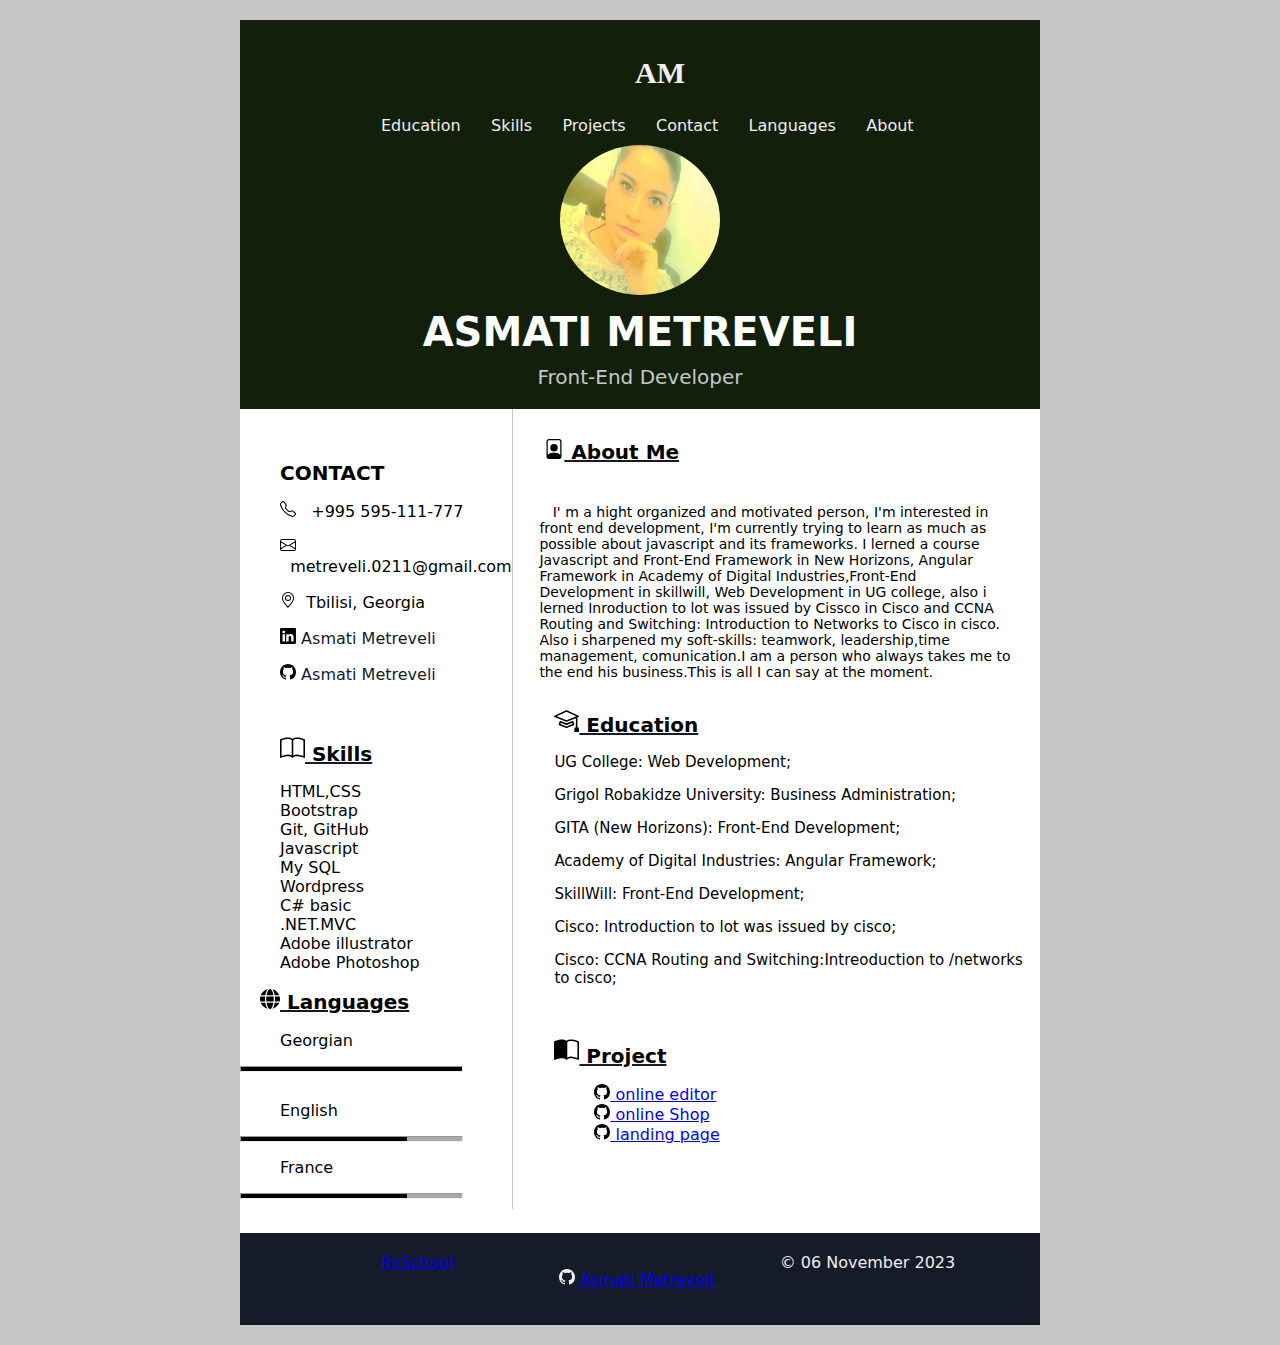
<file: index.html>
<!DOCTYPE html>
<html lang="en">
<head>
    <meta charset="UTF-8">
    <meta name="viewport" content="width=device-width, initial-scale=1.0">
    <title>RS School</title>
    <link rel="stylesheet" href="style.css">
    <link href="https://cdn.jsdelivr.net/npm/bootstrap@5.0.2/dist/css/bootstrap.min.css" rel="stylesheet" integrity="sha384-EVSTQN3/azprG1Anm3QDgpJLIm9Nao0Yz1ztcQTwFspd3yD65VohhpuuCOmLASjC" crossorigin="anonymous">

</head>
<body>
 
   
<section id="main">
     <!-- that is main container -->
      <!-- nav-bar -->
          <div class="top-section">
            <nav class="nav">
                <ul>
                  <li class="logo">  <a class="logo-1" href="#main"><strong>AM</strong> </a></li>
                </ul>
                <ol class="menu">
                  <li class="menu-Item">
                    <a href="#education">Education</a>
                    <div class="nav-animation"></div>
                  </li>
                  <li class="menu-Item">
                    <a href="#skills">Skills</a>
                    <div class="nav-animation"></div>
                  </li>
                  <li class="menu-Item">
                    <a href="#project">Projects</a>
                    <div class="nav-animation"></div>
                  </li>
                  <li class="menu-Item"> 
                    <a href="#contact">Contact</a>
                    <div class="nav-animation"></div></li>
                  <li class="menu-Item">
                    <a href="#languages">Languages</a>
                    <div class="nav-animation"></div>
                  </li>
                  <li class="menu-Item"> 
                    <a href="#about">About</a>
                    <div class="nav-animation"></div></li>
                 
                </ol>
            </nav>
            

            <!-- this is a img and name section -->
            <img src="./img/img.jpg " class="profile" alt="error 404">
            <p class="p1">ASMATI <span>METREVELI</span></p>
            <p class="p2">Front-End Developer</p>
          </div>

          <div class="clearfix">

          </div>
<div class="container">
          <div class="col-4">
            <section id="contact">
            <div class="content-box-contact" style="padding-left:40px;">
                 <h2 class="head">Contact</h2>
                
                 <p class="p3">
                    <svg xmlns="http://www.w3.org/2000/svg" width="16" height="16" fill="currentColor" class="bi bi-telephone" viewBox="0 0 16 16">
                        <path d="M3.654 1.328a.678.678 0 0 0-1.015-.063L1.605 2.3c-.483.484-.661 1.169-.45 1.77a17.568 17.568 0 0 0 4.168 6.608 17.569 17.569 0 0 0 6.608 4.168c.601.211 1.286.033 1.77-.45l1.034-1.034a.678.678 0 0 0-.063-1.015l-2.307-1.794a.678.678 0 0 0-.58-.122l-2.19.547a1.745 1.745 0 0 1-1.657-.459L5.482 8.062a1.745 1.745 0 0 1-.46-1.657l.548-2.19a.678.678 0 0 0-.122-.58L3.654 1.328zM1.884.511a1.745 1.745 0 0 1 2.612.163L6.29 2.98c.329.423.445.974.315 1.494l-.547 2.19a.678.678 0 0 0 .178.643l2.457 2.457a.678.678 0 0 0 .644.178l2.189-.547a1.745 1.745 0 0 1 1.494.315l2.306 1.794c.829.645.905 1.87.163 2.611l-1.034 1.034c-.74.74-1.846 1.065-2.877.702a18.634 18.634 0 0 1-7.01-4.42 18.634 18.634 0 0 1-4.42-7.009c-.362-1.03-.037-2.137.703-2.877L1.885.511z"/>
                      </svg><i class="bi bi-telephone">
                      </i>&nbsp;&nbsp;+995 595-111-777</p>
                      
                 <p class="p3">
                    <svg xmlns="http://www.w3.org/2000/svg" width="16" height="16" fill="currentColor" class="bi bi-envelope" viewBox="0 0 16 16">
                    <path d="M0 4a2 2 0 0 1 2-2h12a2 2 0 0 1 2 2v8a2 2 0 0 1-2 2H2a2 2 0 0 1-2-2zm2-1a1 1 0 0 0-1 1v.217l7 4.2 7-4.2V4a1 1 0 0 0-1-1zm13 2.383-4.708 2.825L15 11.105zm-.034 6.876-5.64-3.471L8 9.583l-1.326-.795-5.64 3.47A1 1 0 0 0 2 13h12a1 1 0 0 0 .966-.741M1 11.105l4.708-2.897L1 5.383z"/>
                  </svg><i class="fa fa-envelope"></i>&nbsp;&nbsp;metreveli.0211@gmail.com</p>
                 <p class="p3">
                    <svg xmlns="http://www.w3.org/2000/svg" width="16" height="16" fill="currentColor" class="bi bi-geo-alt" viewBox="0 0 16 16">
                        <path d="M12.166 8.94c-.524 1.062-1.234 2.12-1.96 3.07A31.493 31.493 0 0 1 8 14.58a31.481 31.481 0 0 1-2.206-2.57c-.726-.95-1.436-2.008-1.96-3.07C3.304 7.867 3 6.862 3 6a5 5 0 0 1 10 0c0 .862-.305 1.867-.834 2.94M8 16s6-5.686 6-10A6 6 0 0 0 2 6c0 4.314 6 10 6 10"/>
                        <path d="M8 8a2 2 0 1 1 0-4 2 2 0 0 1 0 4m0 1a3 3 0 1 0 0-6 3 3 0 0 0 0 6"/>
                      </svg><i class="fa fa-home"></i>&nbsp;&nbsp;Tbilisi, Georgia</p>

                      <p class="p4">
                        <svg xmlns="http://www.w3.org/2000/svg" width="16" height="16" fill="currentColor" class="bi bi-linkedin" viewBox="0 0 16 16">
                            <path d="M0 1.146C0 .513.526 0 1.175 0h13.65C15.474 0 16 .513 16 1.146v13.708c0 .633-.526 1.146-1.175 1.146H1.175C.526 16 0 15.487 0 14.854V1.146zm4.943 12.248V6.169H2.542v7.225h2.401m-1.2-8.212c.837 0 1.358-.554 1.358-1.248-.015-.709-.52-1.248-1.342-1.248-.822 0-1.359.54-1.359 1.248 0 .694.521 1.248 1.327 1.248h.016zm4.908 8.212V9.359c0-.216.016-.432.08-.586.173-.431.568-.878 1.232-.878.869 0 1.216.662 1.216 1.634v3.865h2.401V9.25c0-2.22-1.184-3.252-2.764-3.252-1.274 0-1.845.7-2.165 1.193v.025h-.016a5.54 5.54 0 0 1 .016-.025V6.169h-2.4c.03.678 0 7.225 0 7.225h2.4"/>
                          </svg> <i class="bi bi-linkedin">
                          </i>  <a href="https://www.linkedin.com/in/asmati-metreveli-a02285251/">Asmati Metreveli</a>
                        </p>
                      <p class="p4">
                        <svg xmlns="http://www.w3.org/2000/svg" width="16" height="16" fill="currentColor" class="bi bi-github" viewBox="0 0 16 16">
                          <path d="M8 0C3.58 0 0 3.58 0 8c0 3.54 2.29 6.53 5.47 7.59.4.07.55-.17.55-.38 0-.19-.01-.82-.01-1.49-2.01.37-2.53-.49-2.69-.94-.09-.23-.48-.94-.82-1.13-.28-.15-.68-.52-.01-.53.63-.01 1.08.58 1.23.82.72 1.21 1.87.87 2.33.66.07-.52.28-.87.51-1.07-1.78-.2-3.64-.89-3.64-3.95 0-.87.31-1.59.82-2.15-.08-.2-.36-1.02.08-2.12 0 0 .67-.21 2.2.82.64-.18 1.32-.27 2-.27.68 0 1.36.09 2 .27 1.53-1.04 2.2-.82 2.2-.82.44 1.1.16 1.92.08 2.12.51.56.82 1.27.82 2.15 0 3.07-1.87 3.75-3.65 3.95.29.25.54.73.54 1.48 0 1.07-.01 1.93-.01 2.2 0 .21.15.46.55.38A8.012 8.012 0 0 0 16 8c0-4.42-3.58-8-8-8"/>
                        </svg> <i class="bi bi-linkedin">
                          </i>  <a href="https://github.com/Metreveli-A">Asmati Metreveli</a>
                        </p>
            </div>
                    </section>
                        <br/>
                        <!-- skills code -->
              <section id="skills">
                
                 <h2 class="content-box-skill" style="padding-left:40px;"><svg xmlns="http://www.w3.org/2000/svg" width="25" height="25" fill="currentColor" class="bi bi-book" viewBox="0 0 16 16">
                  <path d="M1 2.828c.885-.37 2.154-.769 3.388-.893 1.33-.134 2.458.063 3.112.752v9.746c-.935-.53-2.12-.603-3.213-.493-1.18.12-2.37.461-3.287.811V2.828zm7.5-.141c.654-.689 1.782-.886 3.112-.752 1.234.124 2.503.523 3.388.893v9.923c-.918-.35-2.107-.692-3.287-.81-1.094-.111-2.278-.039-3.213.492V2.687zM8 1.783C7.015.936 5.587.81 4.287.94c-1.514.153-3.042.672-3.994 1.105A.5.5 0 0 0 0 2.5v11a.5.5 0 0 0 .707.455c.882-.4 2.303-.881 3.68-1.02 1.409-.142 2.59.087 3.223.877a.5.5 0 0 0 .78 0c.633-.79 1.814-1.019 3.222-.877 1.378.139 2.8.62 3.681 1.02A.5.5 0 0 0 16 13.5v-11a.5.5 0 0 0-.293-.455c-.952-.433-2.48-.952-3.994-1.105C10.413.809 8.985.936 8 1.783"/>
                </svg> Skills</h2>
                 <ol class="content-box" style="padding-left:40px;">
                    <li><span>HTML,CSS</span></li>
                  
                    <li><span>Bootstrap</span></li>
                   
                    <li><span>Git, GitHub</span></li>
                  
                    <li><span>Javascript</span></li>
                    
                    <li><span>My SQL</span></li>
                  
                    <li><span>Wordpress</span></li>
                  
                    <li><span>C# basic</span></li>
                   
                    <li><span>.NET.MVC</span></li>
                    
                    <li><span>Adobe illustrator</span></li>
                    
                    <li><span>Adobe Photoshop</span></li>
                    
                 </ol>
                </section>
                
                 
            
          
          <section id="languages">
            <h2 class="content-box-lang" style="padding-left:20px;"><svg xmlns="http://www.w3.org/2000/svg" height="1em"  viewBox="0 0 512 512"><!--! Font Awesome Free 6.4.2 by @fontawesome - https://fontawesome.com License - https://fontawesome.com/license (Commercial License) Copyright 2023 Fonticons, Inc. --><path d="M352 256c0 22.2-1.2 43.6-3.3 64H163.3c-2.2-20.4-3.3-41.8-3.3-64s1.2-43.6 3.3-64H348.7c2.2 20.4 3.3 41.8 3.3 64zm28.8-64H503.9c5.3 20.5 8.1 41.9 8.1 64s-2.8 43.5-8.1 64H380.8c2.1-20.6 3.2-42 3.2-64s-1.1-43.4-3.2-64zm112.6-32H376.7c-10-63.9-29.8-117.4-55.3-151.6c78.3 20.7 142 77.5 171.9 151.6zm-149.1 0H167.7c6.1-36.4 15.5-68.6 27-94.7c10.5-23.6 22.2-40.7 33.5-51.5C239.4 3.2 248.7 0 256 0s16.6 3.2 27.8 13.8c11.3 10.8 23 27.9 33.5 51.5c11.6 26 20.9 58.2 27 94.7zm-209 0H18.6C48.6 85.9 112.2 29.1 190.6 8.4C165.1 42.6 145.3 96.1 135.3 160zM8.1 192H131.2c-2.1 20.6-3.2 42-3.2 64s1.1 43.4 3.2 64H8.1C2.8 299.5 0 278.1 0 256s2.8-43.5 8.1-64zM194.7 446.6c-11.6-26-20.9-58.2-27-94.6H344.3c-6.1 36.4-15.5 68.6-27 94.6c-10.5 23.6-22.2 40.7-33.5 51.5C272.6 508.8 263.3 512 256 512s-16.6-3.2-27.8-13.8c-11.3-10.8-23-27.9-33.5-51.5zM135.3 352c10 63.9 29.8 117.4 55.3 151.6C112.2 482.9 48.6 426.1 18.6 352H135.3zm358.1 0c-30 74.1-93.6 130.9-171.9 151.6c25.5-34.2 45.2-87.7 55.3-151.6H493.4z"/></svg> Languages</h2>

            <p class="p4" style="padding-left:40px;">Georgian</p>
            <hr class="p7">
            <br/>
            <p class="p4" style="padding-left:40px;">English</p>
            <hr/>
            <p class="p4" style="padding-left:40px;">France</p>
            <hr/>
           <br/>

         </section>


        </div>
    
    
    <div class="line">

    </div>
          <div class="col-8">
            <div class="content-box">
                <section id="about">
                    <h3 class="about-me"><svg xmlns="http://www.w3.org/2000/svg" width="20" height="20" fill="currentColor" class="bi bi-file-person" viewBox="0 0 16 16">
                      <path d="M12 1a1 1 0 0 1 1 1v10.755S12 11 8 11s-5 1.755-5 1.755V2a1 1 0 0 1 1-1zM4 0a2 2 0 0 0-2 2v12a2 2 0 0 0 2 2h8a2 2 0 0 0 2-2V2a2 2 0 0 0-2-2z"/>
                      <path d="M8 10a3 3 0 1 0 0-6 3 3 0 0 0 0 6"/>
                    </svg> About Me</h3>
                    <p class="about" style="font-size: 14px; ">
                        &nbsp&nbsp I' m a hight organized and motivated person, I'm interested in front end development, I'm currently trying to learn as much as possible about javascript and its frameworks.
                         I lerned a course Javascript and Front-End Framework in New Horizons, Angular Framework in Academy of Digital Industries,Front-End Development in skillwill, Web Development in UG college, also i lerned Inroduction to lot was issued by Cissco in Cisco and CCNA Routing and Switching: Introduction to Networks to Cisco in cisco.
                         Also i sharpened my soft-skills: teamwork, leadership,time management, comunication.I am a person who always takes me to the end
                         his business.This is all I can say at the moment.
                    </p>
                </section> 
                <section id="education">
                  <h2  class="education"  style="padding-left:40px;">
                    <svg xmlns="http://www.w3.org/2000/svg" width="25" height="25" fill="currentColor" class="bi bi-mortarboard" viewBox="0 0 16 16">
                      <path d="M8.211 2.047a.5.5 0 0 0-.422 0l-7.5 3.5a.5.5 0 0 0 .025.917l7.5 3a.5.5 0 0 0 .372 0L14 7.14V13a1 1 0 0 0-1 1v2h3v-2a1 1 0 0 0-1-1V6.739l.686-.275a.5.5 0 0 0 .025-.917l-7.5-3.5ZM8 8.46 1.758 5.965 8 3.052l6.242 2.913z"/>
                      <path d="M4.176 9.032a.5.5 0 0 0-.656.327l-.5 1.7a.5.5 0 0 0 .294.605l4.5 1.8a.5.5 0 0 0 .372 0l4.5-1.8a.5.5 0 0 0 .294-.605l-.5-1.7a.5.5 0 0 0-.656-.327L8 10.466zm-.068 1.873.22-.748 3.496 1.311a.5.5 0 0 0 .352 0l3.496-1.311.22.748L8 12.46l-3.892-1.556Z"/>
                    </svg> Education</h2>
                  <ol class="education-li" style="padding-left:40px;"><a>UG College: Web Development;</a></ol>
                  <ol class="education-li" style="padding-left:40px;"><a>Grigol Robakidze University: Business Administration</a>;</ol>
                  <ol class="education-li" style="padding-left:40px;"><a>GITA (New Horizons): Front-End Development;</a></ol>
                  <ol class="education-li" style="padding-left:40px;"><a>Academy of Digital Industries: Angular Framework</a>;</ol>
                  <ol class="education-li" style="padding-left:40px;"><a>SkillWill: Front-End Development;</a></ol>
                  <ol class="education-li" style="padding-left:40px;"><a>Cisco: Introduction to lot was issued by cisco;</a></ol>
                  <ol class="education-li" style="padding-left:40px;"><a>Cisco: CCNA Routing and Switching:Intreoduction to /networks to cisco;</a></ol>
                </section>  
                <br>
                
                <section id="project">
                   <h2 class="project" style="padding-left:40px; "><svg xmlns="http://www.w3.org/2000/svg" width="25" height="25" fill="currentColor" class="bi bi-book-half" viewBox="0 0 16 16">
                    <path d="M8.5 2.687c.654-.689 1.782-.886 3.112-.752 1.234.124 2.503.523 3.388.893v9.923c-.918-.35-2.107-.692-3.287-.81-1.094-.111-2.278-.039-3.213.492V2.687zM8 1.783C7.015.936 5.587.81 4.287.94c-1.514.153-3.042.672-3.994 1.105A.5.5 0 0 0 0 2.5v11a.5.5 0 0 0 .707.455c.882-.4 2.303-.881 3.68-1.02 1.409-.142 2.59.087 3.223.877a.5.5 0 0 0 .78 0c.633-.79 1.814-1.019 3.222-.877 1.378.139 2.8.62 3.681 1.02A.5.5 0 0 0 16 13.5v-11a.5.5 0 0 0-.293-.455c-.952-.433-2.48-.952-3.994-1.105C10.413.809 8.985.936 8 1.783"/>
                  </svg> Project</h2>
                 
                  <!-- აქ ჩავამატე ულ  და ლი გავხად შვილობილი -->
                 <ul>
                   <li class="links" style="padding-left:40px; cursor: pointer; list-style-type: none;"><svg xmlns="http://www.w3.org/2000/svg" width="16" height="16" fill="currentColor" class="bi bi-github" viewBox="0 0 16 16">
                    <path d="M8 0C3.58 0 0 3.58 0 8c0 3.54 2.29 6.53 5.47 7.59.4.07.55-.17.55-.38 0-.19-.01-.82-.01-1.49-2.01.37-2.53-.49-2.69-.94-.09-.23-.48-.94-.82-1.13-.28-.15-.68-.52-.01-.53.63-.01 1.08.58 1.23.82.72 1.21 1.87.87 2.33.66.07-.52.28-.87.51-1.07-1.78-.2-3.64-.89-3.64-3.95 0-.87.31-1.59.82-2.15-.08-.2-.36-1.02.08-2.12 0 0 .67-.21 2.2.82.64-.18 1.32-.27 2-.27.68 0 1.36.09 2 .27 1.53-1.04 2.2-.82 2.2-.82.44 1.1.16 1.92.08 2.12.51.56.82 1.27.82 2.15 0 3.07-1.87 3.75-3.65 3.95.29.25.54.73.54 1.48 0 1.07-.01 1.93-.01 2.2 0 .21.15.46.55.38A8.012 8.012 0 0 0 16 8c0-4.42-3.58-8-8-8"/>
                  </svg><a href=" https://github.com/Metreveli-A/online-editor"> online editor</a></li>
                  <li class="links" style="padding-left:40px; cursor: pointer; list-style-type: none;"><svg xmlns="http://www.w3.org/2000/svg" width="16" height="16" fill="currentColor" class="bi bi-github" viewBox="0 0 16 16">
                    <path d="M8 0C3.58 0 0 3.58 0 8c0 3.54 2.29 6.53 5.47 7.59.4.07.55-.17.55-.38 0-.19-.01-.82-.01-1.49-2.01.37-2.53-.49-2.69-.94-.09-.23-.48-.94-.82-1.13-.28-.15-.68-.52-.01-.53.63-.01 1.08.58 1.23.82.72 1.21 1.87.87 2.33.66.07-.52.28-.87.51-1.07-1.78-.2-3.64-.89-3.64-3.95 0-.87.31-1.59.82-2.15-.08-.2-.36-1.02.08-2.12 0 0 .67-.21 2.2.82.64-.18 1.32-.27 2-.27.68 0 1.36.09 2 .27 1.53-1.04 2.2-.82 2.2-.82.44 1.1.16 1.92.08 2.12.51.56.82 1.27.82 2.15 0 3.07-1.87 3.75-3.65 3.95.29.25.54.73.54 1.48 0 1.07-.01 1.93-.01 2.2 0 .21.15.46.55.38A8.012 8.012 0 0 0 16 8c0-4.42-3.58-8-8-8"/>
                  </svg><a href=" https://metreveli-a.github.io/onlineShop-project/"> online Shop</a></li>
                
                  <li class="links" style="padding-left:40px; cursor: pointer; list-style-type: none;"><svg xmlns="http://www.w3.org/2000/svg" width="16" height="16" fill="currentColor" class="bi bi-github" viewBox="0 0 16 16">
                    <path d="M8 0C3.58 0 0 3.58 0 8c0 3.54 2.29 6.53 5.47 7.59.4.07.55-.17.55-.38 0-.19-.01-.82-.01-1.49-2.01.37-2.53-.49-2.69-.94-.09-.23-.48-.94-.82-1.13-.28-.15-.68-.52-.01-.53.63-.01 1.08.58 1.23.82.72 1.21 1.87.87 2.33.66.07-.52.28-.87.51-1.07-1.78-.2-3.64-.89-3.64-3.95 0-.87.31-1.59.82-2.15-.08-.2-.36-1.02.08-2.12 0 0 .67-.21 2.2.82.64-.18 1.32-.27 2-.27.68 0 1.36.09 2 .27 1.53-1.04 2.2-.82 2.2-.82.44 1.1.16 1.92.08 2.12.51.56.82 1.27.82 2.15 0 3.07-1.87 3.75-3.65 3.95.29.25.54.73.54 1.48 0 1.07-.01 1.93-.01 2.2 0 .21.15.46.55.38A8.012 8.012 0 0 0 16 8c0-4.42-3.58-8-8-8"/>
                  </svg><a href=" https://metreveli-a.github.io/page-with-responsive/"> landing page</a></li></section>
              </ul>
                </div>
        </div>
      
  
</div>

<footer>
    <p class="link-rsschool"><a href="https://rs.school/js-en/">RsSchool</a></p>   
    <p class="github-link" href=" https://github.com/Metreveli-A"> <a class="links-git" style="padding-left:40px; cursor: pointer;  list-style-type: none;"><svg xmlns="http://www.w3.org/2000/svg" width="16" height="16" fill="currentColor" class="bi bi-github" viewBox="0 0 16 16">
      <path d="M8 0C3.58 0 0 3.58 0 8c0 3.54 2.29 6.53 5.47 7.59.4.07.55-.17.55-.38 0-.19-.01-.82-.01-1.49-2.01.37-2.53-.49-2.69-.94-.09-.23-.48-.94-.82-1.13-.28-.15-.68-.52-.01-.53.63-.01 1.08.58 1.23.82.72 1.21 1.87.87 2.33.66.07-.52.28-.87.51-1.07-1.78-.2-3.64-.89-3.64-3.95 0-.87.31-1.59.82-2.15-.08-.2-.36-1.02.08-2.12 0 0 .67-.21 2.2.82.64-.18 1.32-.27 2-.27.68 0 1.36.09 2 .27 1.53-1.04 2.2-.82 2.2-.82.44 1.1.16 1.92.08 2.12.51.56.82 1.27.82 2.15 0 3.07-1.87 3.75-3.65 3.95.29.25.54.73.54 1.48 0 1.07-.01 1.93-.01 2.2 0 .21.15.46.55.38A8.012 8.012 0 0 0 16 8c0-4.42-3.58-8-8-8"/>
    </svg><a href=" https://github.com/Metreveli-A"> Asmati Metreveli</a></p>
    <p class="data">© 06 November 2023</p>
  
</footer>
</section>
</body>
</html>
</file>
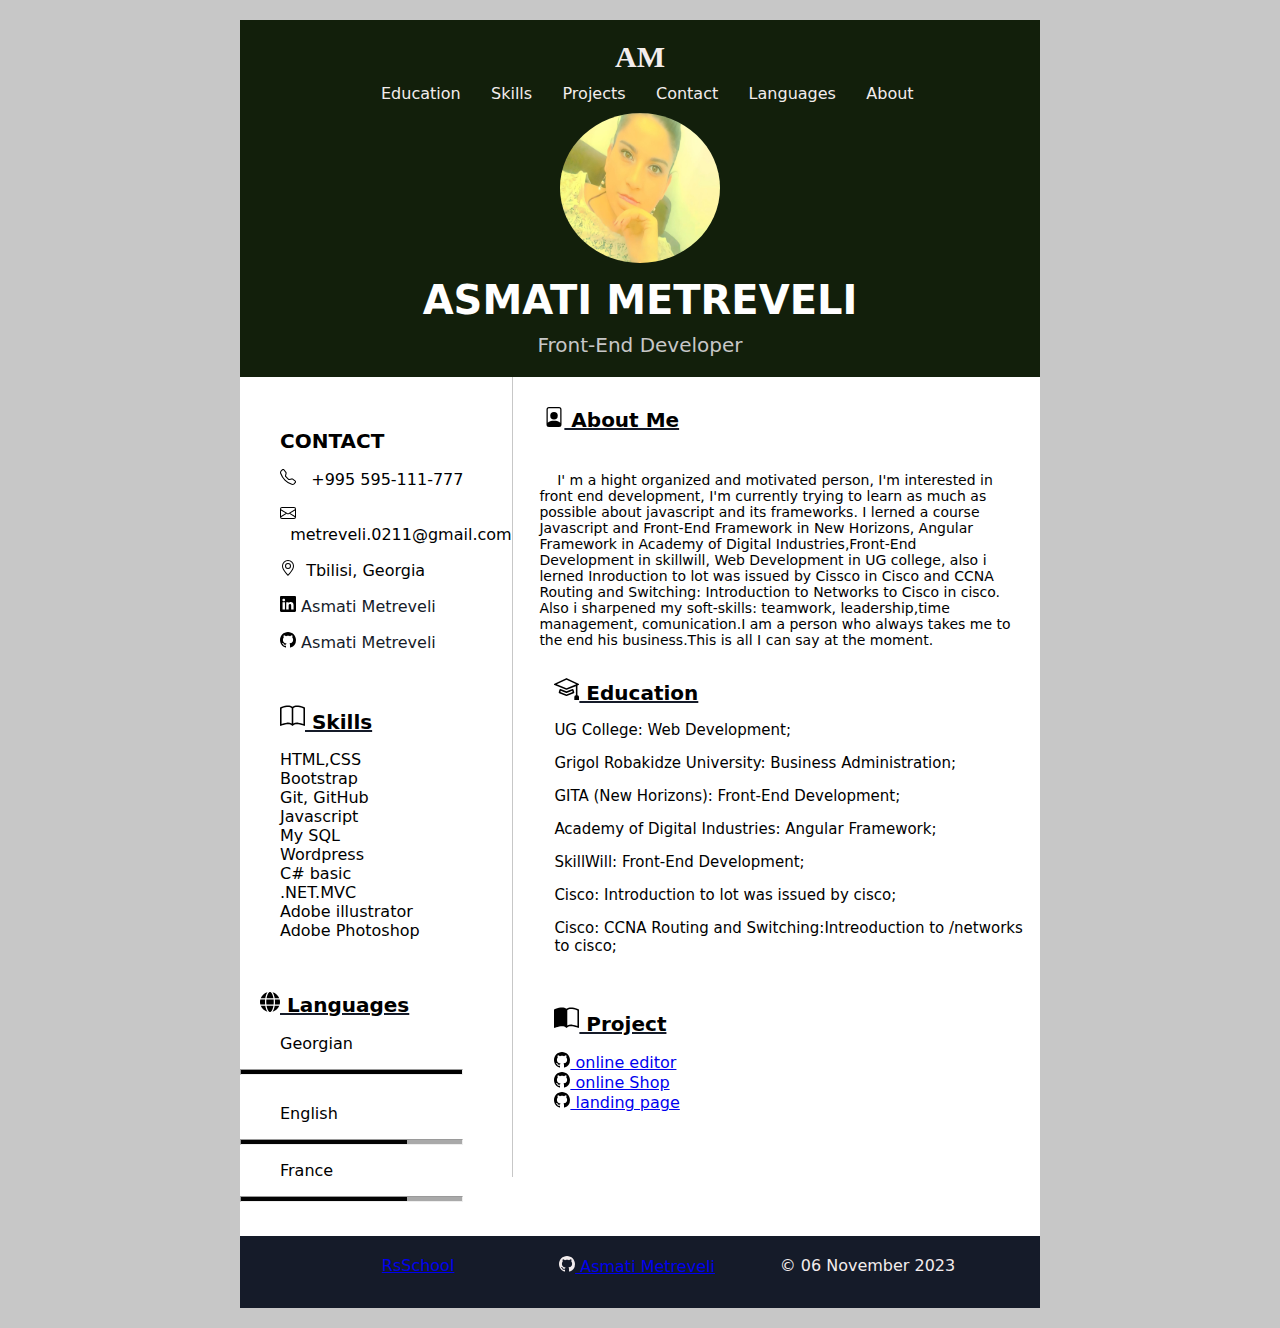
<file: assets/index.html>
<!DOCTYPE html>
<html lang="en">
<head>
    <meta charset="UTF-8">
    <meta name="viewport" content="width=device-width, initial-scale=1.0">
    <title>RS School</title>
    <link rel="stylesheet" href="style.css">
    <link href="https://cdn.jsdelivr.net/npm/bootstrap@5.0.2/dist/css/bootstrap.min.css" rel="stylesheet" integrity="sha384-EVSTQN3/azprG1Anm3QDgpJLIm9Nao0Yz1ztcQTwFspd3yD65VohhpuuCOmLASjC" crossorigin="anonymous">

</head>
<body>
 
   
<section id="main">
    <!-- nav-bar -->

     <!-- that is main container -->
          <div class="top-section">
            <nav class="nav">
                <div class="logo">
                    <a class="logo-1" href="#main"><strong>AM</strong> </a>
                </div>
                <div class="menu">
                    <div class="menu-Item">
                        <a href="#education">Education</a>
                        <div class="nav-animation"></div>
                    </div>
                    <div class="menu-Item">
                        <a href="#skills">Skills</a>
                        <div class="nav-animation"></div>
                    </div>
                    <div class="menu-Item">
                        <a href="#project">Projects</a>
                        <div class="nav-animation"></div>
                    </div>
                    <div class="menu-Item">
                        <a href="#contact">Contact</a>
                        <div class="nav-animation"></div>
                    </div>
                    <div class="menu-Item">
                        <a href="#languages">Languages</a>
                        <div class="nav-animation"></div>
                    </div>
                    <div class="menu-Item">
                        <a href="#about">About</a>
                        <div class="nav-animation"></div>
                    </div>
                </div>
            </nav>
            </nav>

            <!-- this is a img and name section -->
            <img src="./img/img.jpg " class="profile">
            <p class="p1">ASMATI <span>METREVELI</span></p>
            <p class="p2">Front-End Developer</p>
          </div>

          <div class="clearfix">

          </div>
<div class="container">
          <div class="col-4">
            <section id="contact">
            <div class="content-box-contact" style="padding-left:40px;">
                 <h2 class="head">Contact</h2>
                
                 <p class="p3">
                    <svg xmlns="http://www.w3.org/2000/svg" width="16" height="16" fill="currentColor" class="bi bi-telephone" viewBox="0 0 16 16">
                        <path d="M3.654 1.328a.678.678 0 0 0-1.015-.063L1.605 2.3c-.483.484-.661 1.169-.45 1.77a17.568 17.568 0 0 0 4.168 6.608 17.569 17.569 0 0 0 6.608 4.168c.601.211 1.286.033 1.77-.45l1.034-1.034a.678.678 0 0 0-.063-1.015l-2.307-1.794a.678.678 0 0 0-.58-.122l-2.19.547a1.745 1.745 0 0 1-1.657-.459L5.482 8.062a1.745 1.745 0 0 1-.46-1.657l.548-2.19a.678.678 0 0 0-.122-.58L3.654 1.328zM1.884.511a1.745 1.745 0 0 1 2.612.163L6.29 2.98c.329.423.445.974.315 1.494l-.547 2.19a.678.678 0 0 0 .178.643l2.457 2.457a.678.678 0 0 0 .644.178l2.189-.547a1.745 1.745 0 0 1 1.494.315l2.306 1.794c.829.645.905 1.87.163 2.611l-1.034 1.034c-.74.74-1.846 1.065-2.877.702a18.634 18.634 0 0 1-7.01-4.42 18.634 18.634 0 0 1-4.42-7.009c-.362-1.03-.037-2.137.703-2.877L1.885.511z"/>
                      </svg><i class="bi bi-telephone">
                      </i>&nbsp;&nbsp;+995 595-111-777</p>
                      
                 <p class="p3">
                    <svg xmlns="http://www.w3.org/2000/svg" width="16" height="16" fill="currentColor" class="bi bi-envelope" viewBox="0 0 16 16">
                    <path d="M0 4a2 2 0 0 1 2-2h12a2 2 0 0 1 2 2v8a2 2 0 0 1-2 2H2a2 2 0 0 1-2-2zm2-1a1 1 0 0 0-1 1v.217l7 4.2 7-4.2V4a1 1 0 0 0-1-1zm13 2.383-4.708 2.825L15 11.105zm-.034 6.876-5.64-3.471L8 9.583l-1.326-.795-5.64 3.47A1 1 0 0 0 2 13h12a1 1 0 0 0 .966-.741M1 11.105l4.708-2.897L1 5.383z"/>
                  </svg><i class="fa fa-envelope"></i>&nbsp;&nbsp;metreveli.0211@gmail.com</p>
                 <p class="p3">
                    <svg xmlns="http://www.w3.org/2000/svg" width="16" height="16" fill="currentColor" class="bi bi-geo-alt" viewBox="0 0 16 16">
                        <path d="M12.166 8.94c-.524 1.062-1.234 2.12-1.96 3.07A31.493 31.493 0 0 1 8 14.58a31.481 31.481 0 0 1-2.206-2.57c-.726-.95-1.436-2.008-1.96-3.07C3.304 7.867 3 6.862 3 6a5 5 0 0 1 10 0c0 .862-.305 1.867-.834 2.94M8 16s6-5.686 6-10A6 6 0 0 0 2 6c0 4.314 6 10 6 10"/>
                        <path d="M8 8a2 2 0 1 1 0-4 2 2 0 0 1 0 4m0 1a3 3 0 1 0 0-6 3 3 0 0 0 0 6"/>
                      </svg><i class="fa fa-home"></i>&nbsp;&nbsp;Tbilisi, Georgia</p>

                      <p class="p4">
                        <svg xmlns="http://www.w3.org/2000/svg" width="16" height="16" fill="currentColor" class="bi bi-linkedin" viewBox="0 0 16 16">
                            <path d="M0 1.146C0 .513.526 0 1.175 0h13.65C15.474 0 16 .513 16 1.146v13.708c0 .633-.526 1.146-1.175 1.146H1.175C.526 16 0 15.487 0 14.854V1.146zm4.943 12.248V6.169H2.542v7.225h2.401m-1.2-8.212c.837 0 1.358-.554 1.358-1.248-.015-.709-.52-1.248-1.342-1.248-.822 0-1.359.54-1.359 1.248 0 .694.521 1.248 1.327 1.248h.016zm4.908 8.212V9.359c0-.216.016-.432.08-.586.173-.431.568-.878 1.232-.878.869 0 1.216.662 1.216 1.634v3.865h2.401V9.25c0-2.22-1.184-3.252-2.764-3.252-1.274 0-1.845.7-2.165 1.193v.025h-.016a5.54 5.54 0 0 1 .016-.025V6.169h-2.4c.03.678 0 7.225 0 7.225h2.4"/>
                          </svg> <i class="bi bi-linkedin">
                          </i>  <a href="https://www.linkedin.com/in/asmati-metreveli-a02285251/">Asmati Metreveli</a>
                        </p>
                      <p class="p4">
                        <svg xmlns="http://www.w3.org/2000/svg" width="16" height="16" fill="currentColor" class="bi bi-github" viewBox="0 0 16 16">
                          <path d="M8 0C3.58 0 0 3.58 0 8c0 3.54 2.29 6.53 5.47 7.59.4.07.55-.17.55-.38 0-.19-.01-.82-.01-1.49-2.01.37-2.53-.49-2.69-.94-.09-.23-.48-.94-.82-1.13-.28-.15-.68-.52-.01-.53.63-.01 1.08.58 1.23.82.72 1.21 1.87.87 2.33.66.07-.52.28-.87.51-1.07-1.78-.2-3.64-.89-3.64-3.95 0-.87.31-1.59.82-2.15-.08-.2-.36-1.02.08-2.12 0 0 .67-.21 2.2.82.64-.18 1.32-.27 2-.27.68 0 1.36.09 2 .27 1.53-1.04 2.2-.82 2.2-.82.44 1.1.16 1.92.08 2.12.51.56.82 1.27.82 2.15 0 3.07-1.87 3.75-3.65 3.95.29.25.54.73.54 1.48 0 1.07-.01 1.93-.01 2.2 0 .21.15.46.55.38A8.012 8.012 0 0 0 16 8c0-4.42-3.58-8-8-8"/>
                        </svg> <i class="bi bi-linkedin">
                          </i>  <a href="https://github.com/Metreveli-A">Asmati Metreveli</a>
                        </p>
                        
                    </section>
                        <br/>
                        <!-- skills code -->
              <section id="skills">
                
                 <h2 class="content-box-skill" style="padding-left:40px;"><svg xmlns="http://www.w3.org/2000/svg" width="25" height="25" fill="currentColor" class="bi bi-book" viewBox="0 0 16 16">
                  <path d="M1 2.828c.885-.37 2.154-.769 3.388-.893 1.33-.134 2.458.063 3.112.752v9.746c-.935-.53-2.12-.603-3.213-.493-1.18.12-2.37.461-3.287.811V2.828zm7.5-.141c.654-.689 1.782-.886 3.112-.752 1.234.124 2.503.523 3.388.893v9.923c-.918-.35-2.107-.692-3.287-.81-1.094-.111-2.278-.039-3.213.492V2.687zM8 1.783C7.015.936 5.587.81 4.287.94c-1.514.153-3.042.672-3.994 1.105A.5.5 0 0 0 0 2.5v11a.5.5 0 0 0 .707.455c.882-.4 2.303-.881 3.68-1.02 1.409-.142 2.59.087 3.223.877a.5.5 0 0 0 .78 0c.633-.79 1.814-1.019 3.222-.877 1.378.139 2.8.62 3.681 1.02A.5.5 0 0 0 16 13.5v-11a.5.5 0 0 0-.293-.455c-.952-.433-2.48-.952-3.994-1.105C10.413.809 8.985.936 8 1.783"/>
                </svg> Skills</h2>
                
                 <ul class="content-box" style="padding-left:40px;">
                    <li><span>HTML,CSS</span></li>
                  
                    <li><span>Bootstrap</span></li>
                   
                    <li><span>Git, GitHub</span></li>
                  
                    <li><span>Javascript</span></li>
                    
                    <li><span>My SQL</span></li>
                  
                    <li><span>Wordpress</span></li>
                  
                    <li><span>C# basic</span></li>
                   
                    <li><span>.NET.MVC</span></li>
                    
                    <li><span>Adobe illustrator</span></li>
                    
                    <li><span>Adobe Photoshop</span></li>
                    
                 </ul>
                </section>
                <br/>
                 
            
          
          <section id="languages">
            <h2 class="content-box-lang" style="padding-left:20px;"><svg xmlns="http://www.w3.org/2000/svg" height="1em"  viewBox="0 0 512 512"><!--! Font Awesome Free 6.4.2 by @fontawesome - https://fontawesome.com License - https://fontawesome.com/license (Commercial License) Copyright 2023 Fonticons, Inc. --><path d="M352 256c0 22.2-1.2 43.6-3.3 64H163.3c-2.2-20.4-3.3-41.8-3.3-64s1.2-43.6 3.3-64H348.7c2.2 20.4 3.3 41.8 3.3 64zm28.8-64H503.9c5.3 20.5 8.1 41.9 8.1 64s-2.8 43.5-8.1 64H380.8c2.1-20.6 3.2-42 3.2-64s-1.1-43.4-3.2-64zm112.6-32H376.7c-10-63.9-29.8-117.4-55.3-151.6c78.3 20.7 142 77.5 171.9 151.6zm-149.1 0H167.7c6.1-36.4 15.5-68.6 27-94.7c10.5-23.6 22.2-40.7 33.5-51.5C239.4 3.2 248.7 0 256 0s16.6 3.2 27.8 13.8c11.3 10.8 23 27.9 33.5 51.5c11.6 26 20.9 58.2 27 94.7zm-209 0H18.6C48.6 85.9 112.2 29.1 190.6 8.4C165.1 42.6 145.3 96.1 135.3 160zM8.1 192H131.2c-2.1 20.6-3.2 42-3.2 64s1.1 43.4 3.2 64H8.1C2.8 299.5 0 278.1 0 256s2.8-43.5 8.1-64zM194.7 446.6c-11.6-26-20.9-58.2-27-94.6H344.3c-6.1 36.4-15.5 68.6-27 94.6c-10.5 23.6-22.2 40.7-33.5 51.5C272.6 508.8 263.3 512 256 512s-16.6-3.2-27.8-13.8c-11.3-10.8-23-27.9-33.5-51.5zM135.3 352c10 63.9 29.8 117.4 55.3 151.6C112.2 482.9 48.6 426.1 18.6 352H135.3zm358.1 0c-30 74.1-93.6 130.9-171.9 151.6c25.5-34.2 45.2-87.7 55.3-151.6H493.4z"/></svg> Languages</h2>

            <p class="p4" style="padding-left:40px;">Georgian</p>
            <hr class="p7">
            <br/>
            <p class="p4" style="padding-left:40px;">English</p>
            <hr/>
            <p class="p4" style="padding-left:40px;">France</p>
            <hr/>
           <br/>

         </section>


        </div>
    
    
    <div class="line">

    </div>
          <div class="col-8">
            <div class="content-box">
                <section id="about">
                    <h3 class="about-me"><svg xmlns="http://www.w3.org/2000/svg" width="20" height="20" fill="currentColor" class="bi bi-file-person" viewBox="0 0 16 16">
                      <path d="M12 1a1 1 0 0 1 1 1v10.755S12 11 8 11s-5 1.755-5 1.755V2a1 1 0 0 1 1-1zM4 0a2 2 0 0 0-2 2v12a2 2 0 0 0 2 2h8a2 2 0 0 0 2-2V2a2 2 0 0 0-2-2z"/>
                      <path d="M8 10a3 3 0 1 0 0-6 3 3 0 0 0 0 6"/>
                    </svg> About Me</h3>
                    <p class="about" style="font-size: 14px; ">
                        &nbsp &nbsp I' m a hight organized and motivated person, I'm interested in front end development, I'm currently trying to learn as much as possible about javascript and its frameworks.
                         I lerned a course Javascript and Front-End Framework in New Horizons, Angular Framework in Academy of Digital Industries,Front-End Development in skillwill, Web Development in UG college, also i lerned Inroduction to lot was issued by Cissco in Cisco and CCNA Routing and Switching: Introduction to Networks to Cisco in cisco.
                         Also i sharpened my soft-skills: teamwork, leadership,time management, comunication.I am a person who always takes me to the end
                         his business.This is all I can say at the moment.
                    </p>
                </section> 
                <section id="education">
                  <h2  class="education"  style="padding-left:40px;">
                    <svg xmlns="http://www.w3.org/2000/svg" width="25" height="25" fill="currentColor" class="bi bi-mortarboard" viewBox="0 0 16 16">
                      <path d="M8.211 2.047a.5.5 0 0 0-.422 0l-7.5 3.5a.5.5 0 0 0 .025.917l7.5 3a.5.5 0 0 0 .372 0L14 7.14V13a1 1 0 0 0-1 1v2h3v-2a1 1 0 0 0-1-1V6.739l.686-.275a.5.5 0 0 0 .025-.917l-7.5-3.5ZM8 8.46 1.758 5.965 8 3.052l6.242 2.913z"/>
                      <path d="M4.176 9.032a.5.5 0 0 0-.656.327l-.5 1.7a.5.5 0 0 0 .294.605l4.5 1.8a.5.5 0 0 0 .372 0l4.5-1.8a.5.5 0 0 0 .294-.605l-.5-1.7a.5.5 0 0 0-.656-.327L8 10.466zm-.068 1.873.22-.748 3.496 1.311a.5.5 0 0 0 .352 0l3.496-1.311.22.748L8 12.46l-3.892-1.556Z"/>
                    </svg> Education</h2>
                  <ol class="education-li" style="padding-left:40px;">UG College: Web Development;</ol>
                  <ol class="education-li" style="padding-left:40px;">Grigol Robakidze University: Business Administration;</ol>
                  <ol class="education-li" style="padding-left:40px;">GITA (New Horizons): Front-End Development;</ol>
                  <ol class="education-li" style="padding-left:40px;">Academy of Digital Industries: Angular Framework;</ol>
                  <ol class="education-li" style="padding-left:40px;">SkillWill: Front-End Development;</ol>
                  <ol class="education-li" style="padding-left:40px;">Cisco: Introduction to lot was issued by cisco;</ol>
                  <ol class="education-li" style="padding-left:40px;">Cisco: CCNA Routing and Switching:Intreoduction to /networks to cisco;</ol>
                </section>  
                <br>
                
                <section id="project">
                   <h2 class="project" style="padding-left:40px; "><svg xmlns="http://www.w3.org/2000/svg" width="25" height="25" fill="currentColor" class="bi bi-book-half" viewBox="0 0 16 16">
                    <path d="M8.5 2.687c.654-.689 1.782-.886 3.112-.752 1.234.124 2.503.523 3.388.893v9.923c-.918-.35-2.107-.692-3.287-.81-1.094-.111-2.278-.039-3.213.492V2.687zM8 1.783C7.015.936 5.587.81 4.287.94c-1.514.153-3.042.672-3.994 1.105A.5.5 0 0 0 0 2.5v11a.5.5 0 0 0 .707.455c.882-.4 2.303-.881 3.68-1.02 1.409-.142 2.59.087 3.223.877a.5.5 0 0 0 .78 0c.633-.79 1.814-1.019 3.222-.877 1.378.139 2.8.62 3.681 1.02A.5.5 0 0 0 16 13.5v-11a.5.5 0 0 0-.293-.455c-.952-.433-2.48-.952-3.994-1.105C10.413.809 8.985.936 8 1.783"/>
                  </svg> Project</h2>
                   <li class="links" style="padding-left:40px; cursor: pointer; list-style-type: none;"><svg xmlns="http://www.w3.org/2000/svg" width="16" height="16" fill="currentColor" class="bi bi-github" viewBox="0 0 16 16">
                    <path d="M8 0C3.58 0 0 3.58 0 8c0 3.54 2.29 6.53 5.47 7.59.4.07.55-.17.55-.38 0-.19-.01-.82-.01-1.49-2.01.37-2.53-.49-2.69-.94-.09-.23-.48-.94-.82-1.13-.28-.15-.68-.52-.01-.53.63-.01 1.08.58 1.23.82.72 1.21 1.87.87 2.33.66.07-.52.28-.87.51-1.07-1.78-.2-3.64-.89-3.64-3.95 0-.87.31-1.59.82-2.15-.08-.2-.36-1.02.08-2.12 0 0 .67-.21 2.2.82.64-.18 1.32-.27 2-.27.68 0 1.36.09 2 .27 1.53-1.04 2.2-.82 2.2-.82.44 1.1.16 1.92.08 2.12.51.56.82 1.27.82 2.15 0 3.07-1.87 3.75-3.65 3.95.29.25.54.73.54 1.48 0 1.07-.01 1.93-.01 2.2 0 .21.15.46.55.38A8.012 8.012 0 0 0 16 8c0-4.42-3.58-8-8-8"/>
                  </svg><a href=" https://github.com/Metreveli-A/online-editor"> online editor</a></li>
                  <li class="links" style="padding-left:40px; cursor: pointer; list-style-type: none;"><svg xmlns="http://www.w3.org/2000/svg" width="16" height="16" fill="currentColor" class="bi bi-github" viewBox="0 0 16 16">
                    <path d="M8 0C3.58 0 0 3.58 0 8c0 3.54 2.29 6.53 5.47 7.59.4.07.55-.17.55-.38 0-.19-.01-.82-.01-1.49-2.01.37-2.53-.49-2.69-.94-.09-.23-.48-.94-.82-1.13-.28-.15-.68-.52-.01-.53.63-.01 1.08.58 1.23.82.72 1.21 1.87.87 2.33.66.07-.52.28-.87.51-1.07-1.78-.2-3.64-.89-3.64-3.95 0-.87.31-1.59.82-2.15-.08-.2-.36-1.02.08-2.12 0 0 .67-.21 2.2.82.64-.18 1.32-.27 2-.27.68 0 1.36.09 2 .27 1.53-1.04 2.2-.82 2.2-.82.44 1.1.16 1.92.08 2.12.51.56.82 1.27.82 2.15 0 3.07-1.87 3.75-3.65 3.95.29.25.54.73.54 1.48 0 1.07-.01 1.93-.01 2.2 0 .21.15.46.55.38A8.012 8.012 0 0 0 16 8c0-4.42-3.58-8-8-8"/>
                  </svg><a href=" https://metreveli-a.github.io/onlineShop-project/"> online Shop</a></li>
                
                  <li class="links" style="padding-left:40px; cursor: pointer; list-style-type: none;"><svg xmlns="http://www.w3.org/2000/svg" width="16" height="16" fill="currentColor" class="bi bi-github" viewBox="0 0 16 16">
                    <path d="M8 0C3.58 0 0 3.58 0 8c0 3.54 2.29 6.53 5.47 7.59.4.07.55-.17.55-.38 0-.19-.01-.82-.01-1.49-2.01.37-2.53-.49-2.69-.94-.09-.23-.48-.94-.82-1.13-.28-.15-.68-.52-.01-.53.63-.01 1.08.58 1.23.82.72 1.21 1.87.87 2.33.66.07-.52.28-.87.51-1.07-1.78-.2-3.64-.89-3.64-3.95 0-.87.31-1.59.82-2.15-.08-.2-.36-1.02.08-2.12 0 0 .67-.21 2.2.82.64-.18 1.32-.27 2-.27.68 0 1.36.09 2 .27 1.53-1.04 2.2-.82 2.2-.82.44 1.1.16 1.92.08 2.12.51.56.82 1.27.82 2.15 0 3.07-1.87 3.75-3.65 3.95.29.25.54.73.54 1.48 0 1.07-.01 1.93-.01 2.2 0 .21.15.46.55.38A8.012 8.012 0 0 0 16 8c0-4.42-3.58-8-8-8"/>
                  </svg><a href=" https://metreveli-a.github.io/page-with-responsive/"> landing page</a></li></section>
            </div>
        </div>
      
  
</div>

<footer>
    <p class="link-rsschool"><a href="https://rs.school/js-en/">RsSchool</a></p>   
    <p class="github-link"> <li class="links-git" style="padding-left:40px; cursor: pointer;  list-style-type: none;"><svg xmlns="http://www.w3.org/2000/svg" width="16" height="16" fill="currentColor" class="bi bi-github" viewBox="0 0 16 16">
      <path d="M8 0C3.58 0 0 3.58 0 8c0 3.54 2.29 6.53 5.47 7.59.4.07.55-.17.55-.38 0-.19-.01-.82-.01-1.49-2.01.37-2.53-.49-2.69-.94-.09-.23-.48-.94-.82-1.13-.28-.15-.68-.52-.01-.53.63-.01 1.08.58 1.23.82.72 1.21 1.87.87 2.33.66.07-.52.28-.87.51-1.07-1.78-.2-3.64-.89-3.64-3.95 0-.87.31-1.59.82-2.15-.08-.2-.36-1.02.08-2.12 0 0 .67-.21 2.2.82.64-.18 1.32-.27 2-.27.68 0 1.36.09 2 .27 1.53-1.04 2.2-.82 2.2-.82.44 1.1.16 1.92.08 2.12.51.56.82 1.27.82 2.15 0 3.07-1.87 3.75-3.65 3.95.29.25.54.73.54 1.48 0 1.07-.01 1.93-.01 2.2 0 .21.15.46.55.38A8.012 8.012 0 0 0 16 8c0-4.42-3.58-8-8-8"/>
    </svg><a href=" https://github.com/Metreveli-A"> Asmati Metreveli</a></li></p>
    <p class="data">© 06 November 2023</p>
  
</footer>
</body>
</html>
</file>
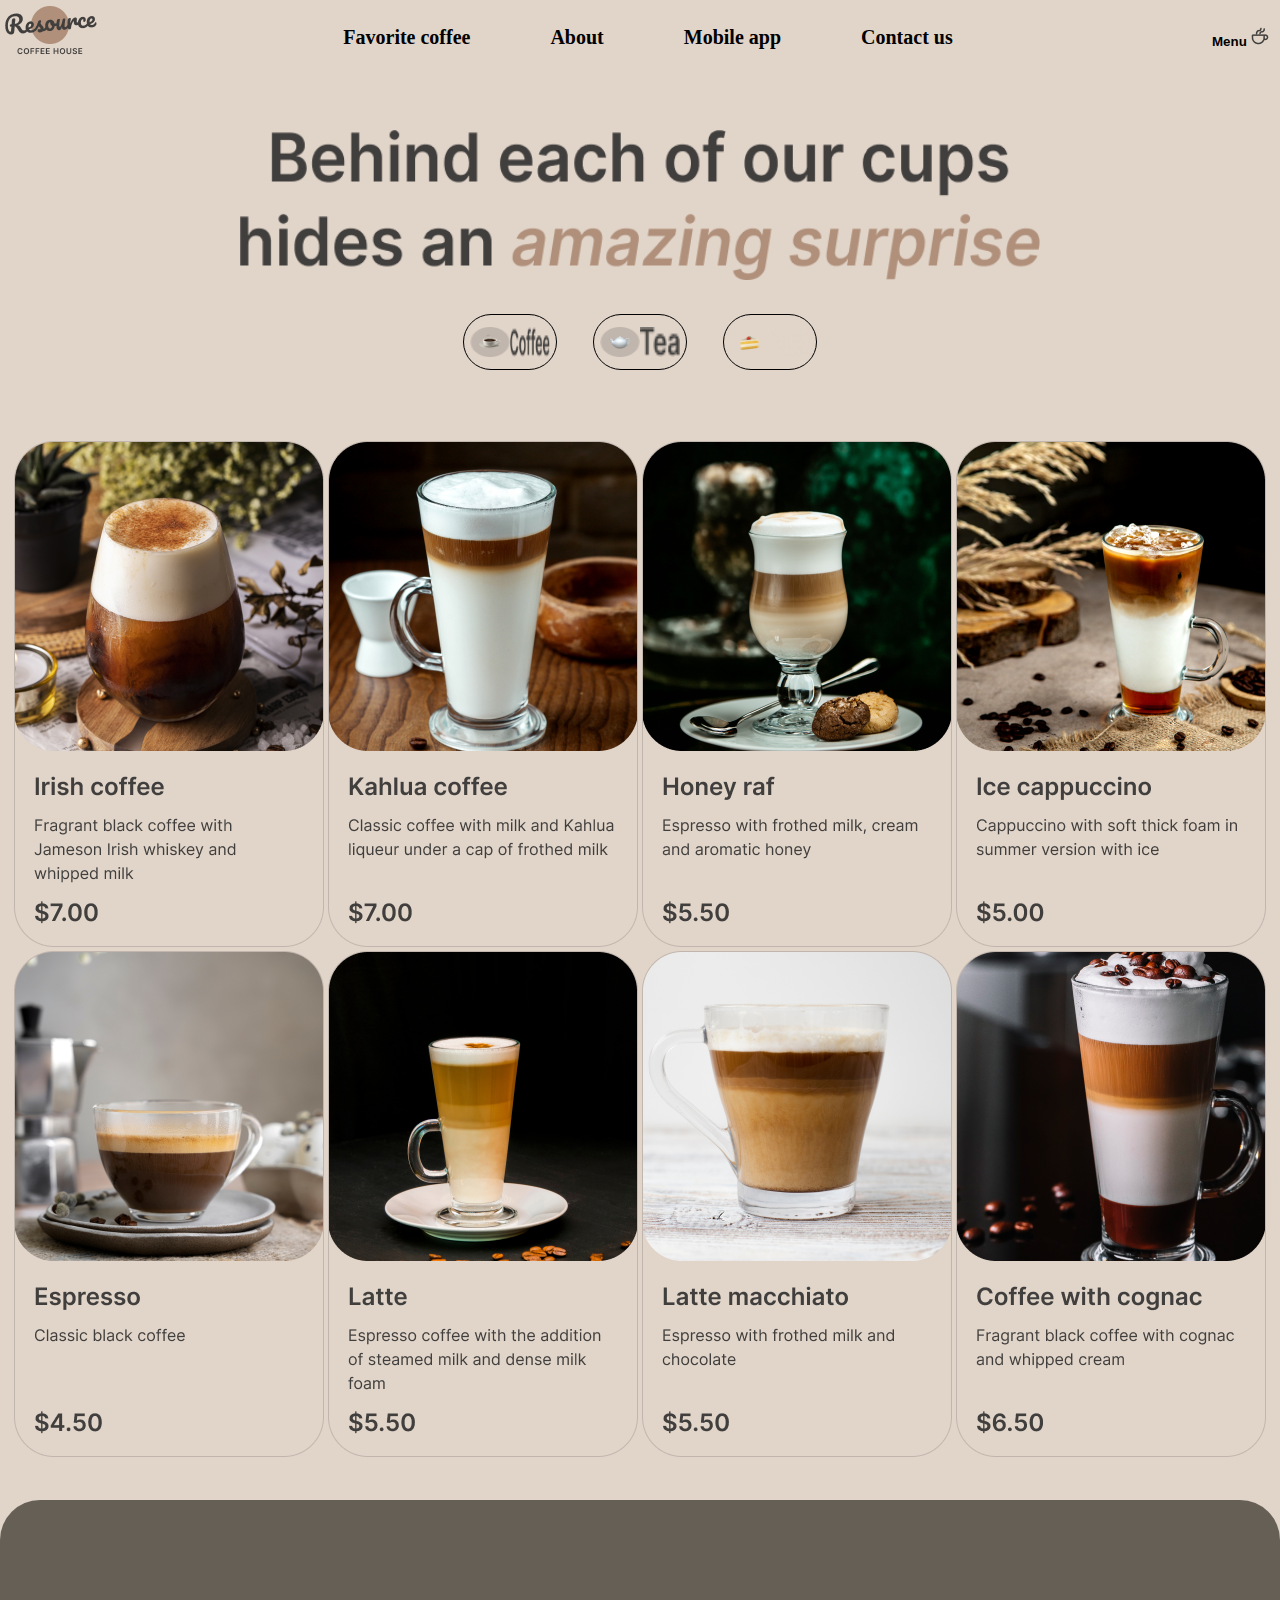
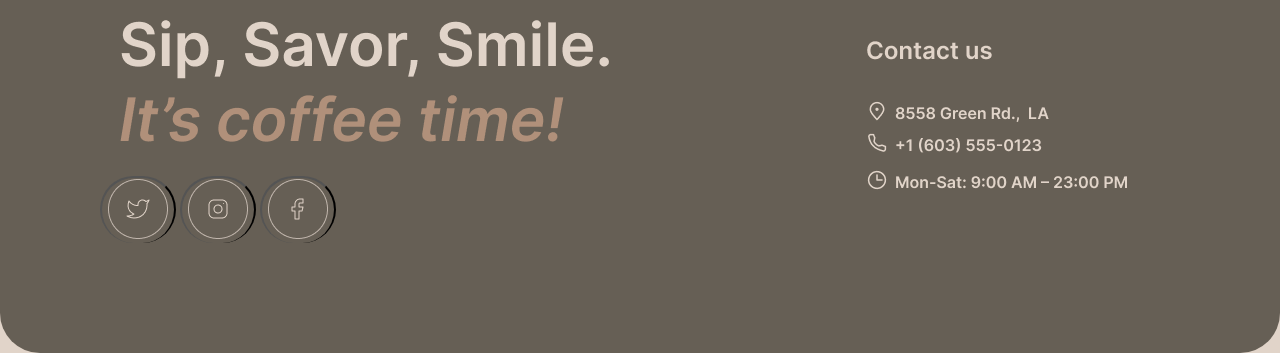
<file: coffee-house/coffee.html>
<!DOCTYPE html>
<html lang="en">
<head>
    <meta charset="UTF-8">
    <meta name="viewport" content="width=device-width, initial-scale=1.0">
    <title>Document</title>
</head>
<body>
    <!DOCTYPE html>
<html lang="en">
<head>
    <meta charset="UTF-8">
    <meta name="viewport" content="width=device-width, initial-scale=1.0">
    <title>Document</title>
</head>
<body>
    <!DOCTYPE html>
<html lang="en">
<head>
    <meta charset="UTF-8">
    <meta name="viewport" content="width=device-width, initial-scale=1.0">
    <title>Document</title>
    <link rel="stylesheet" href="./menu.css">
   <script src="./index.js"></script>
</head>
<body>
    <div class="header">
        <!-- header's  child 1  container -->
         <div class="container">
            <div class="header-menu">
                 <img class="logo" id="homeclick" alt="logo" href="#home" src="./header-menu-img/logo.png"/>
                 <!-- <img class="button-icon-burger" alt="button-burger" src="./header-menu/button-icon-burger.jpg"/> -->
                 <nav class="nav-bar">
                      <ul>
                        <li class="favorite-coffee-nav"><a href="#favorite-coffee">Favorite coffee</a></li>
                        <li class="about-nav"><a href="#about">About</a></li>
                        <li class="mobile-app-nav"><a href="#mobile-app">Mobile app</a></li>
                        <li class="contact-us-nav"><a href="#contact">Contact us</a></li>
                      </ul>
                 </nav>
                 <div class="coffee-menu" id="oncklick">
                      <ul>
                        <li class="menu-item"><button type="menu">Menu</button><img class="coffee-cup-menu" alt="coffee-cup-menu" src="./nav-jpg/coffee-cup.png"/>
                        </li>
                      </ul>
                 </div>
            </div>
         </div>
    </div>
    <div class="menu-section">
        <div class="menu-container">
            <div class="menu-ofer">
                <img src="./menu-header-essential/Behind each of our cups hides an amazing surprise.png" class="menu-text" alt="menu-name"/>
                <div class="tabs">
                  <button class="tab-item" id="item">
                    <img src="./menu-header-essential/icon (1).png" alt="coffee-cup"/>
                    <img src="./menu-header-essential/Coffee.png" alt="coffee-text"/>
                  </button>
                  <button class="tab-item" id="item1">
                    <img src="./menu-header-essential/icon (2).png" alt="tea-cup"/>
                    <img src="./menu-header-essential/Coffee (1).png" alt="tea-text"/>
                  </button>
                  <button class="tab-item" id="item2">
                    <img src="./menu-header-essential/icon (3).png" alt="desert-cup"/>
                    <img src="./menu-header-essential/Coffee (2).png" alt="desert-text"/>
                   
                  </button>
                </div>
            </div>
            <div class="menu-grid">
                <img class="coffee-grid" src="./menu-grid-coffee/preview.png" alt="coffee-grid" />
                <img class="coffee-grid" src="./menu-grid-coffee/preview (1).png" alt="coffee-grid" />
                <img class="coffee-grid" src="./menu-grid-coffee/preview (2).png" alt="coffee-grid" />
                <img class="coffee-grid" src="./menu-grid-coffee/preview (3).png" alt="coffee-grid" />
                <img class="coffee-grid" src="./menu-grid-coffee/preview (4).png" alt="coffee-grid" />
                <img class="coffee-grid" src="./menu-grid-coffee/preview (5).png" alt="coffee-grid" />
                <img class="coffee-grid" src="./menu-grid-coffee/preview (6).png" alt="coffee-grid" />
                <img class="coffee-grid" src="./menu-grid-coffee/preview (7).png" alt="coffee-grid" />
            </div>
        </div>
    </div>
    <section id="contact">
      <div class="contact">
           <div class="container-contact">
              <div class="ofer-contact">
                  <img src="./contact-img/Sip, Savor, Smile. It’s coffee time!.png" class="ofer-contact-text" alt="contact-imgg"/>
                  <div class="social-icons">
                      <button ><img class="twiter-icon" src="./contact-img/button-icon-light.png" alt="twiter-icon"/></button>
                      <button><img class="twiter-icon" src="./contact-img/button-icon-light (1).png" alt="instagram-icon"/></button>
                      <button><img class="twiter-icon" src="./contact-img/button-icon-light (2).png" alt="facebook-icon"/></button>
                  </div>
              </div>
              <div class="contact-info">
                 <div class="contact-us">
                  <img class="contact-us-text" src="./contact-img/Contact us.png"/>
                 </div>
                 <div class="contact-contact">
                  <div>
                      <img class="location-link" src="./contact-img/link-item.png" alt="location-link"/>
                  </div>
                  <div>
                  <img class="phone-link" src="./contact-img/link-item (1).png" alt="phone-link"/>
                 </div>
                  <div>
                      <img class="item-link" src="./contact-img/link-item (2).png" alt="phone-link"/>
                  </div>
                 </div>
              </div>
           </div>
      </div>
  </section>
  
         <script>
            const myclick = document.getElementById('oncklick');
            myclick.addEventListener('click', function(){
            window.location.href = 'menu.html';
          });
          const homeclick = document.getElementById('homeclick');
          homeclick.addEventListener('click', function(){
            window.location.href = 'home.html';
            
          });


 
           const item = document.getElementById('item');
item.addEventListener('mouseenter', function() {
  if (!item.classList.contains('clicked')) {
    item.classList.add('hovered');
  }
});
item.addEventListener('mouseleave', function() {
  item.classList.remove('hovered');
});
item.addEventListener('click', function() {
  item.classList.toggle('clicked');
  window.location.href = 'coffee.html'; 
});

const item1 = document.getElementById('item1');
item1.addEventListener('mouseenter', function() {
  if (!item1.classList.contains('clicked')) {
    item1.classList.add('hovered');
  }
});
item1.addEventListener('mouseleave', function() {
  item1.classList.remove('hovered');
});
item1.addEventListener('click', function() {
  item1.classList.toggle('clicked');
  window.location.href = 'tea.html'; 
});
const item2 = document.getElementById('item2');
item2.addEventListener('mouseenter', function() {
  if (!item1.classList.contains('clicked')) {
    item2.classList.add('hovered');
  }
});
item2.addEventListener('mouseleave', function() {
  item2.classList.remove('hovered');
});
item2.addEventListener('click', function() {
  item2.classList.toggle('clicked');
  window.location.href = 'desert.html'; 
});
</script>
</body>
</html>
</body>
</html>
</body>
</html>
</file>
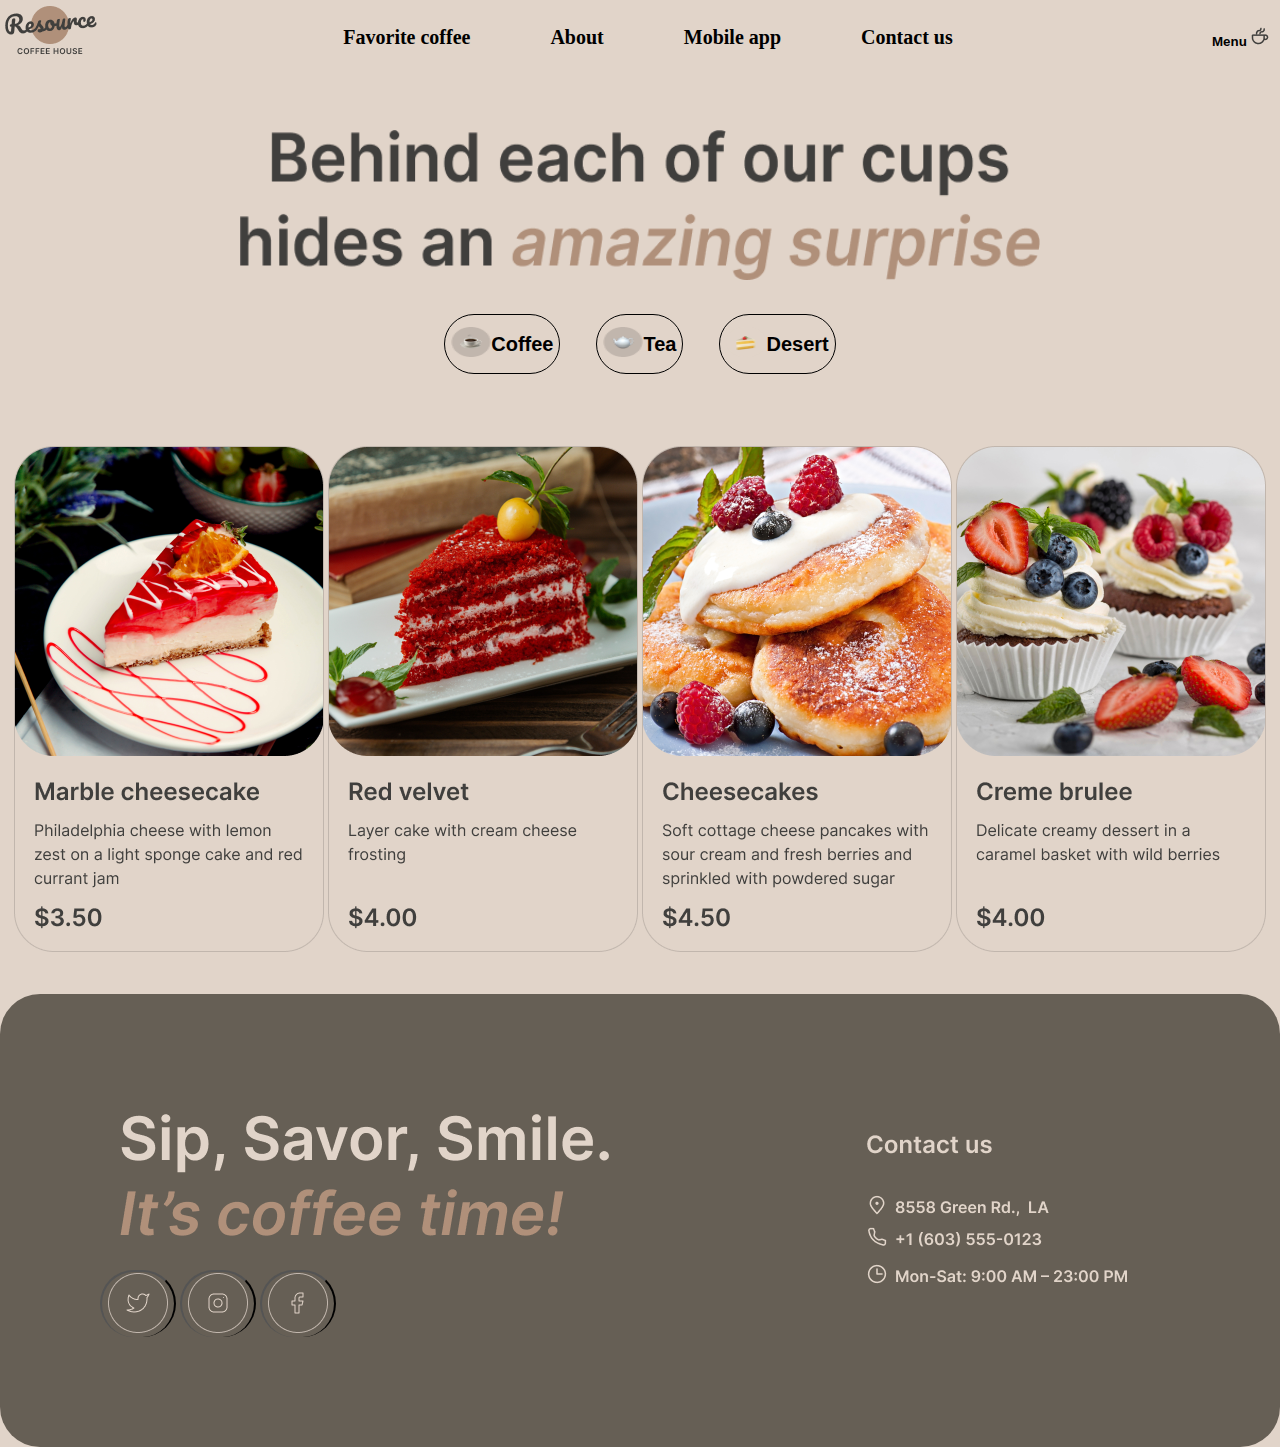
<file: coffee-house/desert.html>
<!DOCTYPE html>
<html lang="en">
<head>
    <meta charset="UTF-8">
    <meta name="viewport" content="width=device-width, initial-scale=1.0">
    <title>Document</title>
</head>
<body>
    <!DOCTYPE html>
<html lang="en">
<head>
    <meta charset="UTF-8">
    <meta name="viewport" content="width=device-width, initial-scale=1.0">
    <title>Document</title>
</head>
<body>
    <!DOCTYPE html>
<html lang="en">
<head>
    <meta charset="UTF-8">
    <meta name="viewport" content="width=device-width, initial-scale=1.0">
    <title>Document</title>
    <link rel="stylesheet" href="./menu.css">
   <script src="./index.js"></script>
</head>
<body>
    <div class="header">
        <!-- header's  child 1  container -->
         <div class="container">
            <div class="header-menu">
                 <img class="logo" id="homeclick" alt="logo" href="#home" src="./header-menu-img/logo.png"/>
                 <!-- <img class="button-icon-burger" alt="button-burger" src="./header-menu/button-icon-burger.jpg"/> -->
                 <nav class="nav-bar">
                      <ul>
                        <li class="favorite-coffee-nav"><a href="#favorite-coffee">Favorite coffee</a></li>
                        <li class="about-nav"><a href="#about">About</a></li>
                        <li class="mobile-app-nav"><a href="#mobile-app">Mobile app</a></li>
                        <li class="contact-us-nav"><a href="#contact">Contact us</a></li>
                      </ul>
                 </nav>
                 <div class="coffee-menu" id="oncklick">
                      <ul>
                        <li class="menu-item"><button type="menu">Menu</button><img class="coffee-cup-menu" alt="coffee-cup-menu" src="./nav-jpg/coffee-cup.png"/>
                        </li>
                      </ul>
                 </div>
            </div>
         </div>
    </div>
    <div class="menu-section">
        <div class="menu-container">
            <div class="menu-ofer">
                <img src="./menu-header-essential/Behind each of our cups hides an amazing surprise.png" class="menu-text" alt="menu-name"/>
                <div class="tabs">
                  <button class="tab-item" id="item">
                    <img src="./menu-header-essential/icon (1).png" alt="coffee-cup"/>
                   
                    <h2>Coffee</h2>
                  </button>
                  <button class="tab-item" id="item1">
                    <img src="./menu-header-essential/icon (2).png" alt="tea-cup"/>
                  
                    <h2>Tea</h2>
                  </button>
                  <button class="tab-item" id="item2">
                    <img src="./menu-header-essential/icon (3).png" alt="desert-cup"/>
                    <h2>Desert</h2>
                   
                  </button>
                </div>
            </div>
            <div class="menu-grid">
                <img class="coffee-grid" src="./desert-img/preview (12).png" alt="coffee-grid" />
                <img class="coffee-grid" src="./desert-img/preview (13).png" alt="coffee-grid" />
                <img class="coffee-grid" src="./desert-img/preview (14).png" alt="coffee-grid" />
                <img class="coffee-grid" src="./desert-img/preview (15).png" alt="coffee-grid" />
               
            </div>
        </div>
    </div>
    <section id="contact">
      <div class="contact">
           <div class="container-contact">
              <div class="ofer-contact">
                  <img src="./contact-img/Sip, Savor, Smile. It’s coffee time!.png" class="ofer-contact-text" alt="contact-imgg"/>
                  <div class="social-icons">
                      <button ><img class="twiter-icon" src="./contact-img/button-icon-light.png" alt="twiter-icon"/></button>
                      <button><img class="twiter-icon" src="./contact-img/button-icon-light (1).png" alt="instagram-icon"/></button>
                      <button><img class="twiter-icon" src="./contact-img/button-icon-light (2).png" alt="facebook-icon"/></button>
                  </div>
              </div>
              <div class="contact-info">
                 <div class="contact-us">
                  <img class="contact-us-text" src="./contact-img/Contact us.png"/>
                 </div>
                 <div class="contact-contact">
                  <div>
                      <img class="location-link" src="./contact-img/link-item.png" alt="location-link"/>
                  </div>
                  <div>
                  <img class="phone-link" src="./contact-img/link-item (1).png" alt="phone-link"/>
                 </div>
                  <div>
                      <img class="item-link" src="./contact-img/link-item (2).png" alt="phone-link"/>
                  </div>
                 </div>
              </div>
           </div>
      </div>
  </section>
  
         <script>
            const myclick = document.getElementById('oncklick');
            myclick.addEventListener('click', function(){
            window.location.href = 'menu.html';
          });
          const homeclick = document.getElementById('homeclick');
          homeclick.addEventListener('click', function(){
            window.location.href = 'home.html';
            
          });


 
           const item = document.getElementById('item');
item.addEventListener('mouseenter', function() {
  if (!item.classList.contains('clicked')) {
    item.classList.add('hovered');
  }
});
item.addEventListener('mouseleave', function() {
  item.classList.remove('hovered');
});
item.addEventListener('click', function() {
  item.classList.toggle('clicked');
  window.location.href = 'coffee.html'; 
});

const item1 = document.getElementById('item1');
item1.addEventListener('mouseenter', function() {
  if (!item1.classList.contains('clicked')) {
    item1.classList.add('hovered');
  }
});
item1.addEventListener('mouseleave', function() {
  item1.classList.remove('hovered');
});
item1.addEventListener('click', function() {
  item1.classList.toggle('clicked');
  window.location.href = 'tea.html'; 
});
const item2 = document.getElementById('item2');
item2.addEventListener('mouseenter', function() {
  if (!item1.classList.contains('clicked')) {
    item2.classList.add('hovered');
  }
});
item2.addEventListener('mouseleave', function() {
  item2.classList.remove('hovered');
});
item2.addEventListener('click', function() {
  item2.classList.toggle('clicked');
  window.location.href = 'desert.html'; 
});
</script>
</body>
</html>
</body>
</html>
</body>
</html>
</file>
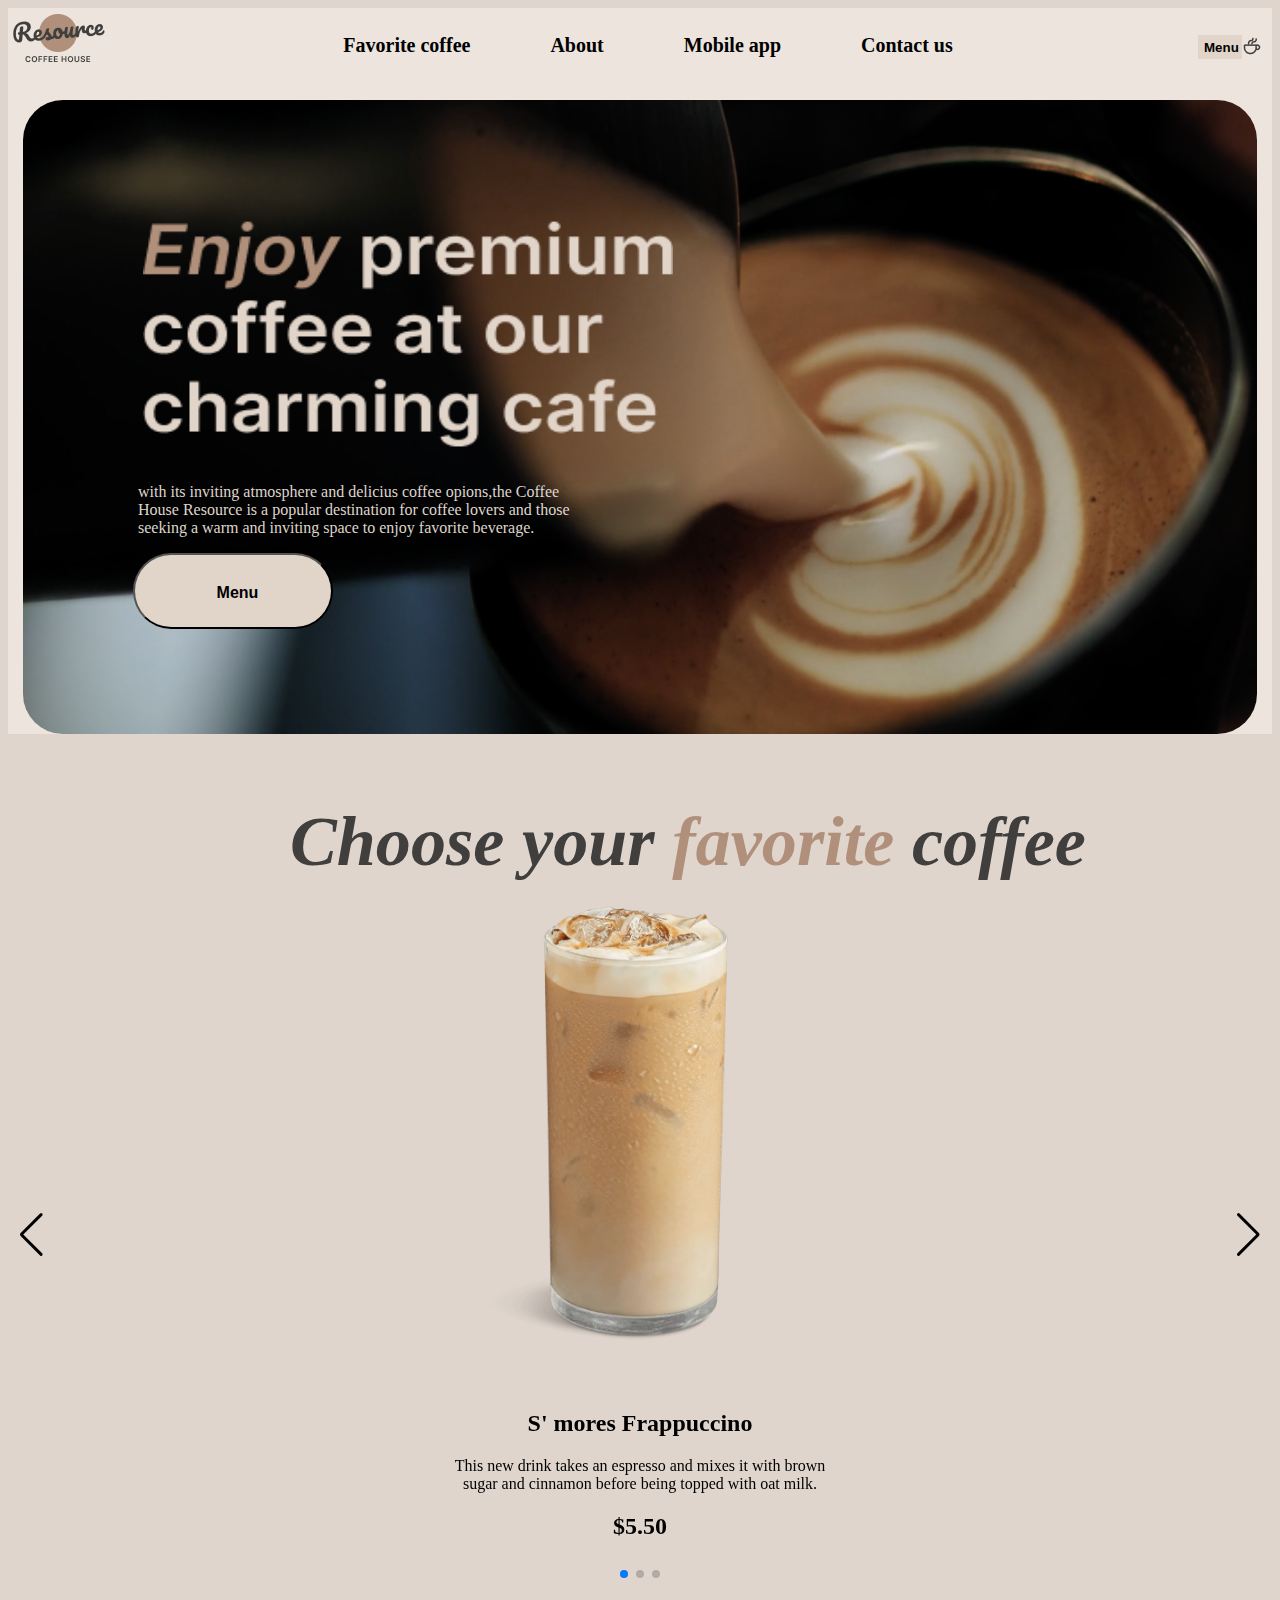
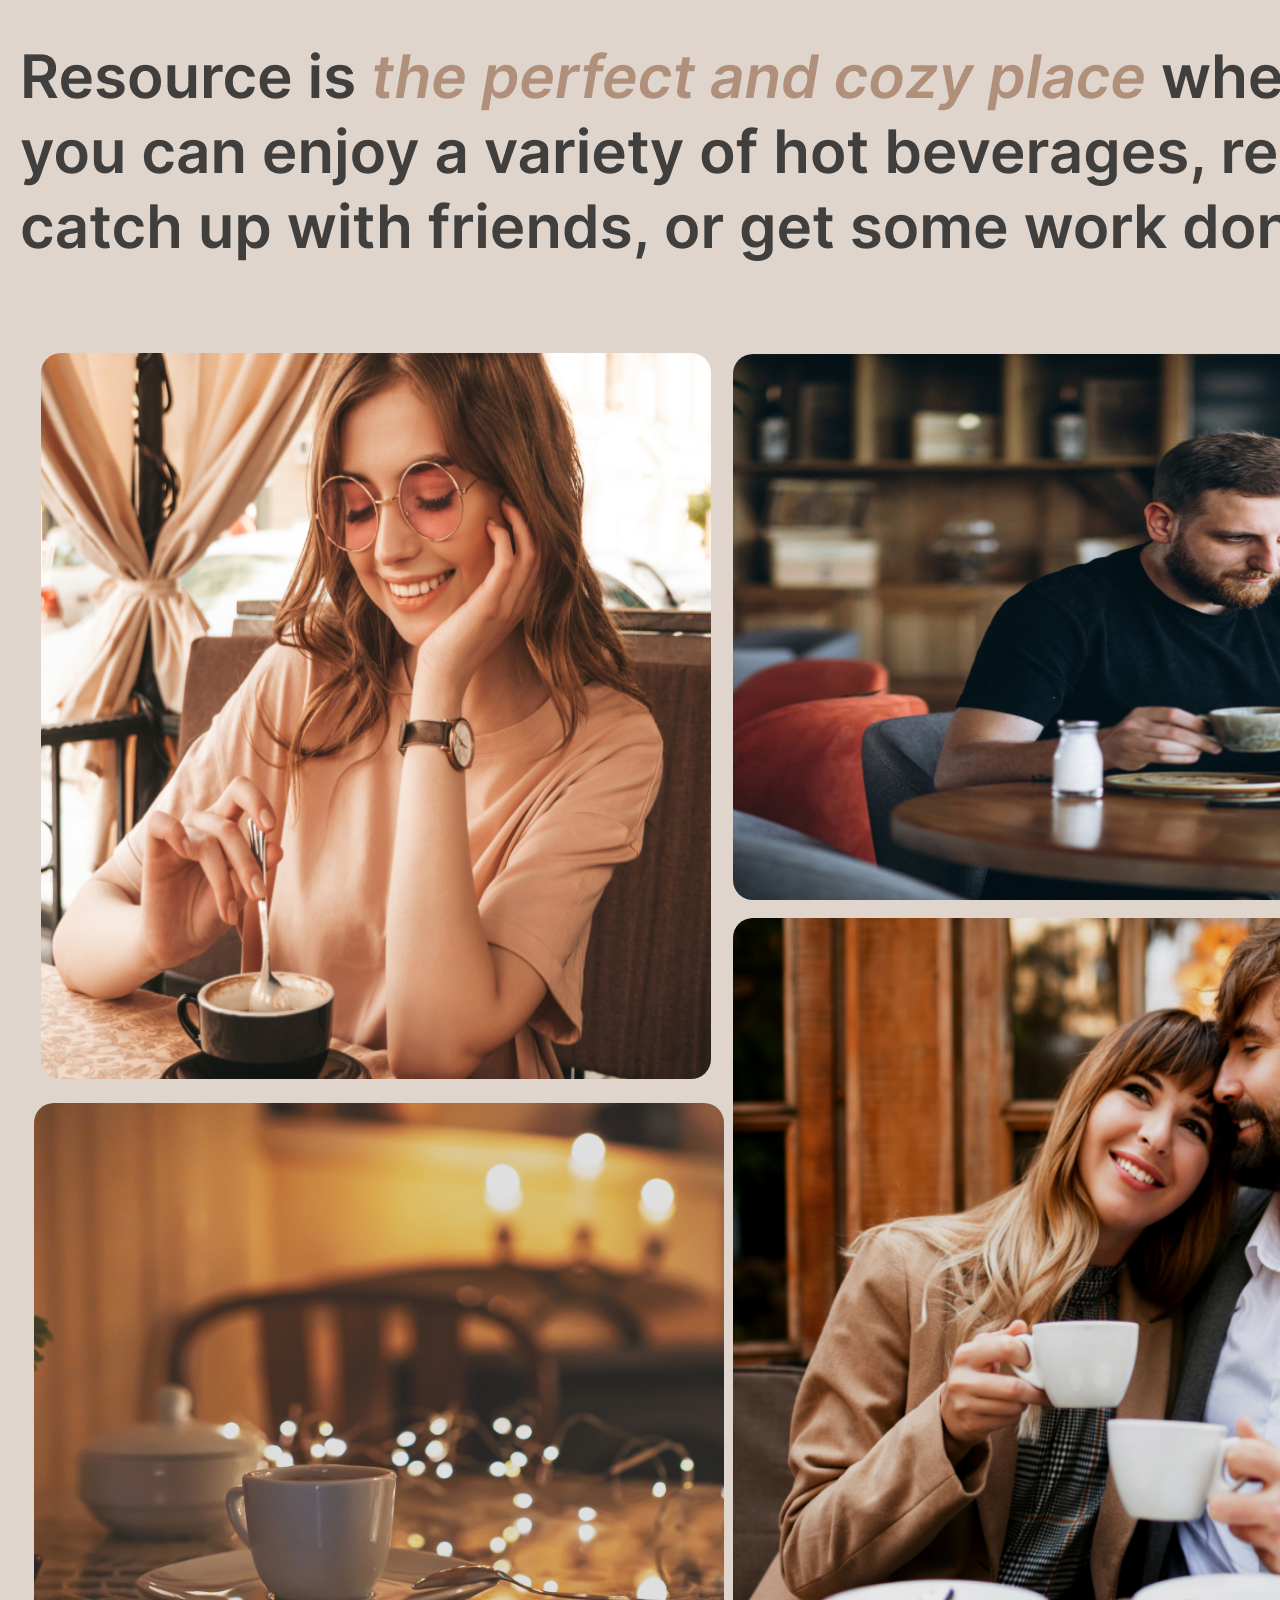
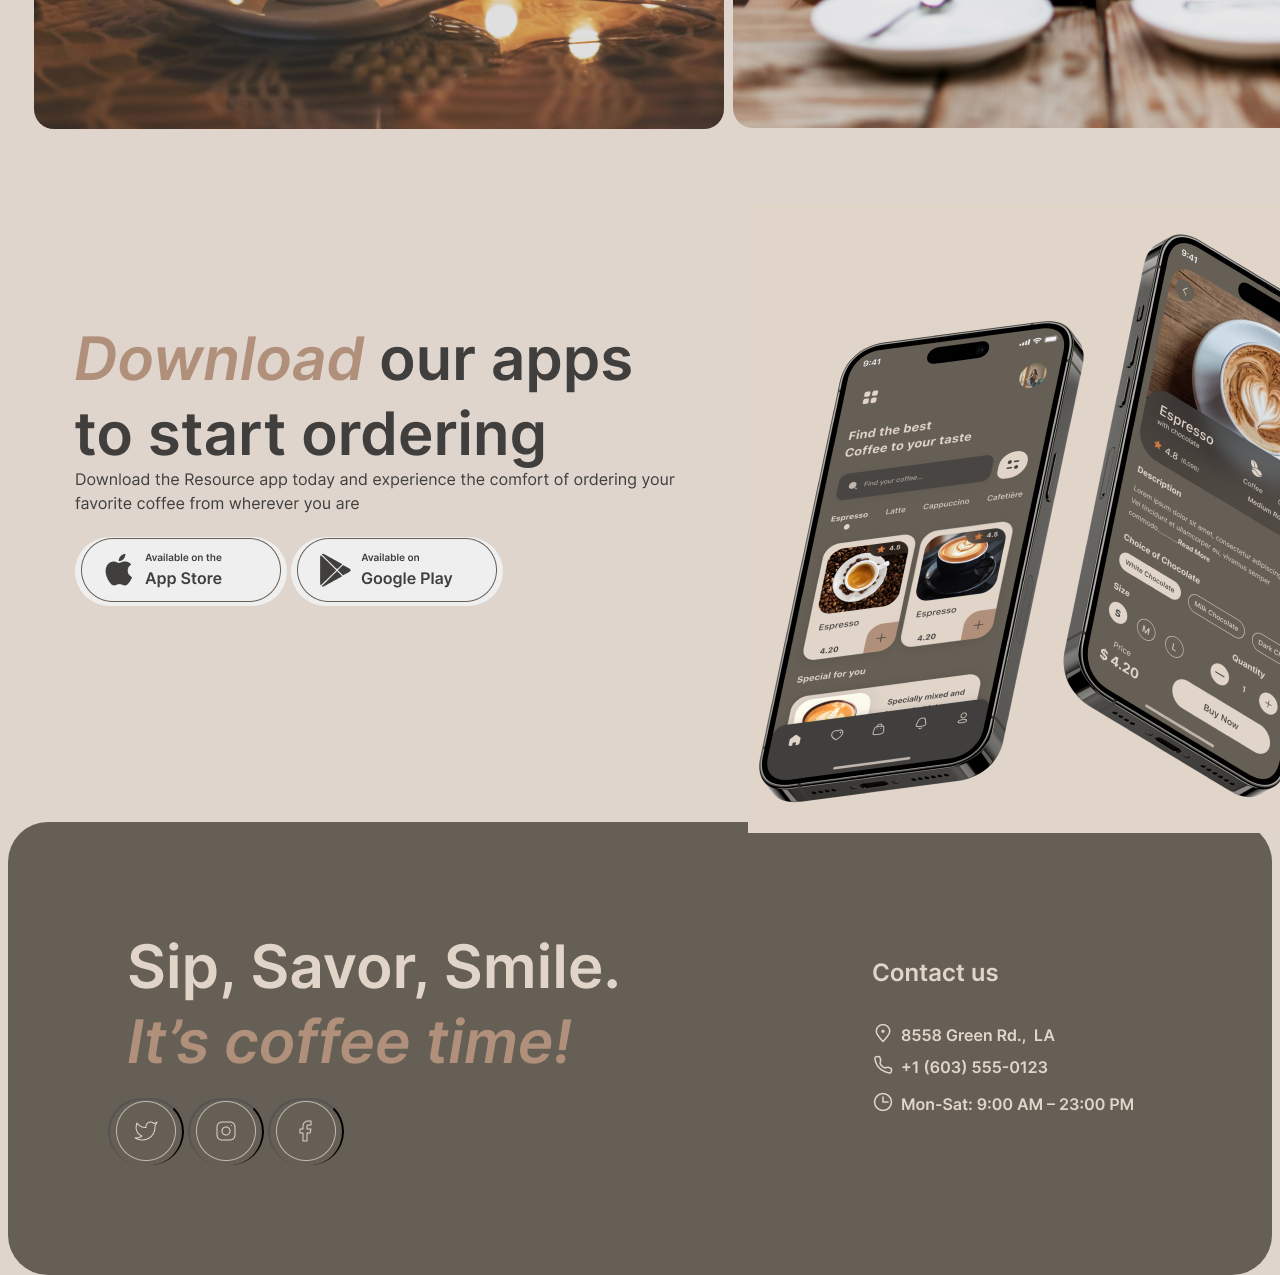
<file: coffee-house/home.html>
<!DOCTYPE html>
<html lang="en">
<head>
    <meta charset="UTF-8">
    <meta name="viewport" content="width=device-width, initial-scale=1.0">
    <title>Document</title>
    <link rel="stylesheet" href="./homestyle.css">
    <link
  rel="stylesheet" href="https://cdn.jsdelivr.net/npm/swiper@11/swiper-bundle.min.css"/>
</head>
<body>
 
    <section id="home">
    <div class="home">
        <!-- home child-1 header -->
        <div class="header">
            <!-- header's  child 1  container -->
             <div class="container">
                <div class="header-menu">
                     <img class="logo" alt="logo" href="#home" src="./header-menu-img/logo.png"/>
                     <!-- <img class="button-icon-burger" alt="button-burger" src="./header-menu/button-icon-burger.jpg"/> -->
                     <nav class="nav-bar">
                          <ul>
                            <li class="favorite-coffee-nav"><a href="#favorite-coffee">Favorite coffee</a></li>
                            <li class="about-nav"><a href="#about">About</a></li>
                            <li class="mobile-app-nav"><a href="#mobile-app">Mobile app</a></li>
                            <li class="contact-us-nav"><a href="#contact">Contact us</a></li>
                          </ul>
                     </nav>
                     <div class="coffee-menu" id="oncklick">
                          <ul>
                            <li class="menu-item"><button type="menu">Menu</button><img class="coffee-cup-menu" alt="coffee-cup-menu" src="./nav-jpg/coffee-cup.png"/>
                            </li>
                          </ul>
                     </div>
                </div>
             </div>
             <!-- header' s child 2 hero -->
             <div class="hero">
                <div class="container-hero">
                    <div class="ofter">
                       <div> <img class="enjoy" alt="enjoy-text" src="./hero-png/Enjoy premium coffee at our charming cafe (2).png"/></div>
                        <div class="p-text"><p>with its inviting atmosphere and delicius coffee opions,the Coffee<br>
                        House Resource is a popular destination for coffee lovers and those<br>
                        seeking a warm and inviting space to enjoy favorite beverage.
                        </p></div>
                       
                        <button  class="button-primary" id="click">
                            <h4 class="button-menu" >Menu</h4>
                            <img class="coffee-cup" alt="coffee-cup" src="./hero-png/coffee-cup (2).png"/>
                        </button>
                    
                    </div>
                </div>
             </div>
        </div>
    </section>
    <section id="favorite-coffee">
        <div class="favorite-coffee">
             <div class="container">
                <div class="favorite-coffee-h3">
                    <h3>Choose your <span>favorite</span> coffee</h3>
                </div>
                <div class="coffee-slide">
                    <div class="swiper">
                        <!-- Additional required wrapper -->
                        <div class="swiper-wrapper">
                          <!-- Slides -->
                          <div class="swiper-slide"><img src="./slider-img/coffee-slider-1.png" alt="slide1"/>
                                <div class="text-slide">
                             <h2>S' mores Frappuccino</h2>
                                 <p>This new drink takes an espresso and mixes it with brown<br>
                                sugar and cinnamon before being topped with oat milk.
                                </p>
                                <h2>$5.50</h2>
                            </div> 
                          </div>
                          <div class="swiper-slide"><img src="./slider-img/coffee-slider-2.png" alt="slide1"/>
                            <div class="text-slide">
                                <h2>Caramel Macchiato</h2>
                                    <p>
                                        Fragrant and unique classic espresso with rich caramel-peanut<br>
                                        syrup, with cream under whipped thick foam.
                                   </p>
                                   <h2>$5.00</h2>
                               </div> 
                        </div>
                          <div class="swiper-slide"><img src="./slider-img/coffee-slider-3.png" alt="slide1"/>
                            <div class="text-slide">
                                <h2>Ice coffee</h2>
                                    <p>
                                        A popular summer drink that tones and inviorates. Prepared<br>
                                        from coffee, milk and ice.
                                   </p>
                                   <h2>$4.50</h2>
                               </div> 
                        </div>
                          
                        </div>
                        <!-- If we need pagination -->
                        <div class="swiper-pagination"></div>
                      
                        <!-- If we need navigation buttons -->
                        <div class="swiper-button-prev"></div>
                        <div class="swiper-button-next"></div>
                      
                        <!-- If we need scrollbar -->
                        <!-- <div class="swiper-scrollbar"></div> -->
                      </div>
                    </div>
                    <div class="controls">

                    </div>
             </div>
        </div>
    </section>

    <section id="about">
            <div class="about">
                <div class="text-h2">
                    <img src="./about img/Resource is the perfect and cozy place where you can enjoy a variety of hot beverages, relax, catch up with friends, or get some work done..png" alt="text-about"/>
                 </div>
                <div class="container-about-img">
                   
                    <div id="content1"><img class="content-1" src="./about img/about-1.png" alt="about-1"/></div>
                    <div id="content2"><img class="content-2" src="./about img/about-3.jpg" alt="about-2"/></div>
                    <div id="content3"><img class="content-3"  src="./about img/about-2.jpg" alt="about-3"/></div>
                    <div id="content4"><img class="content-4" src="./about img/about-4.jpg" alt="about-4"/></div>
                </div>
        
             </div>
            </div>
    </section>

    <section id="mobile-app">
        <div class="mobile-app">
              <div class="container-mob">
                   <div class="ofter">
                      <div> 
                         <img class="dowlo-text-img1" src="./mobile-app-img/Download our apps to start ordering.png"/>
                      </div>
                      <div>
                          <img class="dowlo-text-img2" src="./mobile-app-img/Download the Resource app today and experience the comfort of ordering your favorite coffee from wherever you are.png"/>
                      </div>
                      <div class="button-mobile">
                         <button type="button" class="button-app">
                             <img class="button-icon" src="./mobile-app-img/button-app-store.png" alt="button"/>
                         </button>
                         <button type="button" class="button-app-play">
                             <img class="button-icon" src="./mobile-app-img/button-google-play.png" alt="button"/>
                         </button>
                       </div>
                   </div>
              
                   
                   <div class="mobile-screens">
                       <img class="screen" src="./mobile-app-img/mobile-screens.png"/>
                    </div>
               </div>
        </div>
    </section>

    <section id="contact">
        <div class="contact">
             <div class="container-contact">
                <div class="ofer-contact">
                    <img src="./contact-img/Sip, Savor, Smile. It’s coffee time!.png" class="ofer-contact-text" alt="contact-imgg"/>
                    <div class="social-icons">
                        <button ><img class="twiter-icon" src="./contact-img/button-icon-light.png" alt="twiter-icon"/></button>
                        <button><img class="twiter-icon" src="./contact-img/button-icon-light (1).png" alt="instagram-icon"/></button>
                        <button><img class="twiter-icon" src="./contact-img/button-icon-light (2).png" alt="facebook-icon"/></button>
                    </div>
                </div>
                <div class="contact-info">
                   <div class="contact-us">
                    <img class="contact-us-text" src="./contact-img/Contact us.png"/>
                   </div>
                   <div class="contact-contact">
                    <div>
                        <img class="location-link" src="./contact-img/link-item.png" alt="location-link"/>
                    </div>
                    <div>
                    <img class="phone-link" src="./contact-img/link-item (1).png" alt="phone-link"/>
                   </div>
                    <div>
                        <img class="item-link" src="./contact-img/link-item (2).png" alt="phone-link"/>
                    </div>
                   </div>
                </div>
             </div>
        </div>
    </section>
    
    <script src="https://cdn.jsdelivr.net/npm/swiper@11/swiper-bundle.min.js"></script>
    <script>
         const swiper = new Swiper('.swiper', {
           loop: true,


           pagination: {
             el: '.swiper-pagination',
             clickable:true,
           },

           navigation: {
             nextEl: '.swiper-button-next',
             prevEl: '.swiper-button-prev',
        },
      });

     

  const myButton = document.getElementById('oncklick');
myButton.addEventListener('click', function() {
  window.location.href = 'menu.html';
});

const myclick = document.getElementById('click');
myclick.addEventListener('click', function(){
    window.location.href = 'menu.html';
});
    </script>
</body>
</html>
</file>
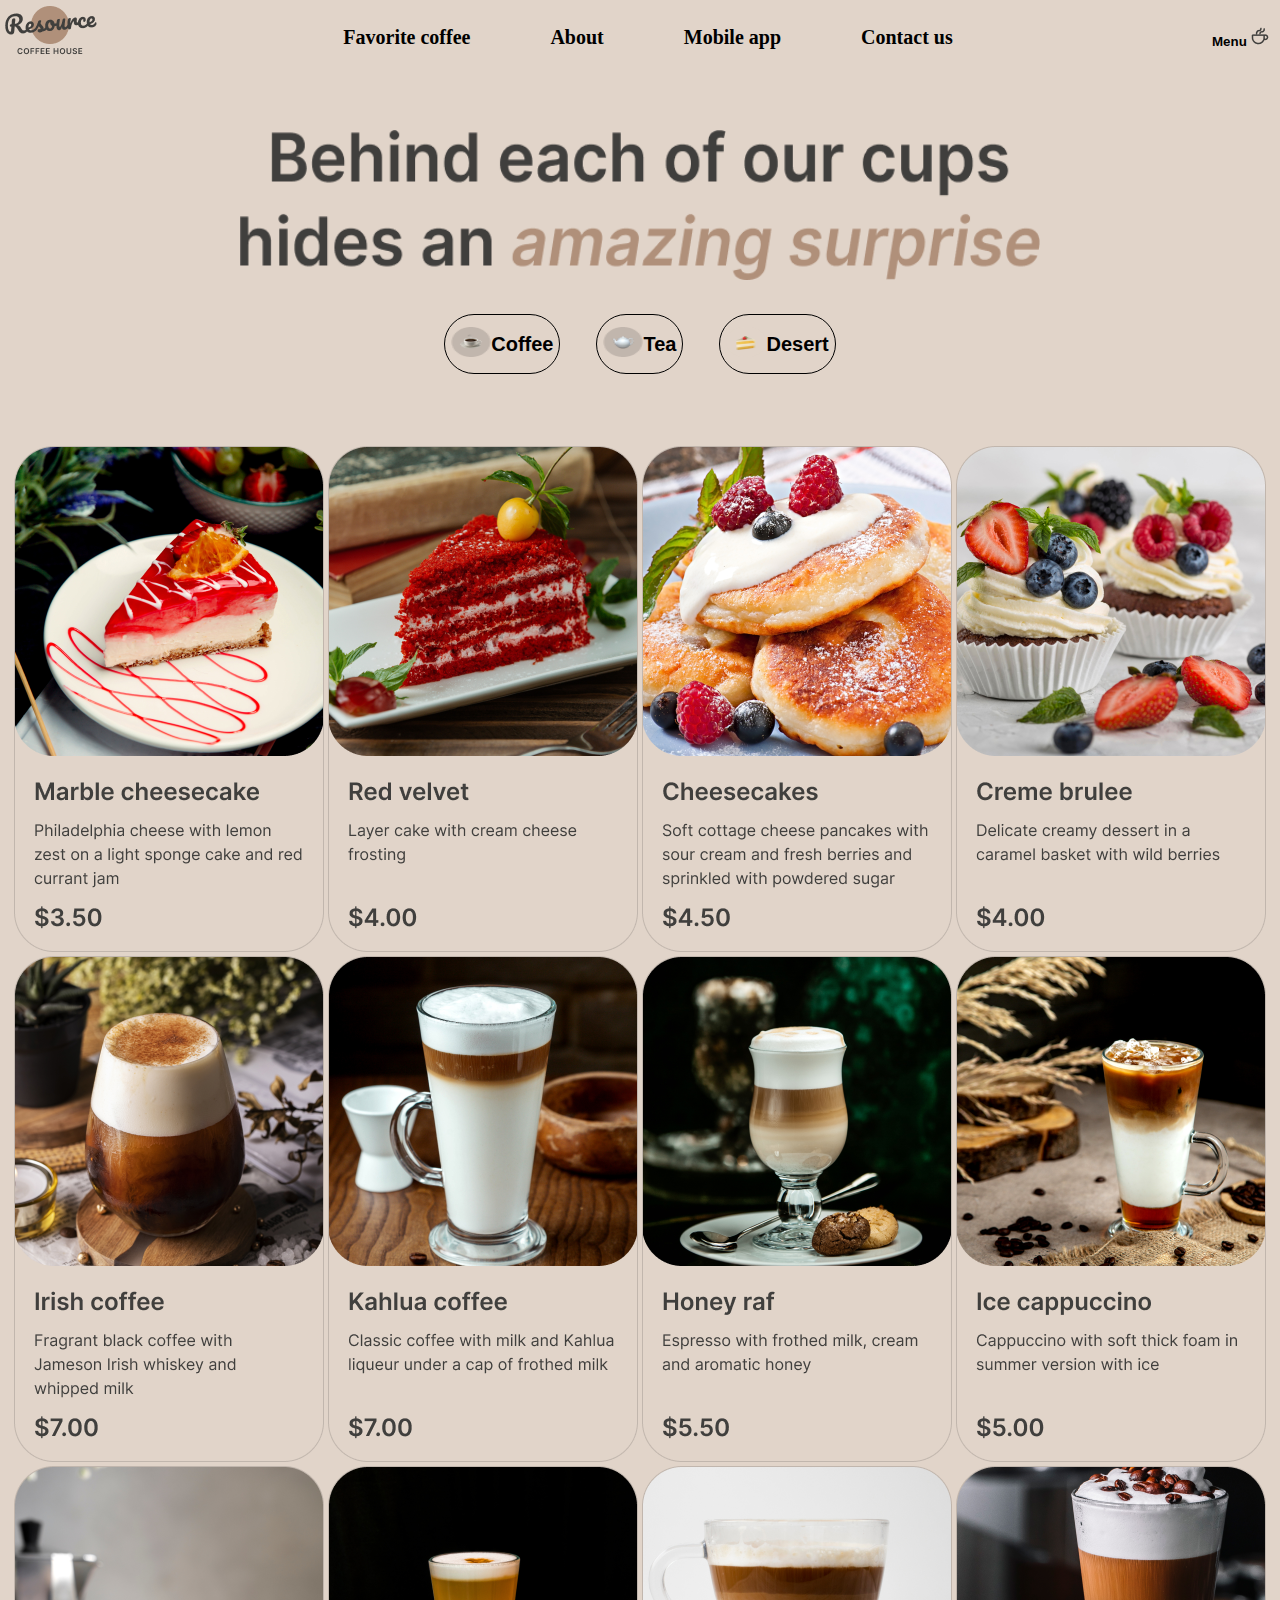
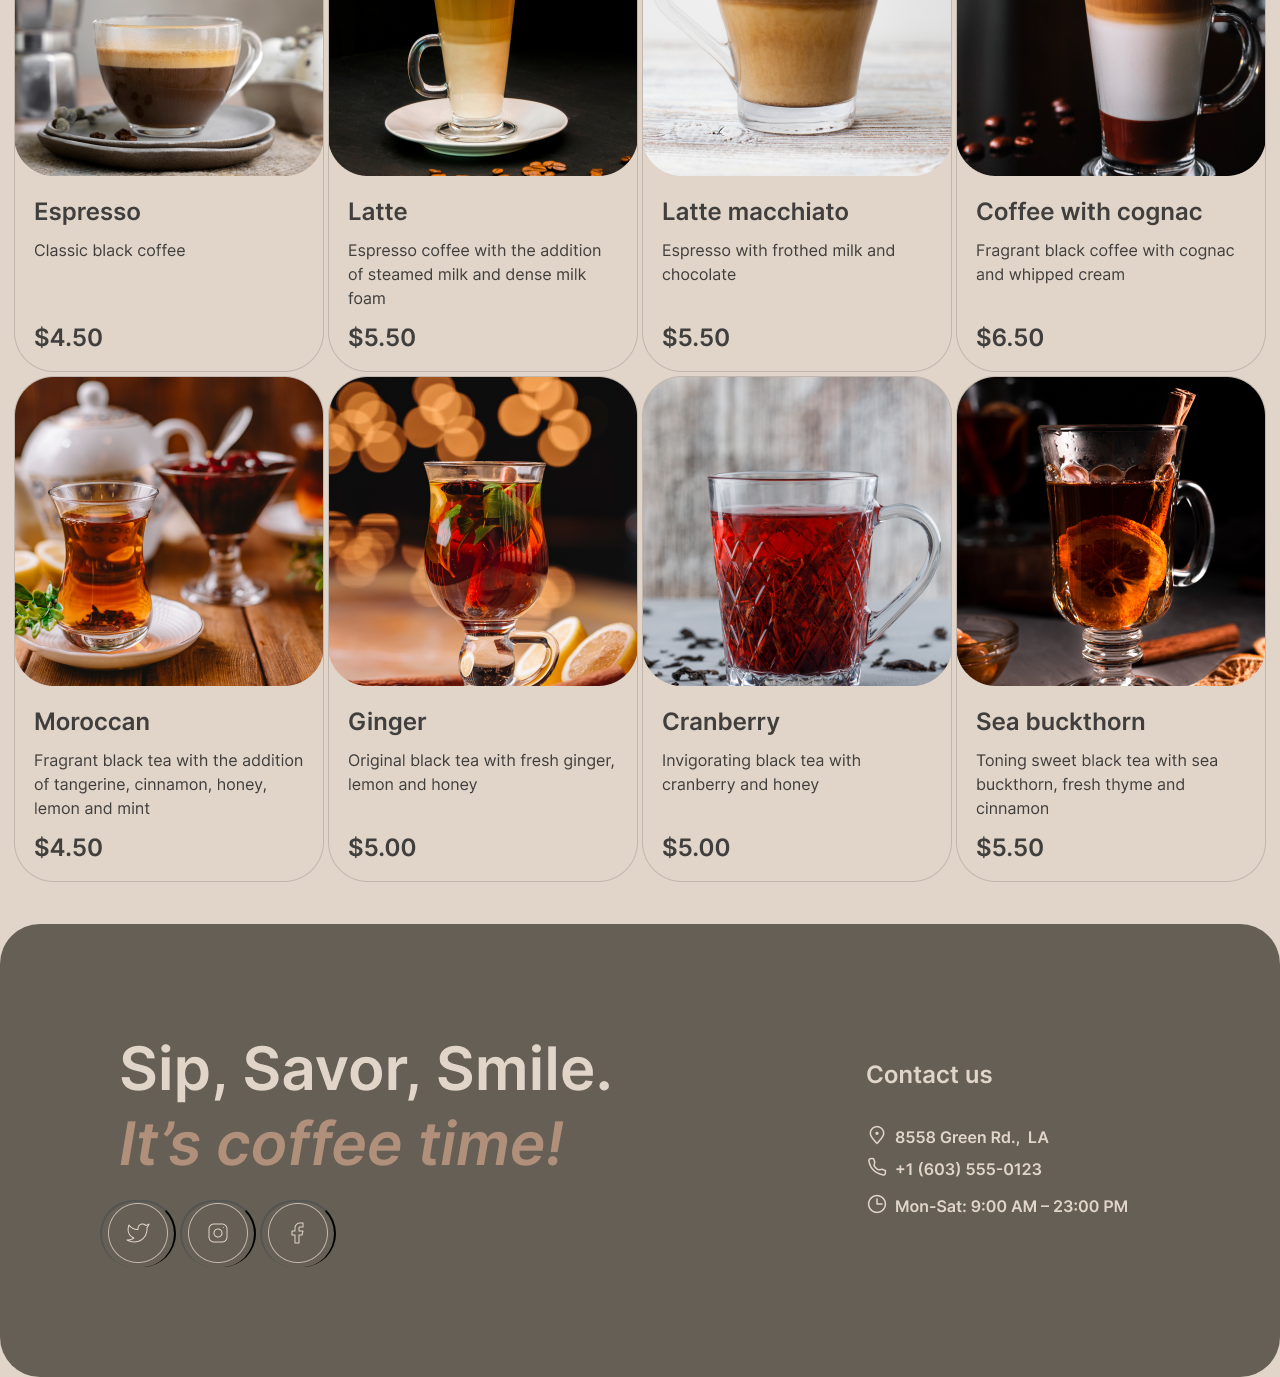
<file: coffee-house/menu.html>
<!DOCTYPE html>
<html lang="en">
<head>
    <meta charset="UTF-8">
    <meta name="viewport" content="width=device-width, initial-scale=1.0">
    <title>Document</title>
    <link rel="stylesheet" href="./menu.css">
   <script src="./index.js"></script>
</head>
<body>
    <div class="header">
        <!-- header's  child 1  container -->
         <div class="container">
            <div class="header-menu">
                 <img class="logo" id="homeclick" alt="logo" href="#home" src="./header-menu-img/logo.png"/>
                 <!-- <img class="button-icon-burger" alt="button-burger" src="./header-menu/button-icon-burger.jpg"/> -->
                 <nav class="nav-bar">
                      <ul>
                        <li class="favorite-coffee-nav"><a href="#favorite-coffee">Favorite coffee</a></li>
                        <li class="about-nav"><a href="#about">About</a></li>
                        <li class="mobile-app-nav"><a href="#mobile-app">Mobile app</a></li>
                        <li class="contact-us-nav"><a href="#contact">Contact us</a></li>
                      </ul>
                 </nav>
                 <div class="coffee-menu" id="oncklick">
                      <ul>
                        <li class="menu-item"><button type="menu">Menu</button><img class="coffee-cup-menu" alt="coffee-cup-menu" src="./nav-jpg/coffee-cup.png"/>
                        </li>
                      </ul>
                 </div>
            </div>
         </div>
    </div>
    <div class="menu-section">
        <div class="menu-container">
            <div class="menu-ofer">
                <img src="./menu-header-essential/Behind each of our cups hides an amazing surprise.png" class="menu-text" alt="menu-name"/>
                <div class="tabs">
                  <button class="tab-item" id="item">
                    <img src="./menu-header-essential/icon (1).png" alt="coffee-cup"/>
                   
                    <h2>Coffee</h2>
                  </button>
                  <button class="tab-item" id="item1">
                    <img src="./menu-header-essential/icon (2).png" alt="tea-cup"/>
                  
                    <h2>Tea</h2>
                  </button>
                  <button class="tab-item" id="item2">
                    <img src="./menu-header-essential/icon (3).png" alt="desert-cup"/>
                    <h2>Desert</h2>
                   
                  </button>
                </div>
            </div>
            <div class="menu-grid">
              <img class="coffee-grid" src="./desert-img/preview (12).png" alt="coffee-grid" />
              <img class="coffee-grid" src="./desert-img/preview (13).png" alt="coffee-grid" />
              <img class="coffee-grid" src="./desert-img/preview (14).png" alt="coffee-grid" />
              <img class="coffee-grid" src="./desert-img/preview (15).png" alt="coffee-grid" />
              <img class="coffee-grid" src="./menu-grid-coffee/preview.png" alt="coffee-grid" />
                <img class="coffee-grid" src="./menu-grid-coffee/preview (1).png" alt="coffee-grid" />
                <img class="coffee-grid" src="./menu-grid-coffee/preview (2).png" alt="coffee-grid" />
                <img class="coffee-grid" src="./menu-grid-coffee/preview (3).png" alt="coffee-grid" />
                <img class="coffee-grid" src="./menu-grid-coffee/preview (4).png" alt="coffee-grid" />
                <img class="coffee-grid" src="./menu-grid-coffee/preview (5).png" alt="coffee-grid" />
                <img class="coffee-grid" src="./menu-grid-coffee/preview (6).png" alt="coffee-grid" />
                <img class="coffee-grid" src="./menu-grid-coffee/preview (7).png" alt="coffee-grid" />
                <img class="coffee-grid" src="./tea-img/preview (8).png" alt="coffee-grid" />
                <img class="coffee-grid" src="./tea-img/preview (9).png" alt="coffee-grid" />
                <img class="coffee-grid" src="./tea-img/preview (10).png" alt="coffee-grid" />
                <img class="coffee-grid" src="./tea-img/preview (11).png" alt="coffee-grid" />
            </div>
        </div>
    </div>
    <section id="contact">
      <div class="contact">
           <div class="container-contact">
              <div class="ofer-contact">
                  <img src="./contact-img/Sip, Savor, Smile. It’s coffee time!.png" class="ofer-contact-text" alt="contact-imgg"/>
                  <div class="social-icons">
                      <button ><img class="twiter-icon" src="./contact-img/button-icon-light.png" alt="twiter-icon"/></button>
                      <button><img class="twiter-icon" src="./contact-img/button-icon-light (1).png" alt="instagram-icon"/></button>
                      <button><img class="twiter-icon" src="./contact-img/button-icon-light (2).png" alt="facebook-icon"/></button>
                  </div>
              </div>
              <div class="contact-info">
                 <div class="contact-us">
                  <img class="contact-us-text" src="./contact-img/Contact us.png"/>
                 </div>
                 <div class="contact-contact">
                  <div>
                      <img class="location-link" src="./contact-img/link-item.png" alt="location-link"/>
                  </div>
                  <div>
                  <img class="phone-link" src="./contact-img/link-item (1).png" alt="phone-link"/>
                 </div>
                  <div>
                      <img class="item-link" src="./contact-img/link-item (2).png" alt="phone-link"/>
                  </div>
                 </div>
              </div>
           </div>
      </div>
  </section>
  
         <script>
            const myclick = document.getElementById('oncklick');
            myclick.addEventListener('click', function(){
            window.location.href = 'menu.html';
          });
          const homeclick = document.getElementById('homeclick');
          homeclick.addEventListener('click', function(){
            window.location.href = 'home.html';
            
          });

          
          //  const item = document.getElementById("item");
          //  item.addEventListener('mouseenter', function() {
          //   item.style.backgroundColor = 'rgba(102, 95, 85, 1';
          //   });
          //   item.addEventListener('mouseleave', function() {
          //   item.style.backgroundColor = '';
           
           
          // });
          // const item1 = document.getElementById("item1");
          //  item1.addEventListener('mouseenter', function() {
          //   item1.style.backgroundColor = 'rgba(102, 95, 85, 1';
          //   });
          //   item1.addEventListener('mouseleave', function() {
          //   item1.style.backgroundColor = '';
           
           
          // });
          // const item2 = document.getElementById("item2");
          //  item2.addEventListener('mouseenter', function() {
          //   item2.style.backgroundColor = 'rgba(102, 95, 85, 1';
          //   });
          //   item2.addEventListener('mouseleave', function() {
          //   item2.style.backgroundColor = 'rgba(102, 95, 85, 1';
           
           
          // });
         
         
           // Get the button element by its id
 


           const item = document.getElementById('item');
item.addEventListener('mouseenter', function() {
  if (!item.classList.contains('clicked')) {
    item.classList.add('hovered');
  }
});
item.addEventListener('mouseleave', function() {
  item.classList.remove('hovered');
});
item.addEventListener('click', function() {
  item.classList.toggle('clicked');
  window.location.href = 'coffee.html'; 
});



const item1 = document.getElementById('item1');
item1.addEventListener('mouseenter', function() {
  if (!item1.classList.contains('clicked')) {
    item1.classList.add('hovered');
  }
});
item1.addEventListener('mouseleave', function() {
  item1.classList.remove('hovered');
});
item1.addEventListener('click', function() {
  item1.classList.toggle('clicked');
  window.location.href = 'tea.html'; 
});



const item2 = document.getElementById('item2');
item2.addEventListener('mouseenter', function() {
  if (!item1.classList.contains('clicked')) {
    item2.classList.add('hovered');
  }
});
item2.addEventListener('mouseleave', function() {
  item2.classList.remove('hovered');
});
item2.addEventListener('click', function() {
  item2.classList.toggle('clicked');
  window.location.href = 'desert.html'; 
});
</script>
</body>
</html>
</file>
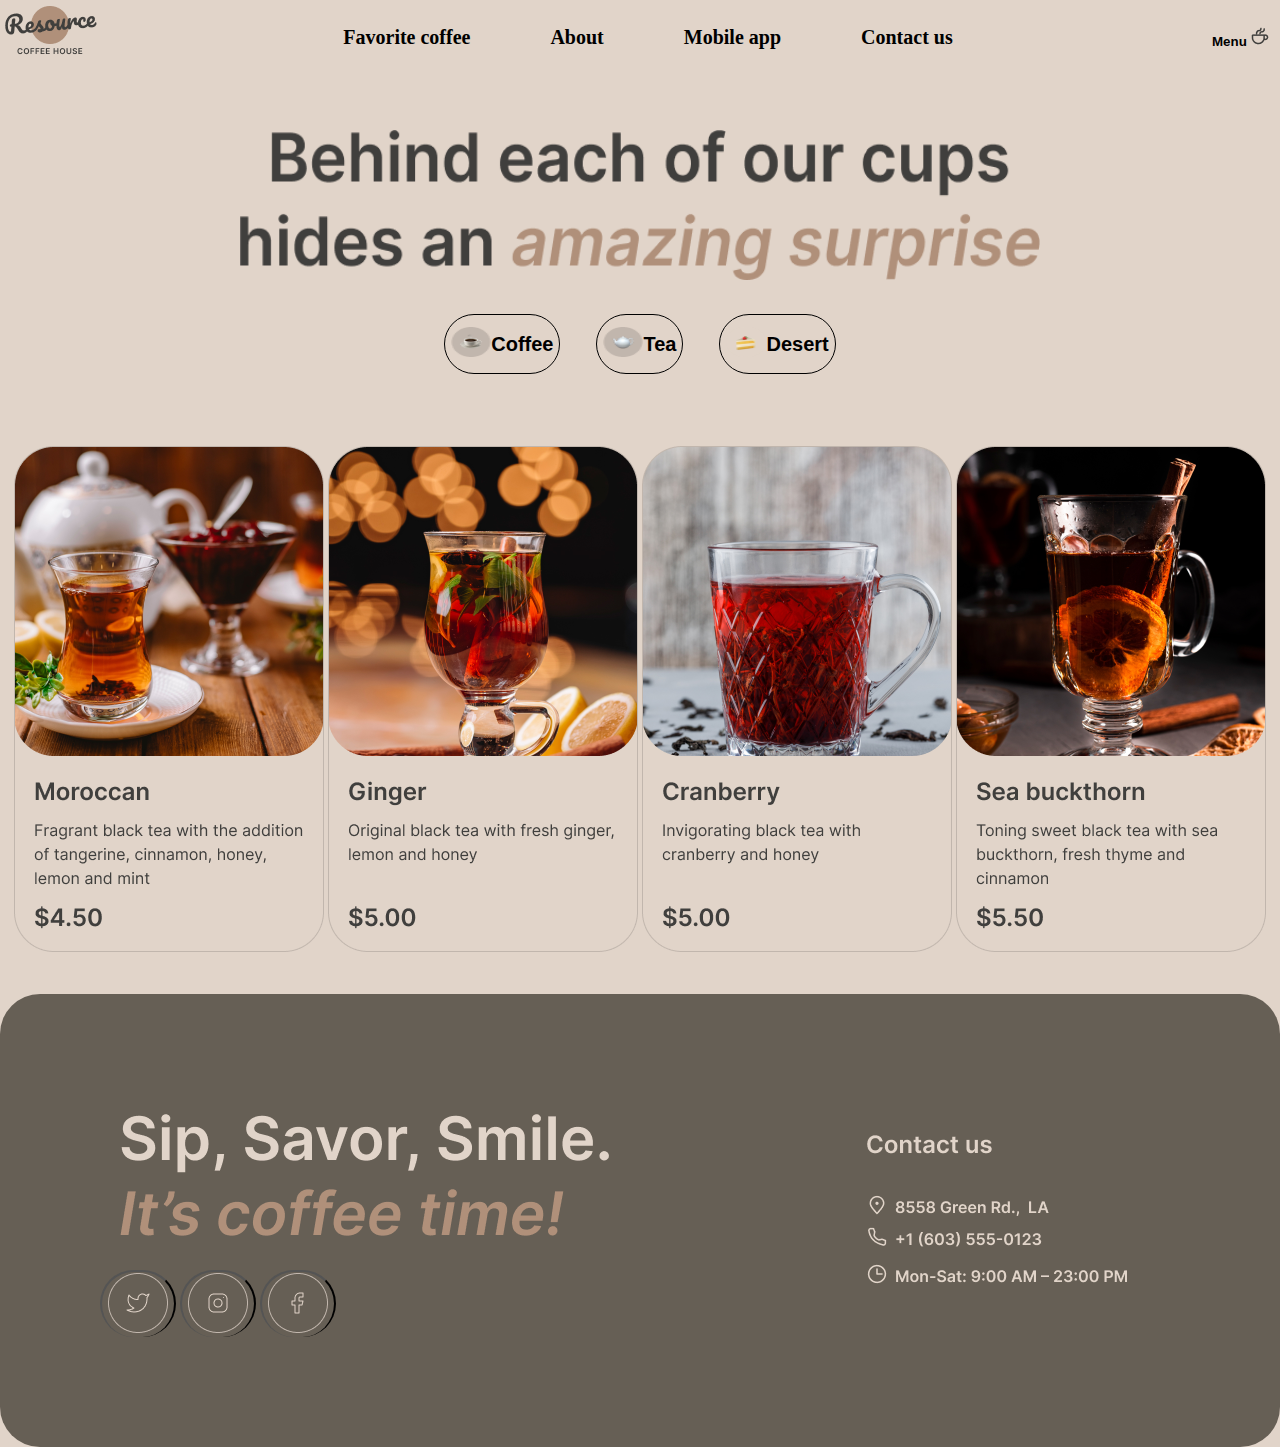
<file: coffee-house/tea.html>
<!DOCTYPE html>
<html lang="en">
<head>
    <meta charset="UTF-8">
    <meta name="viewport" content="width=device-width, initial-scale=1.0">
    <title>Document</title>
</head>
<body>
    <!DOCTYPE html>
<html lang="en">
<head>
    <meta charset="UTF-8">
    <meta name="viewport" content="width=device-width, initial-scale=1.0">
    <title>Document</title>
</head>
<body>
    <!DOCTYPE html>
<html lang="en">
<head>
    <meta charset="UTF-8">
    <meta name="viewport" content="width=device-width, initial-scale=1.0">
    <title>Document</title>
    <link rel="stylesheet" href="./menu.css">
   <script src="./index.js"></script>
</head>
<body>
    <div class="header">
        <!-- header's  child 1  container -->
         <div class="container">
            <div class="header-menu">
                 <img class="logo" id="homeclick" alt="logo" href="#home" src="./header-menu-img/logo.png"/>
                 <!-- <img class="button-icon-burger" alt="button-burger" src="./header-menu/button-icon-burger.jpg"/> -->
                 <nav class="nav-bar">
                      <ul>
                        <li class="favorite-coffee-nav"><a href="#favorite-coffee">Favorite coffee</a></li>
                        <li class="about-nav"><a href="#about">About</a></li>
                        <li class="mobile-app-nav"><a href="#mobile-app">Mobile app</a></li>
                        <li class="contact-us-nav"><a href="#contact">Contact us</a></li>
                      </ul>
                 </nav>
                 <div class="coffee-menu" id="oncklick">
                      <ul>
                        <li class="menu-item"><button type="menu">Menu</button><img class="coffee-cup-menu" alt="coffee-cup-menu" src="./nav-jpg/coffee-cup.png"/>
                        </li>
                      </ul>
                 </div>
            </div>
         </div>
    </div>
    <div class="menu-section">
        <div class="menu-container">
            <div class="menu-ofer">
                <img src="./menu-header-essential/Behind each of our cups hides an amazing surprise.png" class="menu-text" alt="menu-name"/>
                <div class="tabs">
                  <button class="tab-item" id="item">
                    <img src="./menu-header-essential/icon (1).png" alt="coffee-cup"/>
                   
                    <h2>Coffee</h2>
                  </button>
                  <button class="tab-item" id="item1">
                    <img src="./menu-header-essential/icon (2).png" alt="tea-cup"/>
                  
                    <h2>Tea</h2>
                  </button>
                  <button class="tab-item" id="item2">
                    <img src="./menu-header-essential/icon (3).png" alt="desert-cup"/>
                    <h2>Desert</h2>
                   
                  </button>
                </div>
            </div>
            <div class="menu-grid">
                <img class="coffee-grid" src="./tea-img/preview (8).png" alt="coffee-grid" />
                <img class="coffee-grid" src="./tea-img/preview (9).png" alt="coffee-grid" />
                <img class="coffee-grid" src="./tea-img/preview (10).png" alt="coffee-grid" />
                <img class="coffee-grid" src="./tea-img/preview (11).png" alt="coffee-grid" />
              
            </div>
        </div>
    </div>
    <section id="contact">
      <div class="contact">
           <div class="container-contact">
              <div class="ofer-contact">
                  <img src="./contact-img/Sip, Savor, Smile. It’s coffee time!.png" class="ofer-contact-text" alt="contact-imgg"/>
                  <div class="social-icons">
                      <button ><img class="twiter-icon" src="./contact-img/button-icon-light.png" alt="twiter-icon"/></button>
                      <button><img class="twiter-icon" src="./contact-img/button-icon-light (1).png" alt="instagram-icon"/></button>
                      <button><img class="twiter-icon" src="./contact-img/button-icon-light (2).png" alt="facebook-icon"/></button>
                  </div>
              </div>
              <div class="contact-info">
                 <div class="contact-us">
                  <img class="contact-us-text" src="./contact-img/Contact us.png"/>
                 </div>
                 <div class="contact-contact">
                  <div>
                      <img class="location-link" src="./contact-img/link-item.png" alt="location-link"/>
                  </div>
                  <div>
                  <img class="phone-link" src="./contact-img/link-item (1).png" alt="phone-link"/>
                 </div>
                  <div>
                      <img class="item-link" src="./contact-img/link-item (2).png" alt="phone-link"/>
                  </div>
                 </div>
              </div>
           </div>
      </div>
  </section>
  
         <script>
            const myclick = document.getElementById('oncklick');
            myclick.addEventListener('click', function(){
            window.location.href = 'menu.html';
          });
          const homeclick = document.getElementById('homeclick');
          homeclick.addEventListener('click', function(){
            window.location.href = 'home.html';
            
          });


 
           const item = document.getElementById('item');
item.addEventListener('mouseenter', function() {
  if (!item.classList.contains('clicked')) {
    item.classList.add('hovered');
  }
});
item.addEventListener('mouseleave', function() {
  item.classList.remove('hovered');
});
item.addEventListener('click', function() {
  item.classList.toggle('clicked');
  window.location.href = 'coffee.html'; 
});

const item1 = document.getElementById('item1');
item1.addEventListener('mouseenter', function() {
  if (!item1.classList.contains('clicked')) {
    item1.classList.add('hovered');
  }
});
item1.addEventListener('mouseleave', function() {
  item1.classList.remove('hovered');
});
item1.addEventListener('click', function() {
  item1.classList.toggle('clicked');
  window.location.href = 'tea.html'; 
});
const item2 = document.getElementById('item2');
item2.addEventListener('mouseenter', function() {
  if (!item1.classList.contains('clicked')) {
    item2.classList.add('hovered');
  }
});
item2.addEventListener('mouseleave', function() {
  item2.classList.remove('hovered');
});
item2.addEventListener('click', function() {
  item2.classList.toggle('clicked');
  window.location.href = 'desert.html'; 
});
</script>
</body>
</html>
</body>
</html>
</body>
</html>
</file>
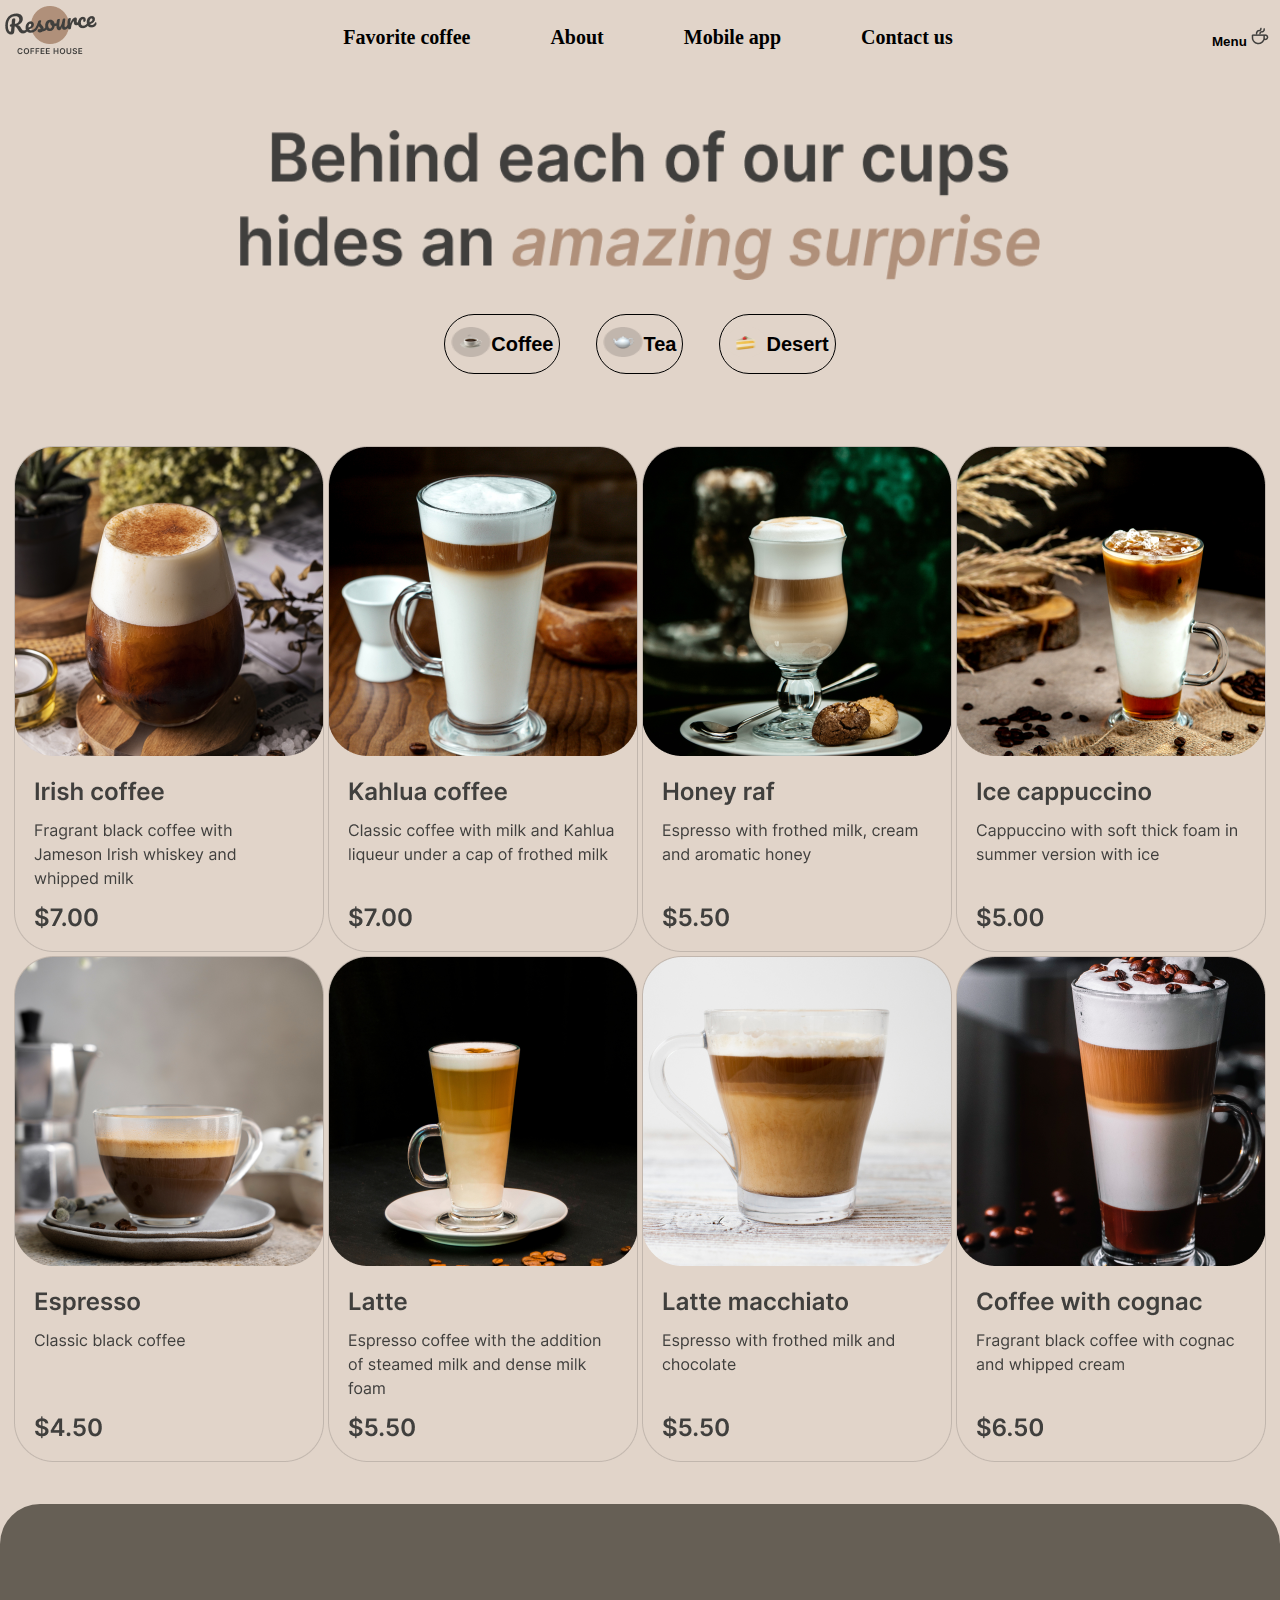
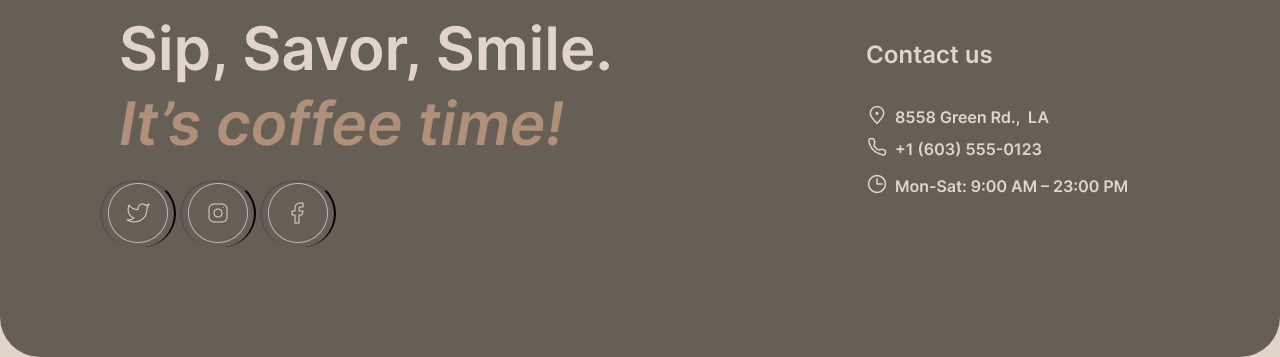
<file: Desktop/coffe-project/coffee.html>
<!DOCTYPE html>
<html lang="en">
<head>
    <meta charset="UTF-8">
    <meta name="viewport" content="width=device-width, initial-scale=1.0">
    <title>Document</title>
    <link rel="shortcut icon" href="./coffee-cup.jpg" type="image/x-icon">
</head>
<body>
    <!DOCTYPE html>
<html lang="en">
<head>
    <meta charset="UTF-8">
    <meta name="viewport" content="width=device-width, initial-scale=1.0">
    <title>Document</title>
</head>
<body>
    <!DOCTYPE html>
<html lang="en">
<head>
    <meta charset="UTF-8">
    <meta name="viewport" content="width=device-width, initial-scale=1.0">
    <title>Document</title>
    <link rel="stylesheet" href="./menu.css">
   <script src="./index.js"></script>
</head>
<body>
    <div class="header">
        <!-- header's  child 1  container -->
         <div class="container">
            <div class="header-menu">
                 <img class="logo" id="homeclick" alt="logo" href="#home" src="./header-menu-img/logo.png"/>
                 <!-- <img class="button-icon-burger" alt="button-burger" src="./header-menu/button-icon-burger.jpg"/> -->
                 <nav class="nav-bar">
                      <ul>
                        <li class="favorite-coffee-nav"><a href="#favorite-coffee">Favorite coffee</a></li>
                        <li class="about-nav"><a href="#about">About</a></li>
                        <li class="mobile-app-nav"><a href="#mobile-app">Mobile app</a></li>
                        <li class="contact-us-nav"><a href="#contact">Contact us</a></li>
                      </ul>
                 </nav>
                 <div class="coffee-menu" id="oncklick">
                      <ul>
                        <li class="menu-item"><button type="menu">Menu</button><img class="coffee-cup-menu" alt="coffee-cup-menu" src="./nav-jpg/coffee-cup.png"/>
                        </li>
                      </ul>
                 </div>
            </div>
         </div>
    </div>
    <div class="menu-section">
        <div class="menu-container">
            <div class="menu-ofer">
                <img src="./menu-header-essential/Behind each of our cups hides an amazing surprise.png" class="menu-text" alt="menu-name"/>
                <div class="tabs">
                  <button class="tab-item" id="item">
                    <img src="./menu-header-essential/icon (1).png" alt="coffee-cup"/>
                   
                    <h2>Coffee</h2>
                  </button>
                  <button class="tab-item" id="item1">
                    <img src="./menu-header-essential/icon (2).png" alt="tea-cup"/>
                  
                    <h2>Tea</h2>
                  </button>
                  <button class="tab-item" id="item2">
                    <img src="./menu-header-essential/icon (3).png" alt="desert-cup"/>
                    <h2>Desert</h2>
                   
                  </button>
                </div>
            </div>
            <div class="menu-grid">
                <img class="coffee-grid" src="./menu-grid-coffee/preview.png" alt="coffee-grid" />
                <img class="coffee-grid" src="./menu-grid-coffee/preview (1).png" alt="coffee-grid" />
                <img class="coffee-grid" src="./menu-grid-coffee/preview (2).png" alt="coffee-grid" />
                <img class="coffee-grid" src="./menu-grid-coffee/preview (3).png" alt="coffee-grid" />
                <img class="coffee-grid" src="./menu-grid-coffee/preview (4).png" alt="coffee-grid" />
                <img class="coffee-grid" src="./menu-grid-coffee/preview (5).png" alt="coffee-grid" />
                <img class="coffee-grid" src="./menu-grid-coffee/preview (6).png" alt="coffee-grid" />
                <img class="coffee-grid" src="./menu-grid-coffee/preview (7).png" alt="coffee-grid" />
            </div>
        </div>
    </div>
    <section id="contact">
      <div class="contact">
           <div class="container-contact">
              <div class="ofer-contact">
                  <img src="./contact-img/Sip, Savor, Smile. It’s coffee time!.png" class="ofer-contact-text" alt="contact-imgg"/>
                  <div class="social-icons">
                      <button ><img class="twiter-icon" src="./contact-img/button-icon-light.png" alt="twiter-icon"/></button>
                      <button><img class="twiter-icon" src="./contact-img/button-icon-light (1).png" alt="instagram-icon"/></button>
                      <button><img class="twiter-icon" src="./contact-img/button-icon-light (2).png" alt="facebook-icon"/></button>
                  </div>
              </div>
              <div class="contact-info">
                 <div class="contact-us">
                  <img class="contact-us-text" src="./contact-img/Contact us.png"/>
                 </div>
                 <div class="contact-contact">
                  <div>
                      <img class="location-link" src="./contact-img/link-item.png" alt="location-link"/>
                  </div>
                  <div>
                  <img class="phone-link" src="./contact-img/link-item (1).png" alt="phone-link"/>
                 </div>
                  <div>
                      <img class="item-link" src="./contact-img/link-item (2).png" alt="phone-link"/>
                  </div>
                 </div>
              </div>
           </div>
      </div>
  </section>
  
         <script>
            const myclick = document.getElementById('oncklick');
            myclick.addEventListener('click', function(){
            window.location.href = 'menu.html';
          });
          const homeclick = document.getElementById('homeclick');
          homeclick.addEventListener('click', function(){
            window.location.href = 'home.html';
            
          });


 
           const item = document.getElementById('item');
item.addEventListener('mouseenter', function() {
  if (!item.classList.contains('clicked')) {
    item.classList.add('hovered');
  }
});
item.addEventListener('mouseleave', function() {
  item.classList.remove('hovered');
});
item.addEventListener('click', function() {
  item.classList.toggle('clicked');
  window.location.href = 'coffee.html'; 
});

const item1 = document.getElementById('item1');
item1.addEventListener('mouseenter', function() {
  if (!item1.classList.contains('clicked')) {
    item1.classList.add('hovered');
  }
});
item1.addEventListener('mouseleave', function() {
  item1.classList.remove('hovered');
});
item1.addEventListener('click', function() {
  item1.classList.toggle('clicked');
  window.location.href = 'tea.html'; 
});
const item2 = document.getElementById('item2');
item2.addEventListener('mouseenter', function() {
  if (!item1.classList.contains('clicked')) {
    item2.classList.add('hovered');
  }
});
item2.addEventListener('mouseleave', function() {
  item2.classList.remove('hovered');
});
item2.addEventListener('click', function() {
  item2.classList.toggle('clicked');
  window.location.href = 'desert.html'; 
});
</script>
</body>
</html>
</body>
</html>
</body>
</html>
</file>
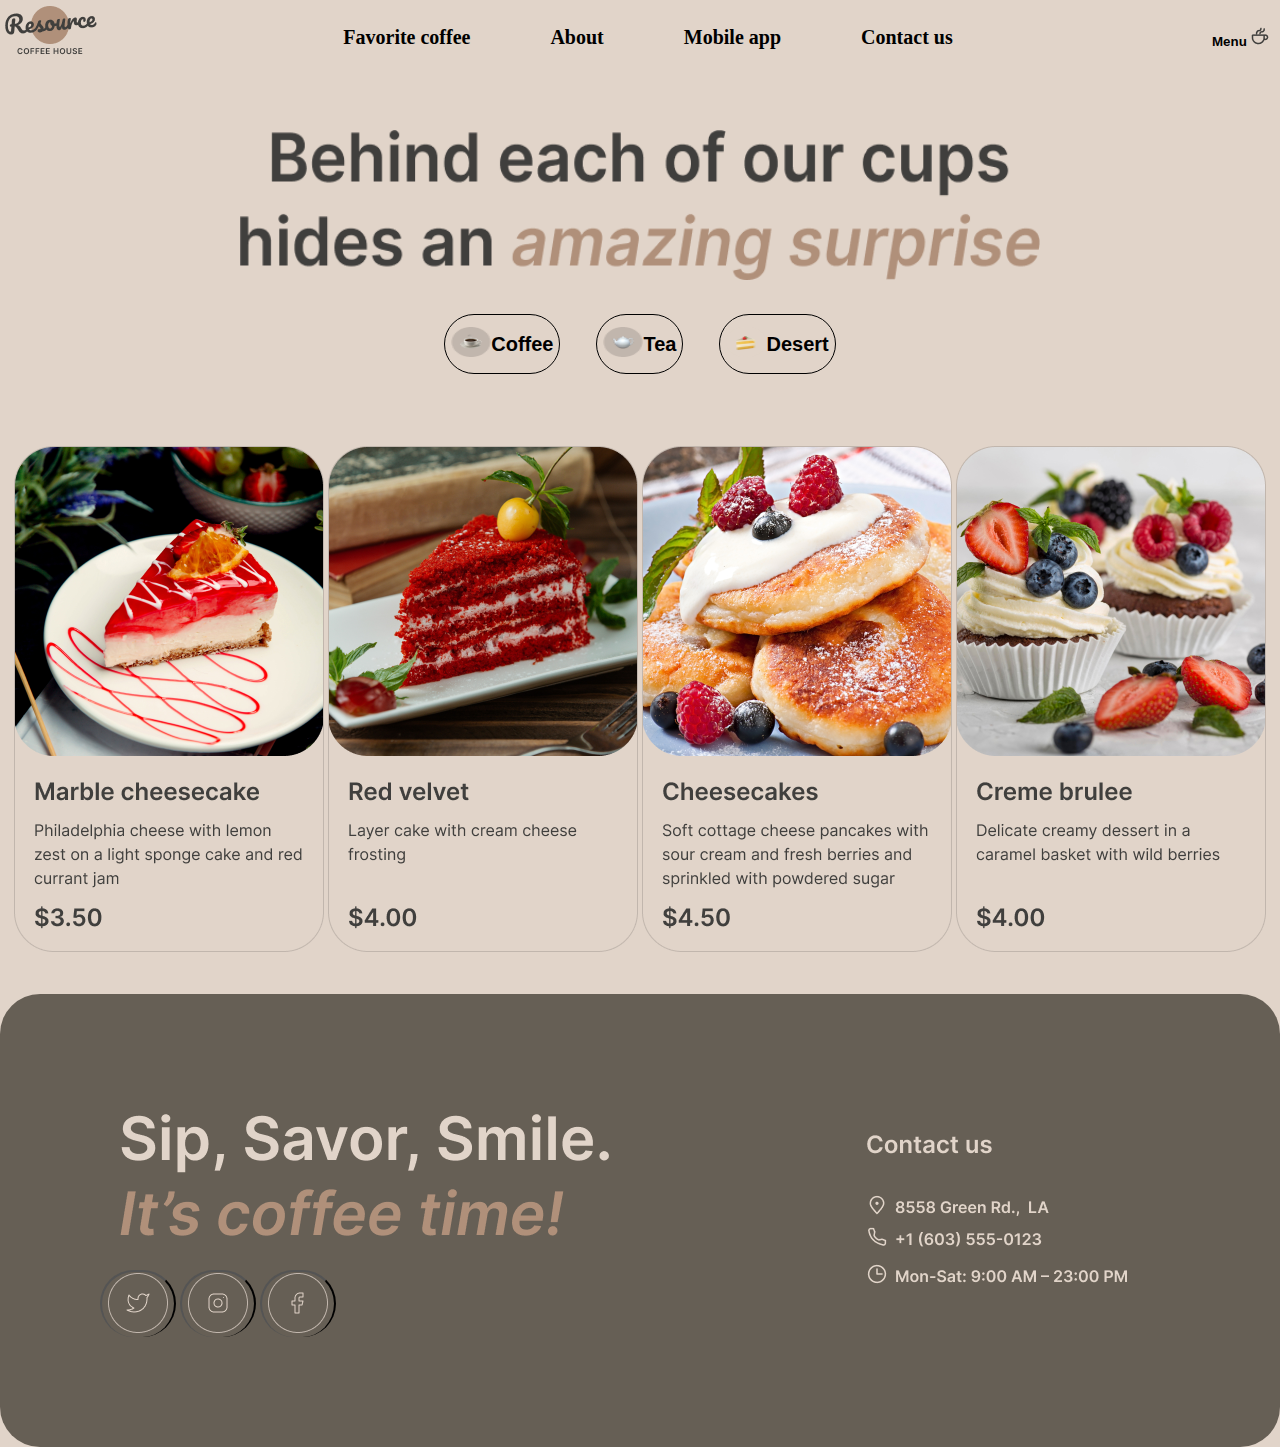
<file: Desktop/coffe-project/desert.html>
<!DOCTYPE html>
<html lang="en">
<head>
    <meta charset="UTF-8">
    <meta name="viewport" content="width=device-width, initial-scale=1.0">
    <title>Document</title>
    <link rel="stylesheet" href="./menu.css">
   <script src="./index.js"></script>
</head>
<body>
    <div class="header">
        <!-- header's  child 1  container -->
         <div class="container">
            <div class="header-menu">
                 <img class="logo" id="homeclick" alt="logo" href="#home" src="./header-menu-img/logo.png"/>
                 <!-- <img class="button-icon-burger" alt="button-burger" src="./header-menu/button-icon-burger.jpg"/> -->
                 <nav class="nav-bar">
                      <ul>
                        <li class="favorite-coffee-nav"><a href="#favorite-coffee">Favorite coffee</a></li>
                        <li class="about-nav"><a href="#about">About</a></li>
                        <li class="mobile-app-nav"><a href="#mobile-app">Mobile app</a></li>
                        <li class="contact-us-nav"><a href="#contact">Contact us</a></li>
                      </ul>
                 </nav>
                 <div class="coffee-menu" id="oncklick">
                      <ul>
                        <li class="menu-item"><button type="menu">Menu</button><img class="coffee-cup-menu" alt="coffee-cup-menu" src="./nav-jpg/coffee-cup.png"/>
                        </li>
                      </ul>
                 </div>
            </div>
         </div>
    </div>
    <div class="menu-section">
        <div class="menu-container">
            <div class="menu-ofer">
                <img src="./menu-header-essential/Behind each of our cups hides an amazing surprise.png" class="menu-text" alt="menu-name"/>
                <div class="tabs">
                  <button class="tab-item" id="item">
                    <img src="./menu-header-essential/icon (1).png" alt="coffee-cup"/>
                   
                    <h2>Coffee</h2>
                  </button>
                  <button class="tab-item" id="item1">
                    <img src="./menu-header-essential/icon (2).png" alt="tea-cup"/>
                  
                    <h2>Tea</h2>
                  </button>
                  <button class="tab-item" id="item2">
                    <img src="./menu-header-essential/icon (3).png" alt="desert-cup"/>
                    <h2>Desert</h2>
                   
                  </button>
                </div>
            </div>
            <div class="menu-grid">
                <img class="coffee-grid" src="./desert-img/preview (12).png" alt="coffee-grid" />
                <img class="coffee-grid" src="./desert-img/preview (13).png" alt="coffee-grid" />
                <img class="coffee-grid" src="./desert-img/preview (14).png" alt="coffee-grid" />
                <img class="coffee-grid" src="./desert-img/preview (15).png" alt="coffee-grid" />
               
            </div>
        </div>
    </div>
    <section id="contact">
      <div class="contact">
           <div class="container-contact">
              <div class="ofer-contact">
                  <img src="./contact-img/Sip, Savor, Smile. It’s coffee time!.png" class="ofer-contact-text" alt="contact-imgg"/>
                  <div class="social-icons">
                      <button ><img class="twiter-icon" src="./contact-img/button-icon-light.png" alt="twiter-icon"/></button>
                      <button><img class="twiter-icon" src="./contact-img/button-icon-light (1).png" alt="instagram-icon"/></button>
                      <button><img class="twiter-icon" src="./contact-img/button-icon-light (2).png" alt="facebook-icon"/></button>
                  </div>
              </div>
              <div class="contact-info">
                 <div class="contact-us">
                  <img class="contact-us-text" src="./contact-img/Contact us.png"/>
                 </div>
                 <div class="contact-contact">
                  <div>
                      <img class="location-link" src="./contact-img/link-item.png" alt="location-link"/>
                  </div>
                  <div>
                  <img class="phone-link" src="./contact-img/link-item (1).png" alt="phone-link"/>
                 </div>
                  <div>
                      <img class="item-link" src="./contact-img/link-item (2).png" alt="phone-link"/>
                  </div>
                 </div>
              </div>
           </div>
      </div>
  </section>
  
         <script>
            const myclick = document.getElementById('oncklick');
            myclick.addEventListener('click', function(){
            window.location.href = 'menu.html';
          });
          const homeclick = document.getElementById('homeclick');
          homeclick.addEventListener('click', function(){
            window.location.href = 'home.html';
            
          });


 
           const item = document.getElementById('item');
item.addEventListener('mouseenter', function() {
  if (!item.classList.contains('clicked')) {
    item.classList.add('hovered');
  }
});
item.addEventListener('mouseleave', function() {
  item.classList.remove('hovered');
});
item.addEventListener('click', function() {
  item.classList.toggle('clicked');
  window.location.href = 'coffee.html'; 
});

const item1 = document.getElementById('item1');
item1.addEventListener('mouseenter', function() {
  if (!item1.classList.contains('clicked')) {
    item1.classList.add('hovered');
  }
});
item1.addEventListener('mouseleave', function() {
  item1.classList.remove('hovered');
});
item1.addEventListener('click', function() {
  item1.classList.toggle('clicked');
  window.location.href = 'tea.html'; 
});
const item2 = document.getElementById('item2');
item2.addEventListener('mouseenter', function() {
  if (!item1.classList.contains('clicked')) {
    item2.classList.add('hovered');
  }
});
item2.addEventListener('mouseleave', function() {
  item2.classList.remove('hovered');
});
item2.addEventListener('click', function() {
  item2.classList.toggle('clicked');
  window.location.href = 'desert.html'; 
});
</script>
</body>
</html>
</body>
</html>
</body>
</html>
</file>
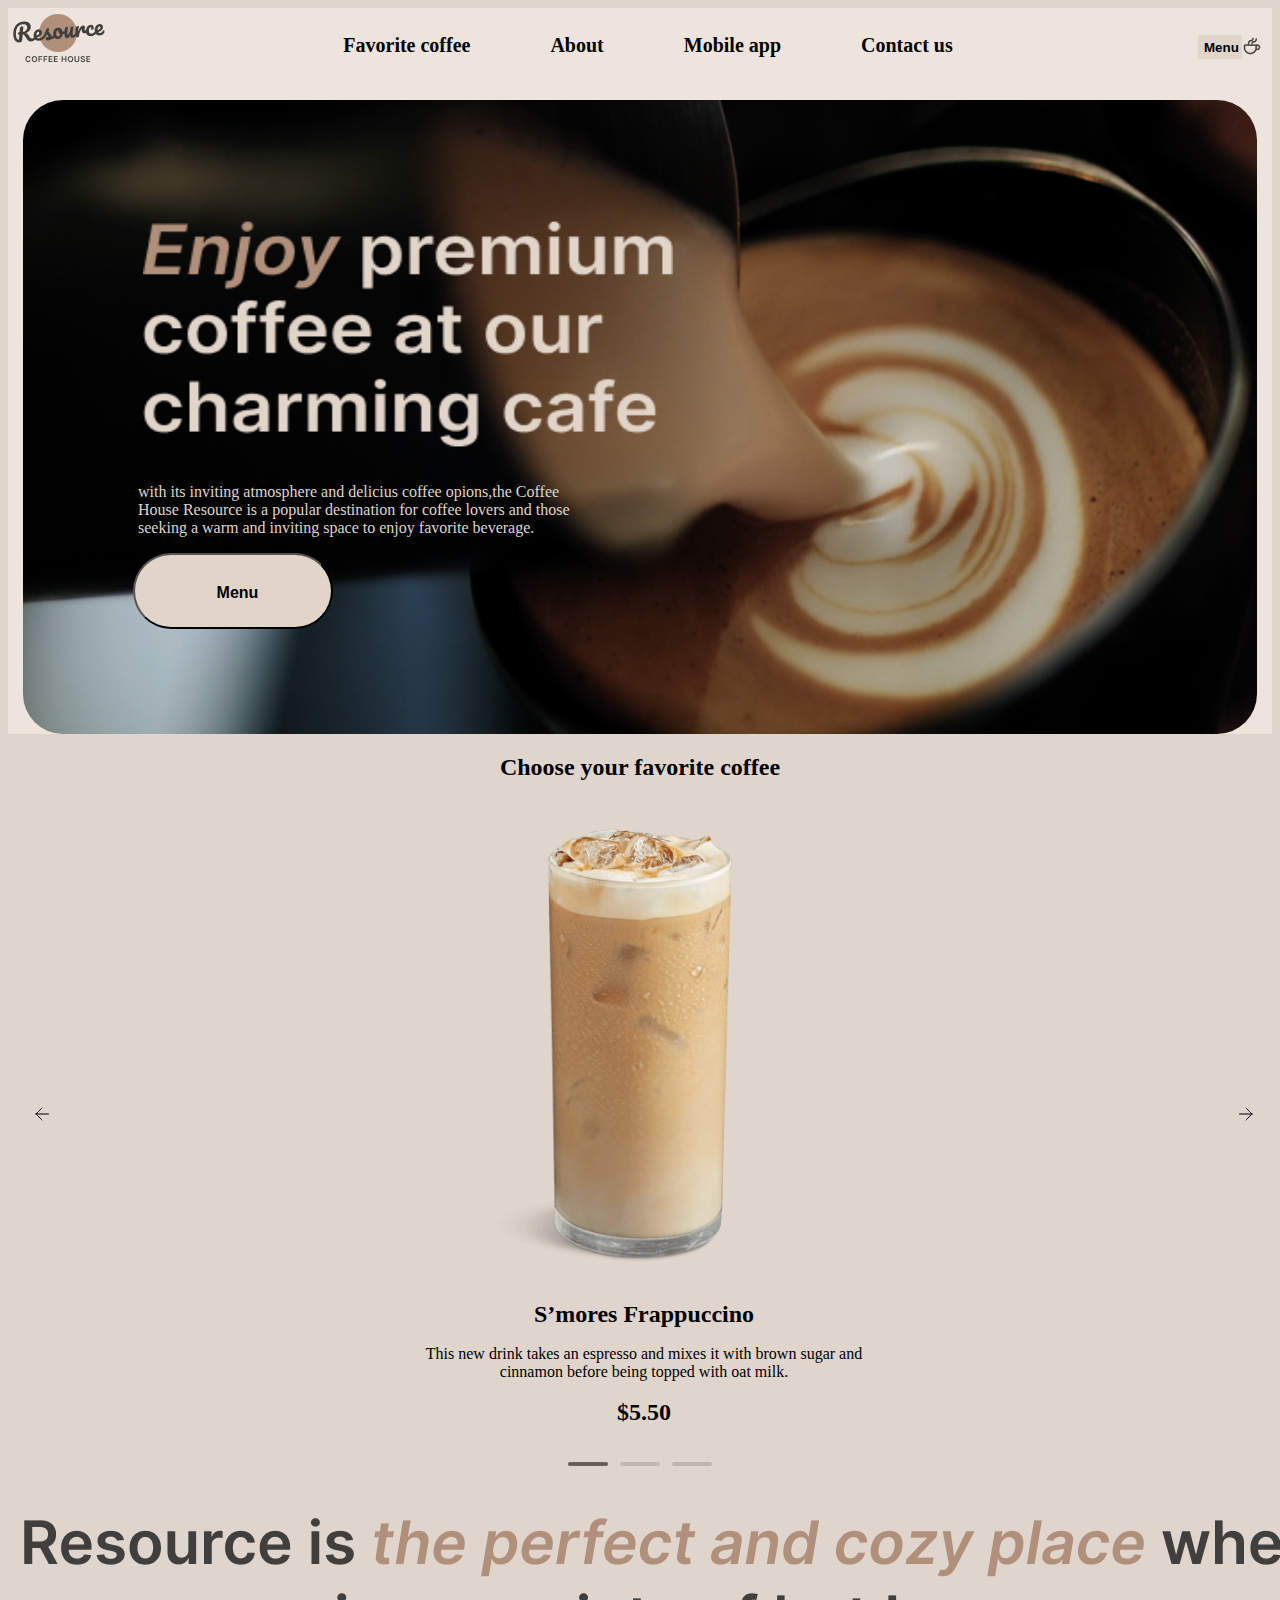
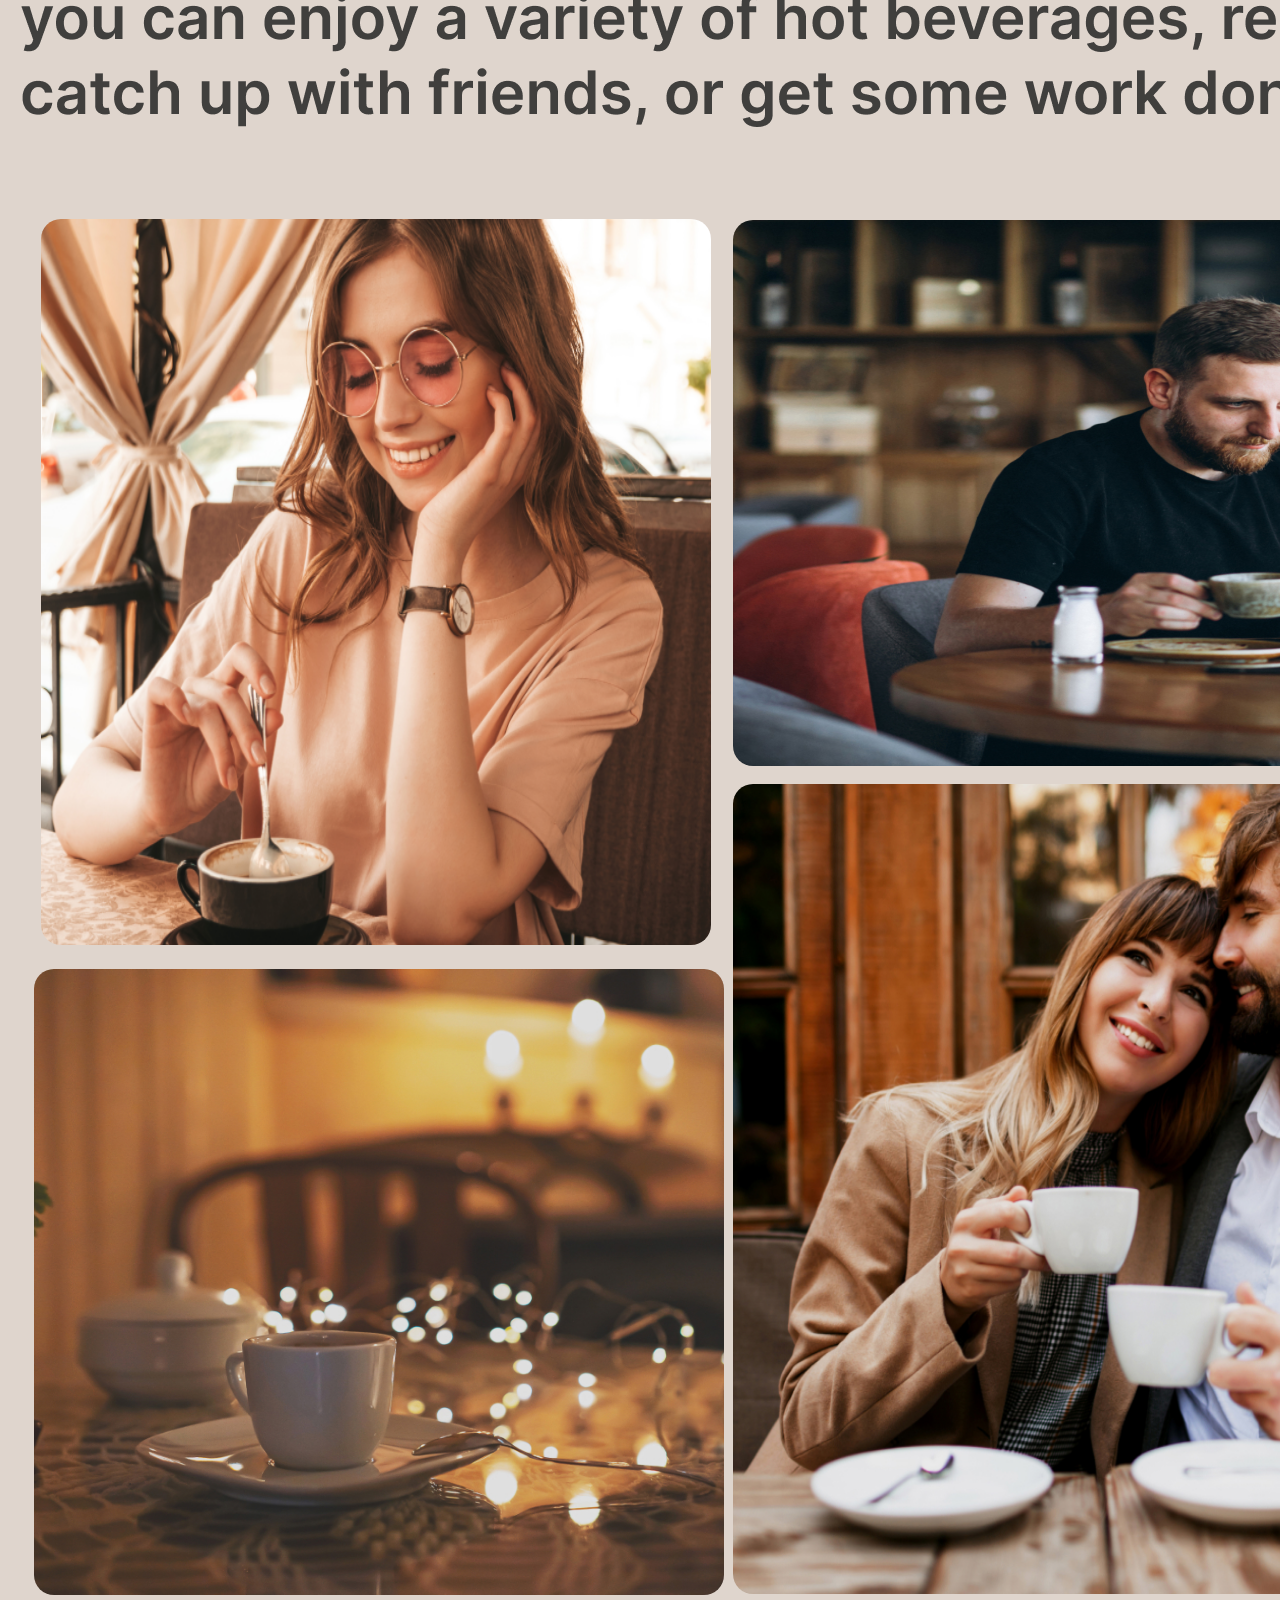
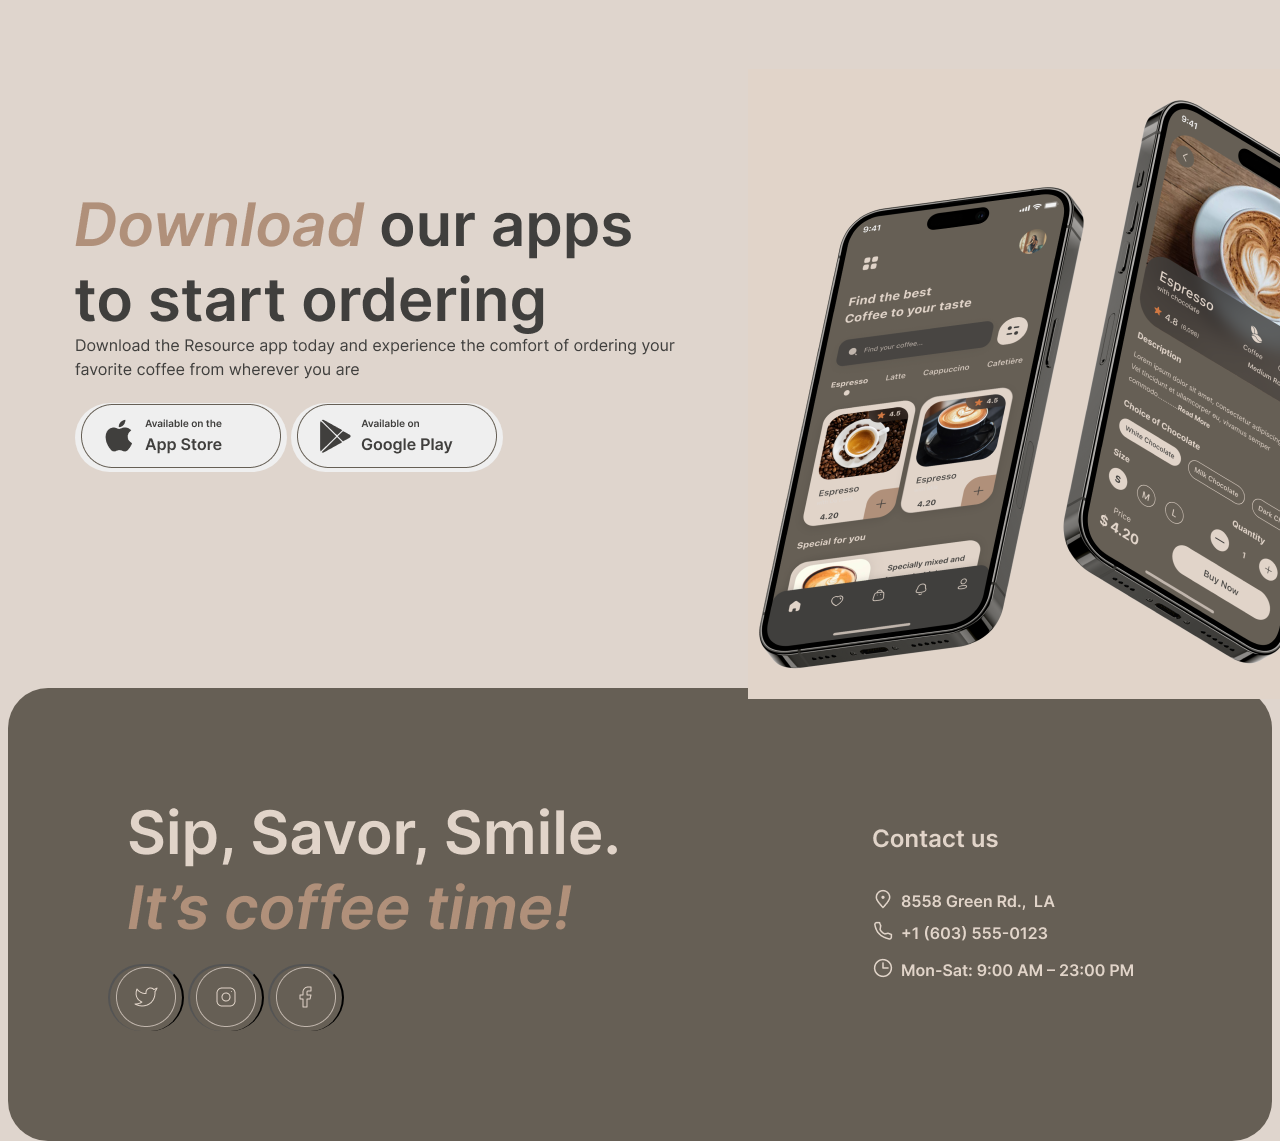
<file: Desktop/coffe-project/home.html>
<!DOCTYPE html>
<html lang="en">
<head>
    <meta charset="UTF-8">
    <meta name="viewport" content="width=device-width, initial-scale=1.0">
    <title src="./coffee-cup.jpg"></title>
    <link rel="stylesheet" href="./homestyle.css">
    <link rel="stylesheet" href="https://cdn.jsdelivr.net/npm/swiper@11/swiper-bundle.min.css"/>
    <link rel="shortcut icon" href="./" type="image/x-icon">
</head>
<body>
 
    <section id="home">
    <div class="home">
        <!-- home child-1 header -->
        <div class="header">
            <!-- header's  child 1  container -->
             <div class="container">
                <div class="header-menu">
                     <img class="logo" alt="logo" href="#home" src="./header-menu-img/logo.png"/>
                     <!-- <img class="button-icon-burger" alt="button-burger" src="./header-menu/button-icon-burger.jpg"/> -->
                     <nav class="nav-bar">
                          <ul>
                            <li class="favorite-coffee-nav"><a href="#favorite-coffee">Favorite coffee</a></li>
                            <li class="about-nav"><a href="#about">About</a></li>
                            <li class="mobile-app-nav"><a href="#mobile-app">Mobile app</a></li>
                            <li class="contact-us-nav"><a href="#contact">Contact us</a></li>
                          </ul>
                     </nav>
                     <div class="coffee-menu" id="oncklick">
                          <ul>
                            <li class="menu-item"><button type="menu">Menu</button><img class="coffee-cup-menu" alt="coffee-cup-menu" src="./nav-jpg/coffee-cup.png"/>
                            </li>
                          </ul>
                     </div>
                </div>
             </div>
             <!-- header' s child 2 hero -->
             <div class="hero">
                <div class="container-hero">
                    <div class="ofter">
                       <div> <img class="enjoy" alt="enjoy-text" src="./hero-png/Enjoy premium coffee at our charming cafe (2).png"/></div>
                        <div class="p-text"><p>with its inviting atmosphere and delicius coffee opions,the Coffee<br>
                        House Resource is a popular destination for coffee lovers and those<br>
                        seeking a warm and inviting space to enjoy favorite beverage.
                        </p></div>
                       
                        <button  class="button-primary" id="click">
                            <h4 class="button-menu" >Menu</h4>
                            <img class="coffee-cup" alt="coffee-cup" src="./hero-png/coffee-cup (2).png"/>
                        </button>
                    
                    </div>
                </div>
             </div>
        </div>
    </section>
    <section class="grid-content favorite-coffee" id="favorite-coffee">
        <h2 class="section-heading">Choose your <span>favorite</span> coffee</h2>
        <div class="slider">
            <button class="button btn-left" type="button">
                <svg width="24" height="24" viewBox="0 0 24 24" fill="none" xmlns="http://www.w3.org/2000/svg">
                    <path d="M18.5 12H6M6 12L12 6M6 12L12 18" stroke="currentColor" stroke-linecap="round"
                        stroke-linejoin="round" />
                </svg>
            </button>
            <div class="row-slider">
                <div class="slide slide-active">
                    <img src="./slider-img/coffee-slider-1.png" alt="S'mores Frappuccino" width="480" height="480">
                    <h3 class="card-heading">S’mores Frappuccino</h3>
                    <p class="card-text">This new drink takes an espresso and mixes it with brown sugar and cinnamon
                        before being
                        topped with oat milk.</p>
                    <span class="price">$5.50</span>
                </div>
                <div class="slide">
                    <img src="./slider-img/coffee-slider-2.png" alt="S'mores Frappuccino" width="480" height="480">
                    <h3 class="card-heading">Caramel Macchiato</h3>
                    <p class="card-text">Fragrant and unique classic espresso with rich caramel-peanut syrup, with
                        cream under whipped
                        thick foam.</p>
                    <span class="price">$5.00</span>
                </div>
                <div class="slide">
                    <img src="./slider-img/coffee-slider-3.png" alt="Ice coffee" width="480" height="480">
                    <h3 class="card-heading">Ice coffee</h3>
                    <p class="card-text">A popular summer drink that tones and invigorates. Prepared from coffee,
                        milk and ice.</p>
                    <span class="price">$4.50</span>
                </div>
            </div>
            <button class="button btn-right" type="button">
                <svg width="24" height="24" viewBox="0 0 24 24" fill="none" xmlns="http://www.w3.org/2000/svg">
                    <path d="M18.5 12H6M6 12L12 6M6 12L12 18" stroke="currentColor" stroke-linecap="round"
                        stroke-linejoin="round" />
                </svg>
            </button>
        </div>
        <div class="controls">
            <span class="control active"><img src="./slider-img/control.png" alt="control"/></span>
            <span class="control active"><img src="./slider-img/control (1).png" alt="control"/></span>
            <span class="control active"><img src="./slider-img/control (2).png" alt="control"/></span>
        </div>
    </section>

    <section id="about">
            <div class="about">
                <div class="text-h2">
                    <img src="./about img/Resource is the perfect and cozy place where you can enjoy a variety of hot beverages, relax, catch up with friends, or get some work done..png" alt="text-about"/>
                 </div>
                <div class="container-about-img">
                   
                    <div id="content1"><img class="content-1" src="./about img/about-1.png" alt="about-1"/></div>
                    <div id="content2"><img class="content-2" src="./about img/about-3.jpg" alt="about-2"/></div>
                    <div id="content3"><img class="content-3"  src="./about img/about-2.jpg" alt="about-3"/></div>
                    <div id="content4"><img class="content-4" src="./about img/about-4.jpg" alt="about-4"/></div>
                </div>
        
             </div>
            </div>
    </section>

    <section id="mobile-app">
        <div class="mobile-app">
              <div class="container-mob">
                   <div class="ofter">
                      <div> 
                         <img class="dowlo-text-img1" src="./mobile-app-img/Download our apps to start ordering.png"/>
                      </div>
                      <div>
                          <img class="dowlo-text-img2" src="./mobile-app-img/Download the Resource app today and experience the comfort of ordering your favorite coffee from wherever you are.png"/>
                      </div>
                      <div class="button-mobile">
                         <button type="button" class="button-app">
                             <img class="button-icon" src="./mobile-app-img/button-app-store.png" alt="button"/>
                         </button>
                         <button type="button" class="button-app-play">
                             <img class="button-icon" src="./mobile-app-img/button-google-play.png" alt="button"/>
                         </button>
                       </div>
                   </div>
              
                   
                   <div class="mobile-screens">
                       <img class="screen" src="./mobile-app-img/mobile-screens.png"/>
                    </div>
               </div>
        </div>
    </section>

    <section id="contact">
        <div class="contact">
             <div class="container-contact">
                <div class="ofer-contact">
                    <img src="./contact-img/Sip, Savor, Smile. It’s coffee time!.png" class="ofer-contact-text" alt="contact-imgg"/>
                    <div class="social-icons">
                        <button ><img class="twiter-icon" src="./contact-img/button-icon-light.png" alt="twiter-icon"/></button>
                        <button><img class="twiter-icon" src="./contact-img/button-icon-light (1).png" alt="instagram-icon"/></button>
                        <button><img class="twiter-icon" src="./contact-img/button-icon-light (2).png" alt="facebook-icon"/></button>
                    </div>
                </div>
                <div class="contact-info">
                   <div class="contact-us">
                    <img class="contact-us-text" src="./contact-img/Contact us.png"/>
                   </div>
                   <div class="contact-contact">
                    <div>
                        <img class="location-link" src="./contact-img/link-item.png" alt="location-link"/>
                    </div>
                    <div>
                    <img class="phone-link" src="./contact-img/link-item (1).png" alt="phone-link"/>
                   </div>
                    <div>
                        <img class="item-link" src="./contact-img/link-item (2).png" alt="phone-link"/>
                    </div>
                   </div>
                </div>
             </div>
        </div>
    </section>
    
    <script src="https://cdn.jsdelivr.net/npm/swiper@11/swiper-bundle.min.js"></script>
    <script>
    
     

  const myButton = document.getElementById('oncklick');
myButton.addEventListener('click', function() {
  window.location.href = 'menu.html';
});

const myclick = document.getElementById('click');
myclick.addEventListener('click', function(){
    window.location.href = 'menu.html';
});
    </script>
</body>
</html>
</file>
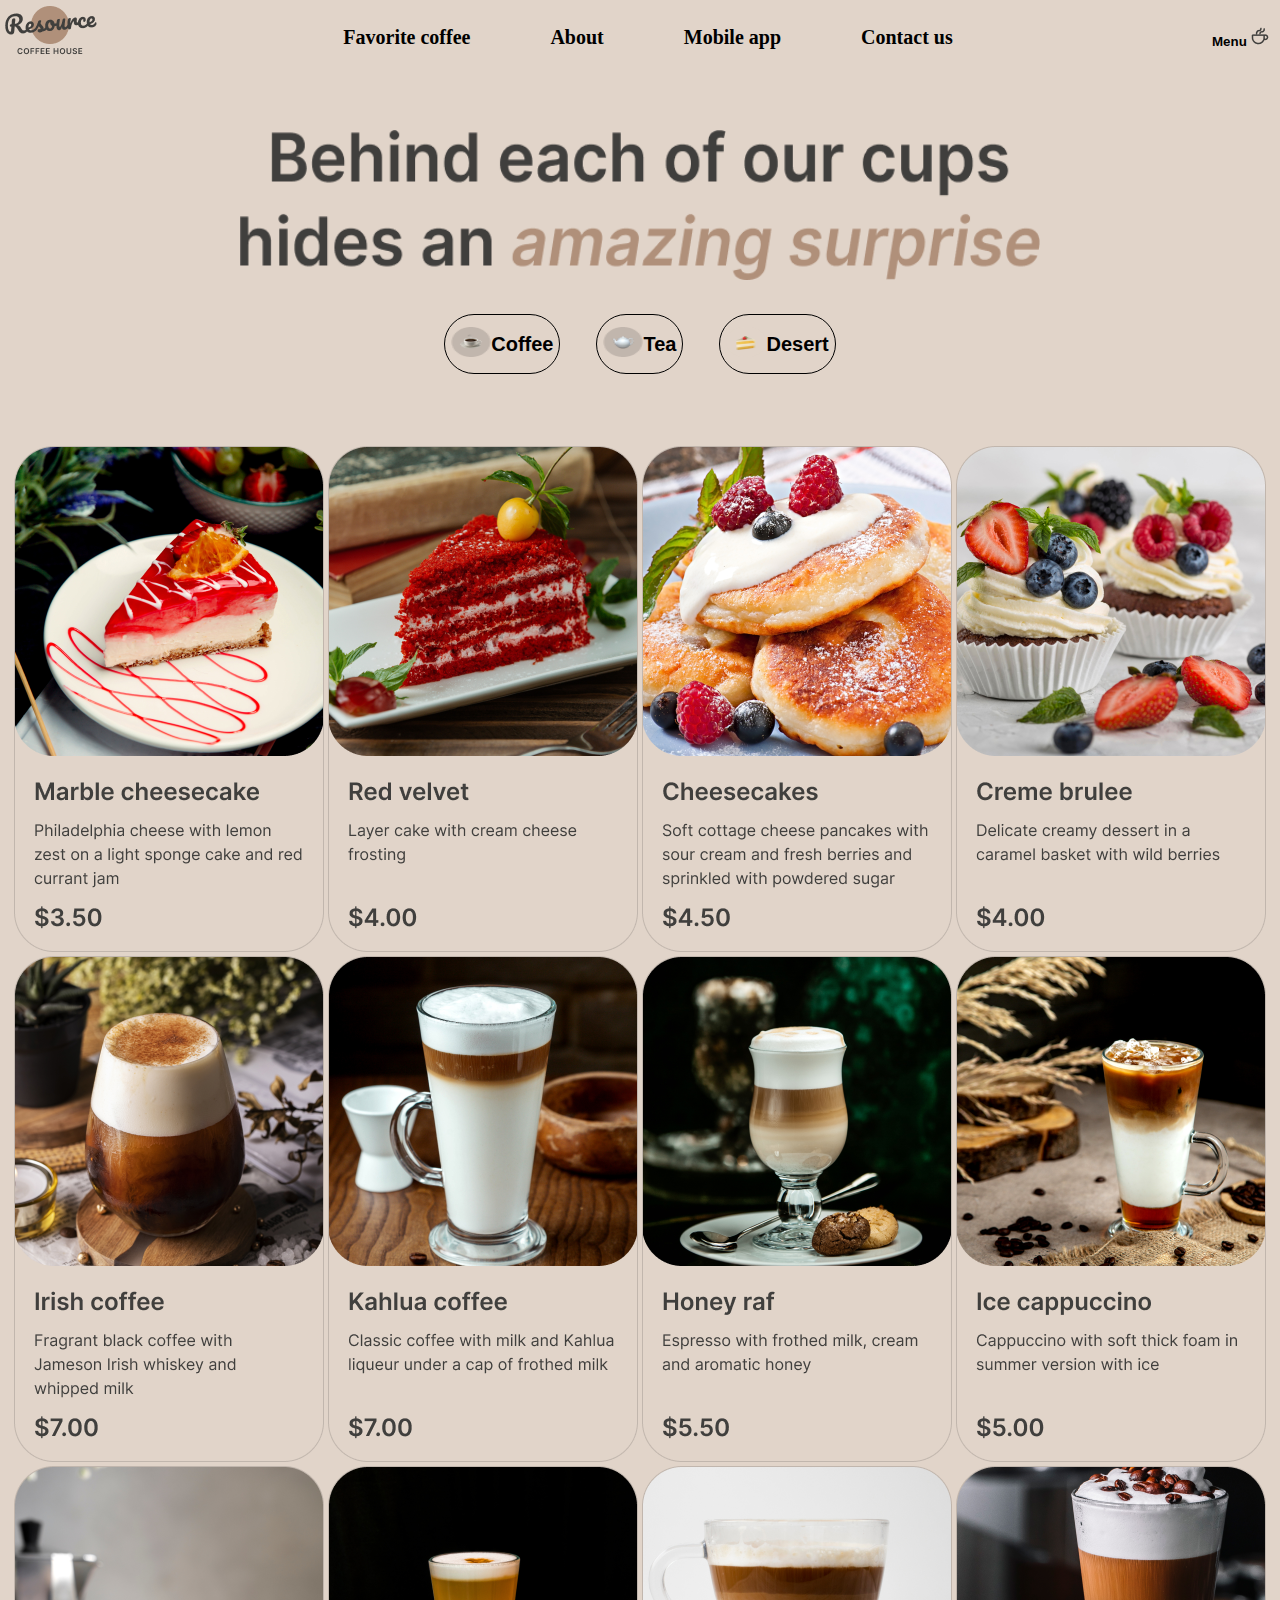
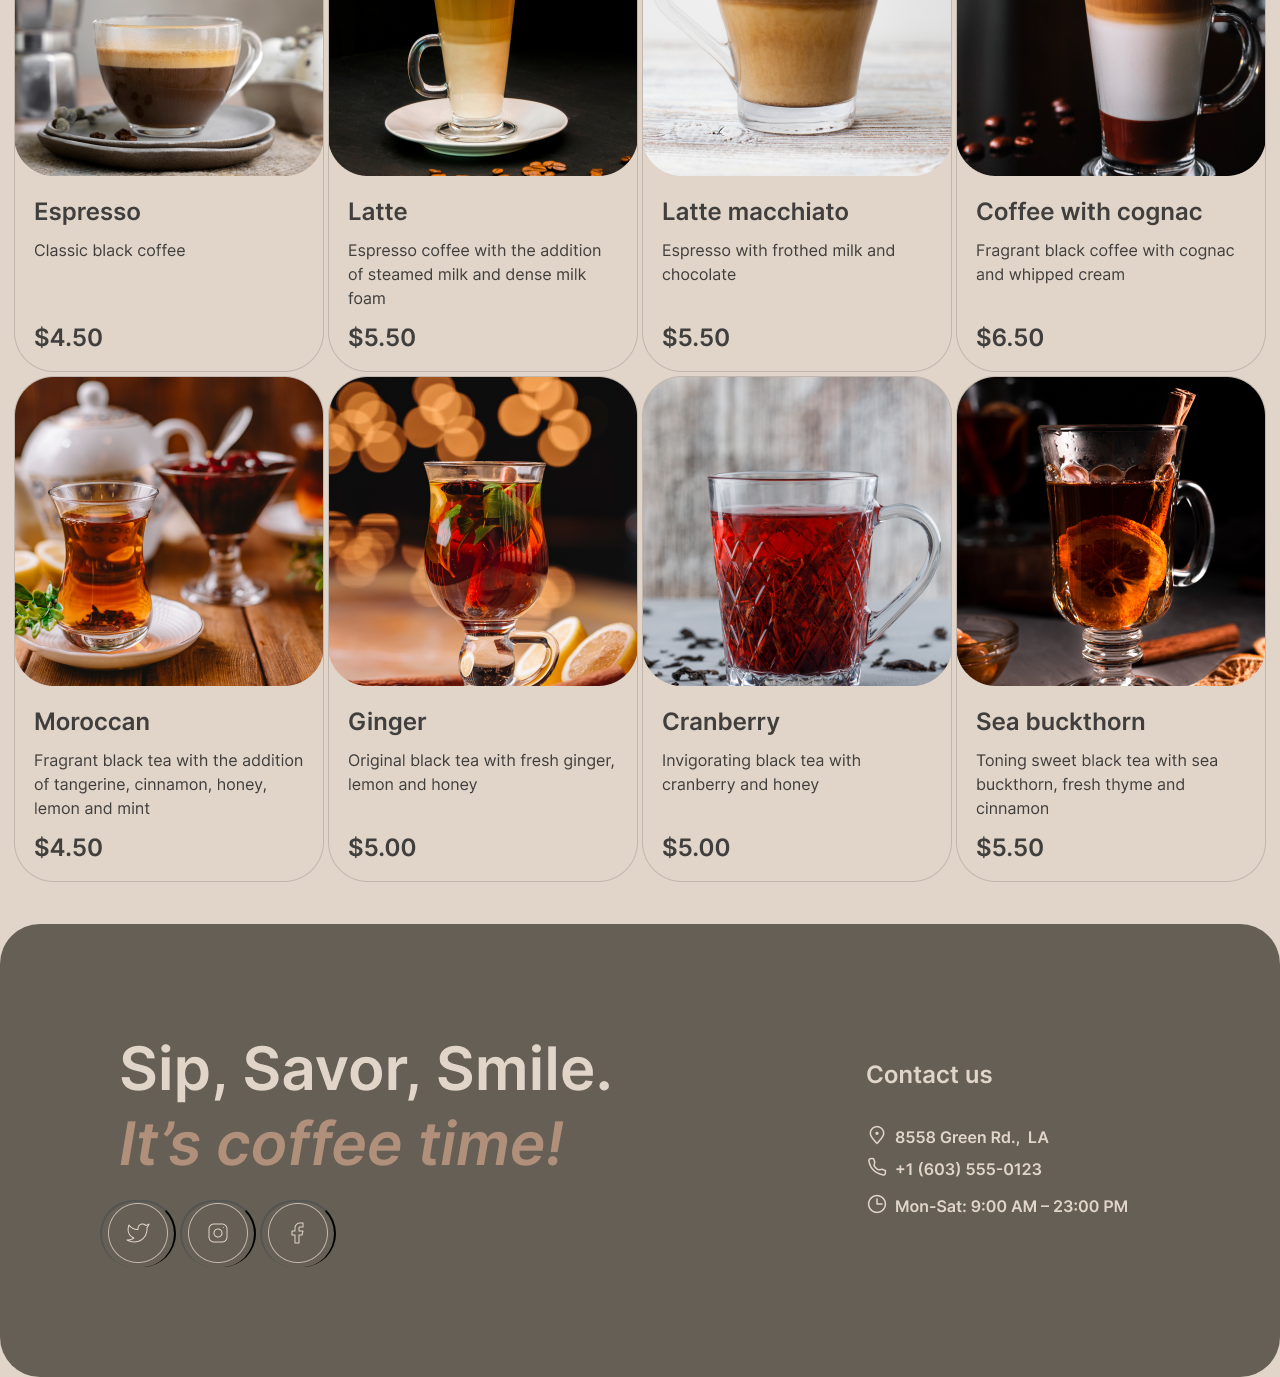
<file: Desktop/coffe-project/menu.html>
<!DOCTYPE html>
<html lang="en">
<head>
    <meta charset="UTF-8">
    <meta name="viewport" content="width=device-width, initial-scale=1.0">
    <title>Document</title>
    <link rel="stylesheet" href="./menu.css">
    <link rel="shortcut icon" href="./coffee-cup.jpg" type="image/x-icon">
   <script src="./index.js"></script>
</head>
<body>
    <div class="header">
        <!-- header's  child 1  container -->
         <div class="container">
            <div class="header-menu">
                 <img class="logo" id="homeclick" alt="logo" href="#home" src="./header-menu-img/logo.png"/>
                 <!-- <img class="button-icon-burger" alt="button-burger" src="./header-menu/button-icon-burger.jpg"/> -->
                 <nav class="nav-bar">
                      <ul>
                        <li class="favorite-coffee-nav"><a href="#favorite-coffee">Favorite coffee</a></li>
                        <li class="about-nav"><a href="#about">About</a></li>
                        <li class="mobile-app-nav"><a href="#mobile-app">Mobile app</a></li>
                        <li class="contact-us-nav"><a href="#contact">Contact us</a></li>
                      </ul>
                 </nav>
                 <div class="coffee-menu" id="oncklick">
                      <ul>
                        <li class="menu-item"><button type="menu">Menu</button><img class="coffee-cup-menu" alt="coffee-cup-menu" src="./nav-jpg/coffee-cup.png"/>
                        </li>
                      </ul>
                 </div>
            </div>
         </div>
    </div>
    <div class="menu-section">
        <div class="menu-container">
            <div class="menu-ofer">
                <img src="./menu-header-essential/Behind each of our cups hides an amazing surprise.png" class="menu-text" alt="menu-name"/>
                <div class="tabs">
                  <button class="tab-item" id="item">
                    <img src="./menu-header-essential/icon (1).png" alt="coffee-cup"/>
                   
                    <h2>Coffee</h2>
                  </button>
                  <button class="tab-item" id="item1">
                    <img src="./menu-header-essential/icon (2).png" alt="tea-cup"/>
                  
                    <h2>Tea</h2>
                  </button>
                  <button class="tab-item" id="item2">
                    <img src="./menu-header-essential/icon (3).png" alt="desert-cup"/>
                    <h2>Desert</h2>
                   
                  </button>
                </div>
            </div>
            <div class="menu-grid">
              <img class="coffee-grid" src="./desert-img/preview (12).png" alt="coffee-grid" />
              <img class="coffee-grid" src="./desert-img/preview (13).png" alt="coffee-grid" />
              <img class="coffee-grid" src="./desert-img/preview (14).png" alt="coffee-grid" />
              <img class="coffee-grid" src="./desert-img/preview (15).png" alt="coffee-grid" />
              <img class="coffee-grid" src="./menu-grid-coffee/preview.png" alt="coffee-grid" />
                <img class="coffee-grid" src="./menu-grid-coffee/preview (1).png" alt="coffee-grid" />
                <img class="coffee-grid" src="./menu-grid-coffee/preview (2).png" alt="coffee-grid" />
                <img class="coffee-grid" src="./menu-grid-coffee/preview (3).png" alt="coffee-grid" />
                <img class="coffee-grid" src="./menu-grid-coffee/preview (4).png" alt="coffee-grid" />
                <img class="coffee-grid" src="./menu-grid-coffee/preview (5).png" alt="coffee-grid" />
                <img class="coffee-grid" src="./menu-grid-coffee/preview (6).png" alt="coffee-grid" />
                <img class="coffee-grid" src="./menu-grid-coffee/preview (7).png" alt="coffee-grid" />
                <img class="coffee-grid" src="./tea-img/preview (8).png" alt="coffee-grid" />
                <img class="coffee-grid" src="./tea-img/preview (9).png" alt="coffee-grid" />
                <img class="coffee-grid" src="./tea-img/preview (10).png" alt="coffee-grid" />
                <img class="coffee-grid" src="./tea-img/preview (11).png" alt="coffee-grid" />
            </div>
        </div>
    </div>
    <section id="contact">
      <div class="contact">
           <div class="container-contact">
              <div class="ofer-contact">
                  <img src="./contact-img/Sip, Savor, Smile. It’s coffee time!.png" class="ofer-contact-text" alt="contact-imgg"/>
                  <div class="social-icons">
                      <button ><img class="twiter-icon" src="./contact-img/button-icon-light.png" alt="twiter-icon"/></button>
                      <button><img class="twiter-icon" src="./contact-img/button-icon-light (1).png" alt="instagram-icon"/></button>
                      <button><img class="twiter-icon" src="./contact-img/button-icon-light (2).png" alt="facebook-icon"/></button>
                  </div>
              </div>
              <div class="contact-info">
                 <div class="contact-us">
                  <img class="contact-us-text" src="./contact-img/Contact us.png"/>
                 </div>
                 <div class="contact-contact">
                  <div>
                      <img class="location-link" src="./contact-img/link-item.png" alt="location-link"/>
                  </div>
                  <div>
                  <img class="phone-link" src="./contact-img/link-item (1).png" alt="phone-link"/>
                 </div>
                  <div>
                      <img class="item-link" src="./contact-img/link-item (2).png" alt="phone-link"/>
                  </div>
                 </div>
              </div>
           </div>
      </div>
  </section>
  
         <script>
            const myclick = document.getElementById('oncklick');
            myclick.addEventListener('click', function(){
            window.location.href = 'menu.html';
          });
          const homeclick = document.getElementById('homeclick');
          homeclick.addEventListener('click', function(){
            window.location.href = 'home.html';
            
          });

          
          //  const item = document.getElementById("item");
          //  item.addEventListener('mouseenter', function() {
          //   item.style.backgroundColor = 'rgba(102, 95, 85, 1';
          //   });
          //   item.addEventListener('mouseleave', function() {
          //   item.style.backgroundColor = '';
           
           
          // });
          // const item1 = document.getElementById("item1");
          //  item1.addEventListener('mouseenter', function() {
          //   item1.style.backgroundColor = 'rgba(102, 95, 85, 1';
          //   });
          //   item1.addEventListener('mouseleave', function() {
          //   item1.style.backgroundColor = '';
           
           
          // });
          // const item2 = document.getElementById("item2");
          //  item2.addEventListener('mouseenter', function() {
          //   item2.style.backgroundColor = 'rgba(102, 95, 85, 1';
          //   });
          //   item2.addEventListener('mouseleave', function() {
          //   item2.style.backgroundColor = 'rgba(102, 95, 85, 1';
           
           
          // });
         
         
           // Get the button element by its id
 


           const item = document.getElementById('item');
item.addEventListener('mouseenter', function() {
  if (!item.classList.contains('clicked')) {
    item.classList.add('hovered');
  }
});
item.addEventListener('mouseleave', function() {
  item.classList.remove('hovered');
});
item.addEventListener('click', function() {
  item.classList.toggle('clicked');
  window.location.href = 'coffee.html'; 
});



const item1 = document.getElementById('item1');
item1.addEventListener('mouseenter', function() {
  if (!item1.classList.contains('clicked')) {
    item1.classList.add('hovered');
  }
});
item1.addEventListener('mouseleave', function() {
  item1.classList.remove('hovered');
});
item1.addEventListener('click', function() {
  item1.classList.toggle('clicked');
  window.location.href = 'tea.html'; 
});



const item2 = document.getElementById('item2');
item2.addEventListener('mouseenter', function() {
  if (!item1.classList.contains('clicked')) {
    item2.classList.add('hovered');
  }
});
item2.addEventListener('mouseleave', function() {
  item2.classList.remove('hovered');
});
item2.addEventListener('click', function() {
  item2.classList.toggle('clicked');
  window.location.href = 'desert.html'; 
});
</script>
</body>
</html>
</file>
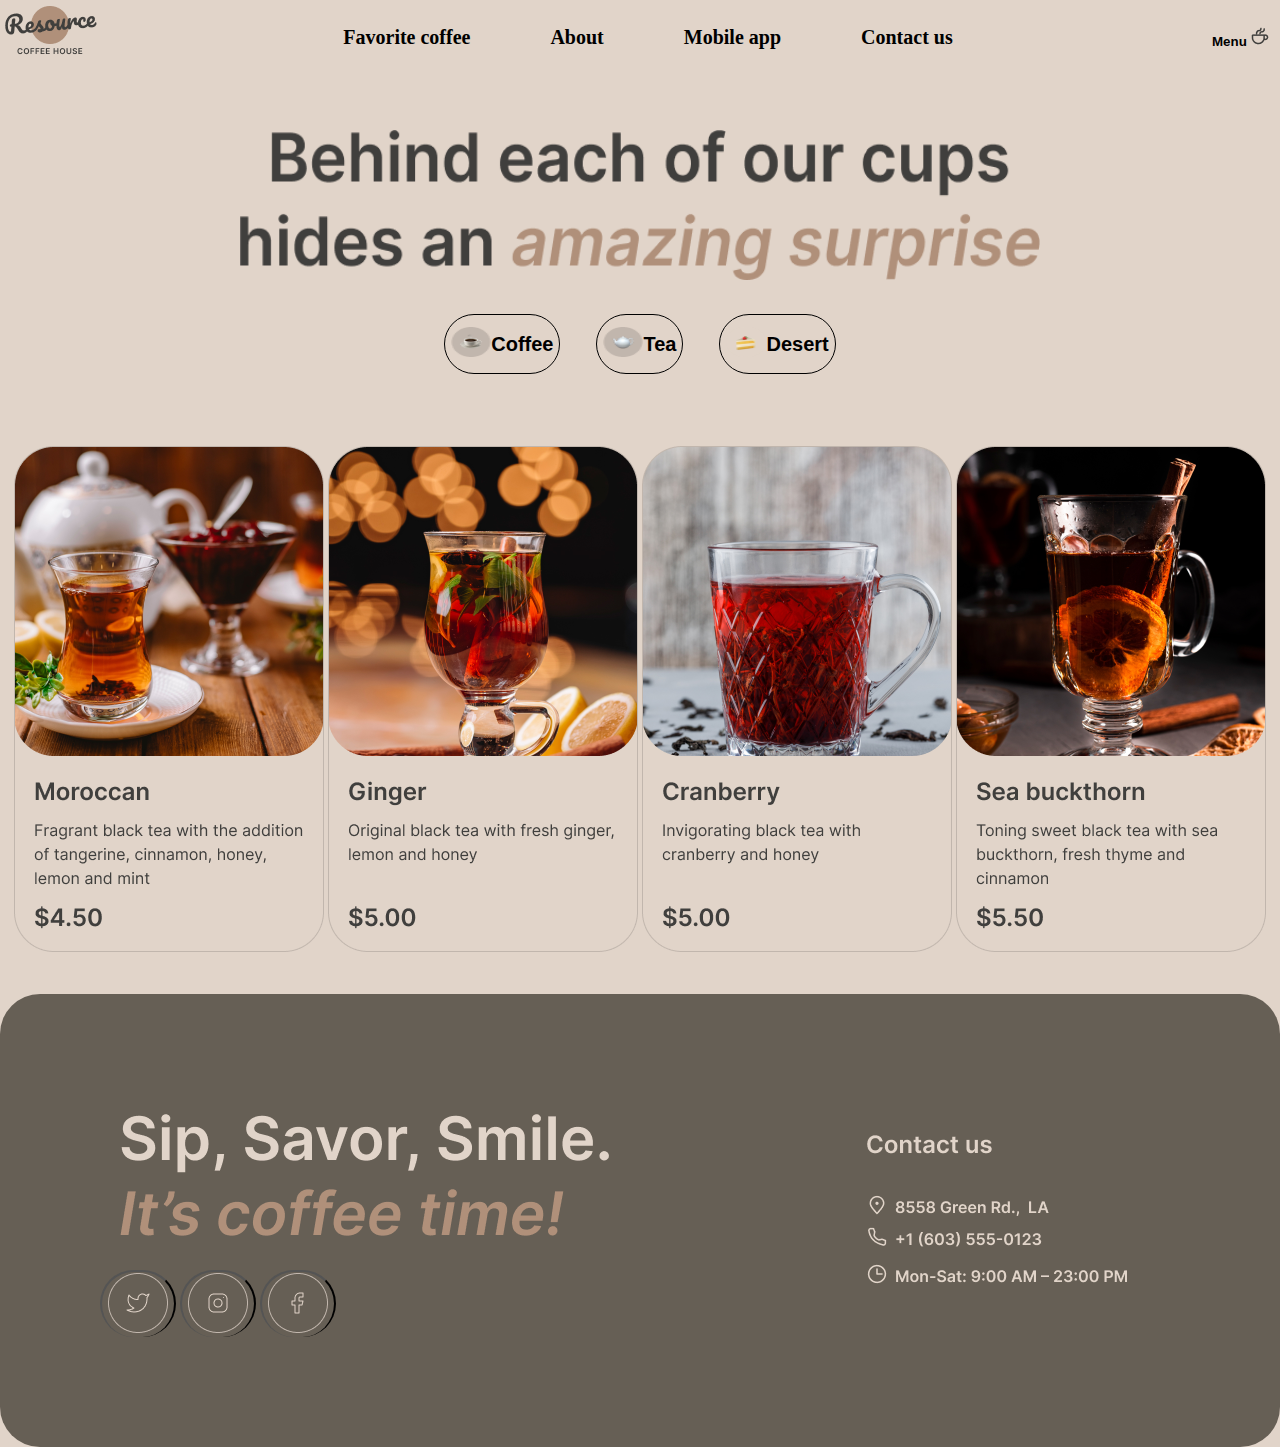
<file: Desktop/coffe-project/tea.html>
<!DOCTYPE html>
<html lang="en">
<head>
    <meta charset="UTF-8">
    <meta name="viewport" content="width=device-width, initial-scale=1.0">
    <title>Document</title>
    <link rel="shortcut icon" href="./coffee-cup.jpg" type="image/x-icon">
</head>
<body>
    <!DOCTYPE html>
<html lang="en">
<head>
    <meta charset="UTF-8">
    <meta name="viewport" content="width=device-width, initial-scale=1.0">
    <title>Document</title>
</head>
<body>
    <!DOCTYPE html>
<html lang="en">
<head>
    <meta charset="UTF-8">
    <meta name="viewport" content="width=device-width, initial-scale=1.0">
    <title>Document</title>
    <link rel="stylesheet" href="./menu.css">
   <script src="./index.js"></script>
</head>
<body>
    <div class="header">
        <!-- header's  child 1  container -->
         <div class="container">
            <div class="header-menu">
                 <img class="logo" id="homeclick" alt="logo" href="#home" src="./header-menu-img/logo.png"/>
                 <!-- <img class="button-icon-burger" alt="button-burger" src="./header-menu/button-icon-burger.jpg"/> -->
                 <nav class="nav-bar">
                      <ul>
                        <li class="favorite-coffee-nav"><a href="#favorite-coffee">Favorite coffee</a></li>
                        <li class="about-nav"><a href="#about">About</a></li>
                        <li class="mobile-app-nav"><a href="#mobile-app">Mobile app</a></li>
                        <li class="contact-us-nav"><a href="#contact">Contact us</a></li>
                      </ul>
                 </nav>
                 <div class="coffee-menu" id="oncklick">
                      <ul>
                        <li class="menu-item"><button type="menu">Menu</button><img class="coffee-cup-menu" alt="coffee-cup-menu" src="./nav-jpg/coffee-cup.png"/>
                        </li>
                      </ul>
                 </div>
            </div>
         </div>
    </div>
    <div class="menu-section">
        <div class="menu-container">
            <div class="menu-ofer">
                <img src="./menu-header-essential/Behind each of our cups hides an amazing surprise.png" class="menu-text" alt="menu-name"/>
                <div class="tabs">
                  <button class="tab-item" id="item">
                    <img src="./menu-header-essential/icon (1).png" alt="coffee-cup"/>
                   
                    <h2>Coffee</h2>
                  </button>
                  <button class="tab-item" id="item1">
                    <img src="./menu-header-essential/icon (2).png" alt="tea-cup"/>
                  
                    <h2>Tea</h2>
                  </button>
                  <button class="tab-item" id="item2">
                    <img src="./menu-header-essential/icon (3).png" alt="desert-cup"/>
                    <h2>Desert</h2>
                   
                  </button>
                </div>
            </div>
            <div class="menu-grid">
                <img class="coffee-grid" src="./tea-img/preview (8).png" alt="coffee-grid" />
                <img class="coffee-grid" src="./tea-img/preview (9).png" alt="coffee-grid" />
                <img class="coffee-grid" src="./tea-img/preview (10).png" alt="coffee-grid" />
                <img class="coffee-grid" src="./tea-img/preview (11).png" alt="coffee-grid" />
              
            </div>
        </div>
    </div>
    <section id="contact">
      <div class="contact">
           <div class="container-contact">
              <div class="ofer-contact">
                  <img src="./contact-img/Sip, Savor, Smile. It’s coffee time!.png" class="ofer-contact-text" alt="contact-imgg"/>
                  <div class="social-icons">
                      <button ><img class="twiter-icon" src="./contact-img/button-icon-light.png" alt="twiter-icon"/></button>
                      <button><img class="twiter-icon" src="./contact-img/button-icon-light (1).png" alt="instagram-icon"/></button>
                      <button><img class="twiter-icon" src="./contact-img/button-icon-light (2).png" alt="facebook-icon"/></button>
                  </div>
              </div>
              <div class="contact-info">
                 <div class="contact-us">
                  <img class="contact-us-text" src="./contact-img/Contact us.png"/>
                 </div>
                 <div class="contact-contact">
                  <div>
                      <img class="location-link" src="./contact-img/link-item.png" alt="location-link"/>
                  </div>
                  <div>
                  <img class="phone-link" src="./contact-img/link-item (1).png" alt="phone-link"/>
                 </div>
                  <div>
                      <img class="item-link" src="./contact-img/link-item (2).png" alt="phone-link"/>
                  </div>
                 </div>
              </div>
           </div>
      </div>
  </section>
  
         <script>
            const myclick = document.getElementById('oncklick');
            myclick.addEventListener('click', function(){
            window.location.href = 'menu.html';
          });
          const homeclick = document.getElementById('homeclick');
          homeclick.addEventListener('click', function(){
            window.location.href = 'home.html';
            
          });


 
           const item = document.getElementById('item');
item.addEventListener('mouseenter', function() {
  if (!item.classList.contains('clicked')) {
    item.classList.add('hovered');
  }
});
item.addEventListener('mouseleave', function() {
  item.classList.remove('hovered');
});
item.addEventListener('click', function() {
  item.classList.toggle('clicked');
  window.location.href = 'coffee.html'; 
});

const item1 = document.getElementById('item1');
item1.addEventListener('mouseenter', function() {
  if (!item1.classList.contains('clicked')) {
    item1.classList.add('hovered');
  }
});
item1.addEventListener('mouseleave', function() {
  item1.classList.remove('hovered');
});
item1.addEventListener('click', function() {
  item1.classList.toggle('clicked');
  window.location.href = 'tea.html'; 
});
const item2 = document.getElementById('item2');
item2.addEventListener('mouseenter', function() {
  if (!item1.classList.contains('clicked')) {
    item2.classList.add('hovered');
  }
});
item2.addEventListener('mouseleave', function() {
  item2.classList.remove('hovered');
});
item2.addEventListener('click', function() {
  item2.classList.toggle('clicked');
  window.location.href = 'desert.html'; 
});
</script>
</body>
</html>
</body>
</html>
</body>
</html>
</file>
<file: style.css>
body{
    margin: 0px;
    padding: 0px;
    background-image: radial-gradient(#c7c7c7 25%, #c7c7c7 74%);
    font-family: system-ui;
  
}

.clearfix{
    clear: both;
}
#main{
   height: 100%;
   width: 800px;
   background-color: white;
   box-shadow: 5px 7px 15px 5px 151b29;
   margin:20px auto;
}

.top-section{
    background-color: rgb(18, 31, 11);
    text-align: center;
    padding: 20px;
}
.profile{
    width: 160px;
    height: 150px;
    border-radius: 50%;
}
.p1{
    color: white;
    font-size: 40px;
    font-weight: bold;
    margin: 0px;
    margin-top: 10px;   
}
.p2 span{
  font-weight: 100;
  color: #c7c7c7;
}
.p2{
    font-size: 20px;
    color: #c7c7c7;
    margin: 0px;
    margin-top: 10px;
}


.p4{
    cursor: pointer;

}
.p4:hover{
    color:rgb(76, 147, 175);
}

.p4 a{
    text-decoration: none;
    color: #151b29;
}

.nav.nav-bar{
    position: fixed;
    width:100%;
    min-height:100px;
    display:flex;
    align-items: center;
    justify-content: space-between;
    background-color: rgb(116, 116, 102);
    background: rgba(0, 0, 0, 0.5);
}
.logo{
    width:20%;
    text-align: center;
    font-size: 20px;
    margin: 0% auto;
}
.logo a{
    color: #f3eded;
    font-size: 30px;
    text-decoration: none;
    
}
.logo a:hover{
    color: rgb(76, 147, 175);
}
.menu{
    width:80%;
    display:flex;
    justify-content: end;
    text-decoration: none;
    margin: 0% auto;
    padding: 10px;
}
.menu-Item{
    margin-right:5%;
    position: relative;
  
}
.menu-Item:hover .nav-animation{
    display: block;
}
.nav-animation{
    position:absolute;
    border:1px solid #151b29;
    margin-top:5px;
    width:0%;
    display: none;
    animation-name:animation;
    animation-duration: 1s;
    animation-fill-mode: forwards;
}
.menu-Item a{
    text-decoration: none;
    color: #f3eded;
  
}
ol li{
    list-style: none!important;
}

.menu-Item a:hover{
 color: rgb(80, 162, 194);
}

ul{
    list-style-type: none;
}
.education-li{
    list-style-type: none;
    font-size: 15px;
}
.col-4{
    height: 100%;
    box-sizing: border-box;
    padding-left: -50%;
  width: 40%;

}

hr{
    position:relative;
    width:80%;
    margin:0%;
    padding: 2px;
    background: linear-gradient(to right,
     rgb(3, 3, 3) 75%, 
    rgb(169,169,169) 25%,
     rgb(169,169,169)100%);
     
    }
  .p7{
    position:relative;
    width:80%;
    margin:0px;
    background:black; 
     padding: 2px;
     float: left;
  }

  .COL-8{
    width: 60%;
    float: left;
  }
  .line{
  border-left: 1px solid #c7c7c7;
  height: 800px;
  width: 2%;
  margin-top:0px;
  float: left;
  }
  .content-box{
    padding: 0px auto;
    
  }
  .head{
    font-size: 20px;
    text-transform: uppercase;
    font-weight: 600;
    padding-top: 35px;
  }
  
  .container{
    position:relative;
    display: flex;
    height: 100%;
    width: 100%;
   
  }
  .about-me{
    padding: 15px;
    margin: 15px;
    text-decoration:underline #151b29;
    font-size: 20px;
  }
.about{
    padding: 10px;
    margin: 15px; 
    
    
}
 footer{
   padding: 20px;
   padding-left:5%;
   background-color:#151b29;
   color: #f3eded;
   display: flex;
   margin-top: 15px;
 }

.content-box-lang{
    font-size: 20px;
    text-decoration:underline #151b29;
}
.content-box-skill{
    font-size: 20px;
    text-decoration:underline #151b29;
}
.education{
    text-decoration:underline #151b29;
}
.project{
    text-decoration:underline #151b29;
    
}

.logo-1{
    font-family:Georgia, 'Times New Roman', Times, serif;
}
.education{
    font-size: 20px;
}
.project{
    font-size: 20px;
   
}
.project li{
    list-style-type: none;
}
.link-rsschool{
    cursor: pointer;
    margin: 0% auto;
    padding-left: 5%;
}
.data{
    margin: 0% auto;
   
    /* padding-left: 12%;   */
}
.link-rsschool:hover{
 color: rgb(52, 102, 102);
}
.links-git a{
    margin: 0% auto;
    /* padding-left:5%; */
}
.github-link li{
    margin: 0% auto;
    /* padding-left:9%;  */

}
</file>
<file: assets/style.css>
body{
    margin: 0px;
    padding: 0px;
    background-image: radial-gradient(#c7c7c7 25%, #c7c7c7 74%);
    font-family: system-ui;
  
}

.clearfix{
    clear: both;
}
#main{
   height: 100%;
   width: 800px;
   background-color: white;
   box-shadow: 5px 7px 15px 5px 151b29;
   margin:20px auto;
}

.top-section{
    background-color: rgb(18, 31, 11);
    text-align: center;
    padding: 20px;
}
.profile{
    width: 160px;
    height: 150px;
    border-radius: 50%;
}
.p1{
    color: white;
    font-size: 40px;
    font-weight: bold;
    margin: 0px;
    margin-top: 10px;   
}
.p2 span{
  font-weight: 100;
  color: #c7c7c7;
}
.p2{
    font-size: 20px;
    color: #c7c7c7;
    margin: 0px;
    margin-top: 10px;
}


.p4{
    cursor: pointer;

}
.p4:hover{
    color:rgb(76, 147, 175);
}

.p4 a{
    text-decoration: none;
    color: #151b29;
}

.nav.nav-bar{
    position: fixed;
    width:100%;
    min-height:100px;
    display:flex;
    align-items: center;
    justify-content: space-between;
    background-color: rgb(116, 116, 102);
    background: rgba(0, 0, 0, 0.5);
}
.logo{
    width:20%;
    text-align: center;
    font-size: 20px;
    margin: 0% auto;
}
.logo a{
    color: #f3eded;
    font-size: 30px;
    text-decoration: none;
    
}
.logo a:hover{
    color: rgb(76, 147, 175);
}
.menu{
    width:80%;
    display:flex;
    justify-content: end;
    text-decoration: none;
    margin: 0% auto;
    padding: 10px;
}
.menu-Item{
    margin-right:5%;
    position: relative;
  
}
.menu-Item:hover .nav-animation{
    display: block;
}
.nav-animation{
    position:absolute;
    border:1px solid #151b29;
    margin-top:5px;
    width:0%;
    display: none;
    animation-name:animation;
    animation-duration: 1s;
    animation-fill-mode: forwards;
}
.menu-Item a{
    text-decoration: none;
    color: #f3eded;
}
.menu-Item a:hover{
 color: rgb(80, 162, 194);
}

ul{
    list-style-type: none;
}
.education-li{
    list-style-type: none;
    font-size: 15px;
}
.col-4{
    height: 100%;
    box-sizing: border-box;
    padding-left: -50%;
  width: 40%;

}

hr{
    position:relative;
    width:80%;
    margin:0%;
    padding: 2px;
    background: linear-gradient(to right,
     rgb(3, 3, 3) 75%, 
    rgb(169,169,169) 25%,
     rgb(169,169,169)100%);
     
    }
  .p7{
    position:relative;
    width:80%;
    margin:0px;
    background:black; 
     padding: 2px;
     float: left;
  }

  .COL-8{
    width: 60%;
    float: left;
  }
  .line{
  border-left: 1px solid #c7c7c7;
  height: 800px;
  width: 2%;
  margin-top:0px;
  float: left;
  }
  .content-box{
    padding: 0px auto;
    
  }
  .head{
    font-size: 20px;
    text-transform: uppercase;
    font-weight: 600;
    padding-top: 35px;
  }
  
  .container{
    position:relative;
    display: flex;
    height: 100%;
    width: 100%;
   
  }
  .about-me{
    padding: 15px;
    margin: 15px;
    text-decoration:underline #151b29;
    font-size: 20px;
  }
.about{
    padding: 10px;
    margin: 15px; 
    
    
}
 footer{
   padding: 20px;
   padding-left:5%;
   background-color:#151b29;
   color: #f3eded;
   display: flex;
   margin-top: 15px;
 }

.content-box-lang{
    font-size: 20px;
    text-decoration:underline #151b29;
}
.content-box-skill{
    font-size: 20px;
    text-decoration:underline #151b29;
}
.education{
    text-decoration:underline #151b29;
}
.project{
    text-decoration:underline #151b29;
    
}

.logo-1{
    font-family:Georgia, 'Times New Roman', Times, serif;
}
.education{
    font-size: 20px;
}
.project{
    font-size: 20px;
   
}
.project li{
    list-style-type: none;
}
.link-rsschool{
    cursor: pointer;
    margin: 0% auto;
    padding-left: 5%;
}
.data{
    margin: 0% auto;
   
    /* padding-left: 12%;   */
}
.link-rsschool:hover{
 color: rgb(52, 102, 102);
}
.links-git a{
    margin: 0% auto;
    /* padding-left:5%; */
}
.github-link li{
    margin: 0% auto;
    /* padding-left:9%;  */

}
</file>
<file: coffee-house/menu.css>
body{
    background-color: #E1D4C9;
    margin: 0;
    padding: 0;
}
.header{
    width: Fill(1440px);
    height: Hug(724px);
    Gap:20px;
}
.container{
    width: Fill(1440px);
    height: Hug(60px);
    padding: 0px, 40px, 0px, 40px;
}
.header-menu{
    width: Fill(1360px);
    height: Hug(60px);
    justify-content: space-between;
    display: flex;
}
.logo{
    width: 100px;
    height: 60px;
    cursor: pointer;
}
.nav-bar{
    position: relative;
    width: fill(1188px);
    height: fill(60px);
    gap: 40px;
    text-align: center;
}
.nav-bar ul{
    width: 100%;
    height: 100%;
    Gap:40px;
    display: flex;
}
ul li{
    list-style: none;
    cursor: pointer;
    margin: 0%;
    padding: 0%;
}
a{
    text-decoration: none;
    color: black;
    /* font-size: 18px; */
    display: inline-block;
    position: relative;
    padding: 10px 20px;
    font-weight: bold;
    font-size: 20px;
}
a::after{
    content: "";
    display: block;
    position: absolute;
    width: 0;
    height: 2px;
    background-color: 
    rgba(64, 63, 61, 1);
    bottom: 0;
    left: 50%;
    transform: translateX(-50%);
    transition: width 1.5s ease;
}
a:hover::after{
    width: 100%;

}
a:hover::before{
    width: 0%;
}
.favorite-coffee-nav{
    width: Hug(117px);
    height: Hug(28px);
    gap: 4px;
   
}
.about-nav{
    width: hug(48px);
    height: hug(28px);
    gap:4px;
}
.mobile-app-nav{
    width: hug(86px);
    height: hug(28px);
    gap: 4px;
}
.contact-us-nav{
    width: hug(85px);
    height: 28px;
    gap: 4px;
}
.coffee-menu{
 width: hug(72px);
 height: Fixed(28px);
 margin: 10px;
}
.menu-item{
    width: hug(72px);
    height: hug(28px);
    gap:4px;
}
.menu-item button{
    text-decoration: none;
    width: 44px;
    height: 24px;
    font:inter;
     size: 16px;
     line-height: 24px;
     background-color: #E1D4C9;
     border: #E1D4C9;
     cursor: pointer;
     line-height: 24px;
     font-weight:600;
     display: inline-block;
    position: relative;

}
.menu-item{
    text-decoration: none;
    display: inline-block;
    position: relative;
    font-size: 20px;
}
.menu-item::after{
    content: "";
    display: block;
    position: absolute;
    width: 0;
    height: 2px;
    background-color: 
    rgba(64, 63, 61, 1);
    bottom: 0;
    left: 50%;
    transform: translateX(-50%);
    transition: width 1.5s ease;
}
.menu-item:hover::after{
    width: 100%;
}
.menu-item:hover::before{
    width: 0%;
}
.menu-container{
    width:fill(1360px);
    height: hug(1328px);
    gap: 40px;
}
.menu-ofer{
    width: fill(1360px);
    height: hug(236px);
    gap:40px;
    margin: 4% auto;
    text-align: center;
}
.menu-text{
  width:800px;
  height: 150px;
}
.tabs{
    width:hug(361px);
    height: hug(46px);
    gap: 16px;
    display: flex;
    margin: 10px auto;
    align-items: center;
    justify-content: center;
}
.tab-item{
    width: hug(115px);
    height: hug(46px);
    border-radius: hug(46px);
    border-radius: 100px;
    border: 1px solid black;
    padding: 8px, 16px, 8px, 8px;
    background: none;
    position:relative;
    cursor: pointer;
    margin: 20px 10px;
}
.item{
        padding: 10px;
        background-color: #4CAF50;
        color: white;
        border: none;
        cursor: pointer;
}
#item:hover,
#item.clicked {
  background-color: rgba(102, 95, 85, 1);
}
.item1{
    padding: 10px;
    background-color: #4CAF50;
    color: white;
    border: none;
    cursor: pointer;
}
#item1:hover,
#item1.clicked {
background-color: rgba(102, 95, 85, 1);
}
.item2{
    padding: 10px;
    background-color: #4CAF50;
    color: white;
    border: none;
    cursor: pointer;
}
#item2:hover,
#item2.clicked {
background-color: rgba(102, 95, 85, 1);
}
.menu-grid{
    width: hug(1360px);
    height: hug(1052px);
    gap: 40px;
    padding: 0px, 40px, 0px, 40px;
    align-items: center;
    margin:3% auto;
  text-align: center;
}
contact{
    width: Fill(1440px);
    height: Hug(450px);
    margin:57% auto -38%;
    display: block;
   justify-content:end;

}
.container-contact{
    width: Fill(1360px);
    height: 100%;
    border-radius: 40px;
    padding:100px;
    gap:100px;
    background: rgba(102, 95,85,1);
    display: flex;
}
.ofer-contact{
 width:fill(530px);
 height: hug(250px);
 gap:40px;
}
.social-icons button{
    border-radius: 100px;
    background: none;
    cursor: pointer;
    margin: 10px auto;
    border-bottom: #E1D4C9;
}
.ofer-contact-text{
    margin: 20px;
}
.contact-info{
    width: fill(530px);
    height: hug(186px);
    gap:40px;
    margin: 1% 10%;
}
.contact-us{
    width:530px;
    height: 30px;
    margin: 30px;
}

.item-link{
    width:hug(262px);
    height:hug(28px);
    gap:40px;
    margin: 1% auto;
}
.contact-contact{
    margin: 30px;
}
#item img{
    text-align: center;
    width: 40px;
    height: 30px;
    border: 1pz solid rgba(193, 182, 173, 1);
    margin: 11px auto;
}
#item1 img{
    text-align: center;
    width: 40px;
    height: 30px;
    border: 1pz solid rgba(193, 182, 173, 1);
    margin: 11px auto;
}
#item2 img{
    text-align: center;
    width: 40px;
    height: 30px;
    border: 1pz solid rgba(193, 182, 173, 1);
    margin: 11px auto;
}
.social-icons button:hover{
    background: #61554c;
}
#item2{
  display: flex;
}
#item1{
    display: flex;
}
#item{
    display: flex;
}
</file>
<file: coffee-house/homestyle.css>
body{
    width:fixed(1440px);
    background-color: #dfd5cd;
     /* overflow-x: hidden; */
}
/* main section */
.home{ 
    width:fixed(1440px);
    height: Hug(4388px);
    background-color: #ece4dd;
    top: -2293px;
    left: -13090px;
    padding: 20px, 0px, 40px, 0px;
    gap: 100px;
}
.header{
    width: Fill(1440px);
    height: Hug(724px);
    Gap:20px;
}
.container{
    width: Fill(1440px);
    height: Hug(60px);
    padding: 0px, 40px, 0px, 40px;
}
.header-menu{
    width: Fill(1360px);
    height: Hug(60px);
    justify-content: space-between;
    display: flex;
}
.logo{
    width: 100px;
    height: 60px;
    cursor: pointer;
}
.nav-bar{
    position: relative;
    width: fill(1188px);
    height: fill(60px);
    gap: 40px;
    text-align: center;
}
.nav-bar ul{
    width: 100%;
    height: 100%;
    Gap:40px;
    display: flex;
}
ul li{
    list-style: none;
    cursor: pointer;
    margin: 0%;
    padding: 0%;
}
a{
    text-decoration: none;
    color: black;
    /* font-size: 18px; */
    display: inline-block;
    position: relative;
    padding: 10px 20px;
    font-weight: bold;
    font-size: 20px;
}
a::after{
    content: "";
    display: block;
    position: absolute;
    width: 0;
    height: 2px;
    background-color: 
    rgba(64, 63, 61, 1);
    bottom: 0;
    left: 50%;
    transform: translateX(-50%);
    transition: width 1.5s ease;
}
a:hover::after{
    width: 100%;

}
a:hover::before{
    width: 0%;
}
.favorite-coffee-nav{
    width: Hug(117px);
    height: Hug(28px);
    gap: 4px;
   
}
.about-nav{
    width: hug(48px);
    height: hug(28px);
    gap:4px;
}
.mobile-app-nav{
    width: hug(86px);
    height: hug(28px);
    gap: 4px;
}
.contact-us-nav{
    width: hug(85px);
    height: 28px;
    gap: 4px;
}
.coffee-menu{
 width: hug(72px);
 height: Fixed(28px);
 margin: 10px;
}
.menu-item{
    width: hug(72px);
    height: hug(28px);
    gap:4px;
}
.menu-item button{
    text-decoration: none;
    width: 44px;
    height: 24px;
    font:inter;
     size: 16px;
     line-height: 24px;
     background-color: #E1D4C9;
     border: #E1D4C9;
     cursor: pointer;
     line-height: 24px;
     font-weight:600;
     display: inline-block;
    position: relative;

}
.menu-item{
    text-decoration: none;
    display: inline-block;
    position: relative;
    font-size: 20px;
}
.menu-item::after{
    content: "";
    display: block;
    position: absolute;
    width: 0;
    height: 2px;
    background-color: 
    rgba(64, 63, 61, 1);
    bottom: 0;
    left: 50%;
    transform: translateX(-50%);
    transition: width 1.5s ease;
}
.menu-item:hover::after{
    width: 100%;
}
.menu-item:hover::before{
    width: 0%;
}

img.coffee-cup-menu{
    width: 20px;
    height: 20px;
    gap: 8px;
    position: relative;
    align-items: center;
    margin: 0 auto;
    margin-bottom:-4px;
    text-decoration: none;
    display: inline-block;
}
.hero{
    width:fill(1440px);
    height: Hug(644px);
    padding:0px, 40px, 0px, 40px; 
}
.p-text{
     color: #dfd5cd;
     margin: 10px;
}
.container-hero{
    width: Fill(1360px);
    height: Hug(644);
    border-radius:40px;
    padding: 100px;
    position:relative;
    background-image:url(img-hero.jpg);
    margin: 15px;
}
.ofter{
    width: Fixed(530px);
    height: Hug(444px);
    Gap:40px;
   margin: 5px;
}
.enjoy{
    width:530px;
    height:228px;
    font:Inter;
    font-weight: 600;
    font-style: italic;
    font-size: 72px;
    line-height: 75.6px;
    margin: 15px;
}
.with{
    width: 530px;
    height: 72px;
    Font:Inter;
    font-weight: 400;
    font-size: 16px;
    line-height: 24px;
    margin: 15px;
}
button.button-primary{
   width: 200px;
    height: Hug(64px);
    border-radius: 100px;
    padding: 20px, 78px, 20px, 78px;
    Gap:8px;
    background:  #E1D4C9;
   cursor: pointer;
   align-items: center;
   display: flex;
   position: relative;
   margin:5px;
   
}
.button-menu{
    width: 44px;
    height: 24px;
    font:Inter;
    font-size:16px;
    margin: 10% auto;
    position: relative;
    margin-top: 15%;
    transform: translateX(-50%);
    transition: opacity 2s ease;
    right: -22%;
}
img.coffee-cup{
    text-align: center;
    position: relative;
    right:40%;
    opacity: 0;
    transition: opacity 2s ease;
}
.button-primary:hover .coffee-cup{
    opacity: 1;
}
.button-primary:hover .button-menu{
    transform: translateX(-50%);
    transition: left 4s ease;
    right: -5%;
}

/* favorite-coffee section */

.favorite-coffee{
 width: Fill(1440px);
 height: Hug(799px);
 padding: 0px, 40px, 0px, 40px;
}
.favorite-coffee.container{
    width: 1360px;
    height: Hug(799px);
    gap: 40px;
}
.favorite-coffee-h3{
    width: 1360px;
    height:75px;
    Font:Inter;
    font-weight:600;
    font-style: italic;
    font-size: 60px;
    line-height: 75px;
    text-align: center;
    color:rgba(64, 63, 61, 1);
}
.favorite-coffee-h3 span{
  color:rgba(176, 144, 122, 1);
}
.coffee-slide{
    position: relative;
    width: fixed(1360px);
    height:Hug(684px);
    Gap: 40px;
    display: flex;
    align-items: center;
    justify-content: center;
}


.swiper{
    width: Fill(1360px);
    height: Hu(640px);
    gap: 40px;
    margin: 0% auto;
    box-sizing: border-box;
}
.swiper-slide img{
    width: 480px;
    height: Hug(640px);
    Gap:20px;
    display: flex;
    justify-content: center;
    margin: 0% auto;
    position: relative;
}
.slide-button{
    width: fixed(60px);
    height: fixed(60px);
    border-radius: 100px;
    border:1px;
    display: flex;
    margin: 0% auto;
    justify-content: space-between;
    align-items: center;
    position: relative;
}
.swiper-button-next::after{
 color: black;
}
.swiper-button-prev::after{
    color: black;
   }
   .text-slide{
    margin: 4% auto;
    text-align: center;
   }

   /* about section */

   .text-h2{
    width:Fill(1360px);
    height: 225px;
    margin: 5% auto;
    text-align: center;
    font-family: Inter;
    font-weight: 600;
    font-style: italic;
    font-size: 60px;

   }
   .about{
    width: Fill(1360px);
    height: Hug(1060px);
    gap: 40px;
    text-align: center;  
     margin-left: auto;
    margin-right: auto; 
    margin: 1%;
   }
.container-about-img{
    display: grid;
    height:720px;
    width: Fill(1360px);
    grid-template-columns: 1fr 1fr;
    grid-template-rows: 0.8fr 1.5fr 1.2fr 0.8fr;
    grid-template-areas:
    "content1 content1"
    "content2 content2";
}
.content-1 {
    width: 670px;
    height: 726px;
    margin: -68px;
    left: -33px;
    grid-area:content1;
    margin: 2% 3%;
    border-radius:20px ;
}
.content-2{
    width: 744px;
    height: 546px;
    margin: -68px;
    left: -33px;
    grid-area:content2;
    margin: 2% 3%;
    border-radius:20px ;
}
.content-3{
    width: 690px;
    height: 626px;
    margin: -68px;
    left: -33px;
    grid-area:content3;
    margin: 1% 2%;
    border-radius:20px ;
}
.content-4{
    width: 740px;
    height: 810px;
    margin: -68px;
    left: -33px;
    grid-area:content4;
    margin: -24% 3%;
    border-radius:20px ;
    
}
.container-about-img:hover #content1{
    transform: scale(0.99);
    transition: 1.5s;
}
.container-about-img:hover #content2{
    transform: scale(0.99);
    transition: 1.5s;
}
.container-about-img:hover #content3{
    transform: scale(0.99);
    transition: 1.5s;
}
.container-about-img:hover #content4{
    transform: scale(0.99);
    transition: 1.5s;
}

/* mobile-app */

.mobile-app{
    width: Fill(1360px);
    height: Hug(630px);
    gap: 100px;
    position: relative;
    margin: 0% auto;
    display: flex;
}
.container-mob{
    width: Fill(1360px);
    height: 630px;
    gap: 100px;
    position: relative;
    margin: 0% auto;
  display: flex;
}
.container-mob .ofter{
    width: Fill(630px);
    height: 342px;
    gap: 40px;
    position: relative;
    margin: 65% 5%;
    
}
img .dowlo-text-img1{
    position: relative;
    width: 630px;
    height: 150px;
    font: Inter;
    font-weight: 600;
    font-style: italic;
    font-size: 60px;
    line-height: 75px;
    margin:5%;
    text-align: center;
}
img .dowlo-text-img2{
    width: 630px;
    height: 48px;
    font:Inter;
    font-weight: 400;
    font-size: 16px;
    line-height: 24px;
    margin:5%;
}
.mobile-screens{
    width:Hug(420px);
    height: Hug(64px);
    gap:20px;
    margin: 55% -7%;
    cursor: pointer;
}
.button-mobile{
    width:Hug(420px);
    height: Hug(64px);
    gap:20px;
   margin: 20px auto;
   
}

.button-app{
    width: fixed(200px);
    height: Hug(64px);
    border:1px rgba(102, 95,85,1);
    padding:12px, 20px, 12px, 20px;
    gap:8px;
   cursor: pointer;
   border-radius: 100px;
}
.button-app-play{
    width: fixed(200px);
    height: Hug(64px);
    border:1px rgba(102, 95,85,1);
    padding:12px, 20px, 12px, 20px;
    gap:8px;
   cursor: pointer;
   border-radius: 100px;
}
/* contact info */

.contact{
    width: Fill(1440px);
    height: Hug(450px);
    margin:57% auto -38%;
    display: block;
   justify-content:end;

}
.container-contact{
    width: Fill(1360px);
    height: 100%;
    border-radius: 40px;
    padding:100px;
    gap:100px;
    background: rgba(102, 95,85,1);
    display: flex;
}
.ofer-contact{
 width:fill(530px);
 height: hug(250px);
 gap:40px;
}
.social-icons button{
    border-radius: 100px;
    background: none;
    cursor: pointer;
    margin: 10px auto;
    border-bottom: #E1D4C9;
}
.social-icons button:hover{
    background: #61554c;
}
.ofer-contact-text{
    margin: 20px;
}
.contact-info{
    width: fill(530px);
    height: hug(186px);
    gap:40px;
    margin: 1% 10%;
}
.contact-us{
    width:530px;
    height: 30px;
    margin: 30px;
}

.item-link{
    width:hug(262px);
    height:hug(28px);
    gap:40px;
    margin: 1% auto;
}
.contact-contact{
    margin: 30px;
}
</file>
<file: Desktop/coffe-project/menu.css>
body{
    background-color: #E1D4C9;
    margin: 0;
    padding: 0;
}
.header{
    width: Fill(1440px);
    height: Hug(724px);
    Gap:20px;
}
.container{
    width: Fill(1440px);
    height: Hug(60px);
    padding: 0px, 40px, 0px, 40px;
}
.header-menu{
    width: Fill(1360px);
    height: Hug(60px);
    justify-content: space-between;
    display: flex;
}
.logo{
    width: 100px;
    height: 60px;
    cursor: pointer;
}
.nav-bar{
    position: relative;
    width: fill(1188px);
    height: fill(60px);
    gap: 40px;
    text-align: center;
}
.nav-bar ul{
    width: 100%;
    height: 100%;
    Gap:40px;
    display: flex;
}
ul li{
    list-style: none;
    cursor: pointer;
    margin: 0%;
    padding: 0%;
}
a{
    text-decoration: none;
    color: black;
    /* font-size: 18px; */
    display: inline-block;
    position: relative;
    padding: 10px 20px;
    font-weight: bold;
    font-size: 20px;
}
a::after{
    content: "";
    display: block;
    position: absolute;
    width: 0;
    height: 2px;
    background-color: 
    rgba(64, 63, 61, 1);
    bottom: 0;
    left: 50%;
    transform: translateX(-50%);
    transition: width 1.5s ease;
}
a:hover::after{
    width: 100%;

}
a:hover::before{
    width: 0%;
}
.favorite-coffee-nav{
    width: Hug(117px);
    height: Hug(28px);
    gap: 4px;
   
}
.about-nav{
    width: hug(48px);
    height: hug(28px);
    gap:4px;
}
.mobile-app-nav{
    width: hug(86px);
    height: hug(28px);
    gap: 4px;
}
.contact-us-nav{
    width: hug(85px);
    height: 28px;
    gap: 4px;
}
.coffee-menu{
 width: hug(72px);
 height: Fixed(28px);
 margin: 10px;
}
.menu-item{
    width: hug(72px);
    height: hug(28px);
    gap:4px;
}
.menu-item button{
    text-decoration: none;
    width: 44px;
    height: 24px;
    font:inter;
     size: 16px;
     line-height: 24px;
     background-color: #E1D4C9;
     border: #E1D4C9;
     cursor: pointer;
     line-height: 24px;
     font-weight:600;
     display: inline-block;
    position: relative;

}
.menu-item{
    text-decoration: none;
    display: inline-block;
    position: relative;
    font-size: 20px;
}
.menu-item::after{
    content: "";
    display: block;
    position: absolute;
    width: 0;
    height: 2px;
    background-color: 
    rgba(64, 63, 61, 1);
    bottom: 0;
    left: 50%;
    transform: translateX(-50%);
    transition: width 1.5s ease;
}
.menu-item:hover::after{
    width: 100%;
}
.menu-item:hover::before{
    width: 0%;
}
.menu-container{
    width:fill(1360px);
    height: hug(1328px);
    gap: 40px;
}
.menu-ofer{
    width: fill(1360px);
    height: hug(236px);
    gap:40px;
    margin: 4% auto;
    text-align: center;
}
.menu-text{
  width:800px;
  height: 150px;
}
.tabs{
    width:hug(361px);
    height: hug(46px);
    gap: 16px;
    display: flex;
    margin: 10px auto;
    align-items: center;
    justify-content: center;
}
.tab-item{
    width: hug(115px);
    height: hug(46px);
    border-radius: hug(46px);
    border-radius: 100px;
    border: 1px solid black;
    padding: 8px, 16px, 8px, 8px;
    background: none;
    position:relative;
    cursor: pointer;
    margin: 20px 10px;
}
.item{
        padding: 10px;
        background-color: #4CAF50;
        color: white;
        border: none;
        cursor: pointer;
}
#item:hover,
#item.clicked {
  background-color: rgba(102, 95, 85, 1);
}
.item1{
    padding: 10px;
    background-color: #4CAF50;
    color: white;
    border: none;
    cursor: pointer;
}
#item1:hover,
#item1.clicked {
background-color: rgba(102, 95, 85, 1);
}
.item2{
    padding: 10px;
    background-color: #4CAF50;
    color: white;
    border: none;
    cursor: pointer;
}
#item2:hover,
#item2.clicked {
background-color: rgba(102, 95, 85, 1);
}
.menu-grid{
    width: hug(1360px);
    height: hug(1052px);
    gap: 40px;
    padding: 0px, 40px, 0px, 40px;
    align-items: center;
    margin:3% auto;
  text-align: center;
}
contact{
    width: Fill(1440px);
    height: Hug(450px);
    margin:57% auto -38%;
    display: block;
   justify-content:end;

}
.container-contact{
    width: Fill(1360px);
    height: 100%;
    border-radius: 40px;
    padding:100px;
    gap:100px;
    background: rgba(102, 95,85,1);
    display: flex;
}
.ofer-contact{
 width:fill(530px);
 height: hug(250px);
 gap:40px;
}
.social-icons button{
    border-radius: 100px;
    background: none;
    cursor: pointer;
    margin: 10px auto;
    border-bottom: #E1D4C9;
}
.ofer-contact-text{
    margin: 20px;
}
.contact-info{
    width: fill(530px);
    height: hug(186px);
    gap:40px;
    margin: 1% 10%;
}
.contact-us{
    width:530px;
    height: 30px;
    margin: 30px;
}

.item-link{
    width:hug(262px);
    height:hug(28px);
    gap:40px;
    margin: 1% auto;
}
.contact-contact{
    margin: 30px;
}
#item img{
    text-align: center;
    width: 40px;
    height: 30px;
    border: 1pz solid rgba(193, 182, 173, 1);
    margin: 11px auto;
}
#item1 img{
    text-align: center;
    width: 40px;
    height: 30px;
    border: 1pz solid rgba(193, 182, 173, 1);
    margin: 11px auto;
}
#item2 img{
    text-align: center;
    width: 40px;
    height: 30px;
    border: 1pz solid rgba(193, 182, 173, 1);
    margin: 11px auto;
}
.social-icons button:hover{
    background: #61554c;
}
#item2{
  display: flex;
}
#item1{
    display: flex;
}
#item{
    display: flex;
}
</file>
<file: Desktop/coffe-project/homestyle.css>
body{
    width:fixed(1440px);
    background-color: #dfd5cd;
     /* overflow-x: hidden; */
}
title{
    background: url(./about\ img/);
}
/* main section */
.home{ 
    width:fixed(1440px);
    height: Hug(4388px);
    background-color: #ece4dd;
    top: -2293px;
    left: -13090px;
    padding: 20px, 0px, 40px, 0px;
    gap: 100px;
}
.header{
    width: Fill(1440px);
    height: Hug(724px);
    Gap:20px;
}
.container{
    width: Fill(1440px);
    height: Hug(60px);
    padding: 0px, 40px, 0px, 40px;
}
.header-menu{
    width: Fill(1360px);
    height: Hug(60px);
    justify-content: space-between;
    display: flex;
}
.logo{
    width: 100px;
    height: 60px;
    cursor: pointer;
}
.nav-bar{
    position: relative;
    width: fill(1188px);
    height: fill(60px);
    gap: 40px;
    text-align: center;
}
.nav-bar ul{
    width: 100%;
    height: 100%;
    Gap:40px;
    display: flex;
}
ul li{
    list-style: none;
    cursor: pointer;
    margin: 0%;
    padding: 0%;
}
a{
    text-decoration: none;
    color: black;
    /* font-size: 18px; */
    display: inline-block;
    position: relative;
    padding: 10px 20px;
    font-weight: bold;
    font-size: 20px;
}
a::after{
    content: "";
    display: block;
    position: absolute;
    width: 0;
    height: 2px;
    background-color: 
    rgba(64, 63, 61, 1);
    bottom: 0;
    left: 50%;
    transform: translateX(-50%);
    transition: width 1.5s ease;
}
a:hover::after{
    width: 100%;

}
a:hover::before{
    width: 0%;
}
.favorite-coffee-nav{
    width: Hug(117px);
    height: Hug(28px);
    gap: 4px;
   
}
.about-nav{
    width: hug(48px);
    height: hug(28px);
    gap:4px;
}
.mobile-app-nav{
    width: hug(86px);
    height: hug(28px);
    gap: 4px;
}
.contact-us-nav{
    width: hug(85px);
    height: 28px;
    gap: 4px;
}
.coffee-menu{
 width: hug(72px);
 height: Fixed(28px);
 margin: 10px;
}
.menu-item{
    width: hug(72px);
    height: hug(28px);
    gap:4px;
}
.menu-item button{
    text-decoration: none;
    width: 44px;
    height: 24px;
    font:inter;
     size: 16px;
     line-height: 24px;
     background-color: #E1D4C9;
     border: #E1D4C9;
     cursor: pointer;
     line-height: 24px;
     font-weight:600;
     display: inline-block;
    position: relative;

}
.menu-item{
    text-decoration: none;
    display: inline-block;
    position: relative;
    font-size: 20px;
}
.menu-item::after{
    content: "";
    display: block;
    position: absolute;
    width: 0;
    height: 2px;
    background-color: 
    rgba(64, 63, 61, 1);
    bottom: 0;
    left: 50%;
    transform: translateX(-50%);
    transition: width 1.5s ease;
}
.menu-item:hover::after{
    width: 100%;
}
.menu-item:hover::before{
    width: 0%;
}

img.coffee-cup-menu{
    width: 20px;
    height: 20px;
    gap: 8px;
    position: relative;
    align-items: center;
    margin: 0 auto;
    margin-bottom:-4px;
    text-decoration: none;
    display: inline-block;
}
.hero{
    width:fill(1440px);
    height: Hug(644px);
    padding:0px, 40px, 0px, 40px; 
}
.p-text{
     color: #dfd5cd;
     margin: 10px;
}
.container-hero{
    width: Fill(1360px);
    height: Hug(644);
    border-radius:40px;
    padding: 100px;
    position:relative;
    background-image:url(img-hero.jpg);
    margin: 15px;
}
.ofter{
    width: Fixed(530px);
    height: Hug(444px);
    Gap:40px;
   margin: 5px;
}
.enjoy{
    width:530px;
    height:228px;
    font:Inter;
    font-weight: 600;
    font-style: italic;
    font-size: 72px;
    line-height: 75.6px;
    margin: 15px;
}
.with{
    width: 530px;
    height: 72px;
    Font:Inter;
    font-weight: 400;
    font-size: 16px;
    line-height: 24px;
    margin: 15px;
}
button.button-primary{
   width: 200px;
    height: Hug(64px);
    border-radius: 100px;
    padding: 20px, 78px, 20px, 78px;
    Gap:8px;
    background:  #E1D4C9;
   cursor: pointer;
   align-items: center;
   display: flex;
   position: relative;
   margin:5px;
   
}
.button-menu{
    width: 44px;
    height: 24px;
    font:Inter;
    font-size:16px;
    margin: 10% auto;
    position: relative;
    margin-top: 15%;
    transform: translateX(-50%);
    transition: opacity 2s ease;
    right: -22%;
}
img.coffee-cup{
    text-align: center;
    position: relative;
    right:40%;
    opacity: 0;
    transition: opacity 2s ease;
}
.button-primary:hover .coffee-cup{
    opacity: 1;
}
.button-primary:hover .button-menu{
    transform: translateX(-50%);
    transition: left 4s ease;
    right: -5%;
}

/* favorite-coffee section */



.favorite-coffee .section-heading {
    text-align: center;
}

.slider {
    width: 100%;
    display: grid;
    grid-template-columns: auto 480px auto;
    justify-content: space-between;
    align-items: center;
    padding: 0 4px;
}

.row-slider {
    text-align: center;
}

.slide {
    display: none;
}

.slide-active {
    display: block;
}

.button {
    display: flex;
    align-items: center;
    justify-content: center;
    width: 60px;
    height: 60px;
    padding: 0;
    border-radius: 50%;
    background-color: transparent;
    transition: background-color 0.5s ease-in-out,
        color 0.5s ease-in-out;
    cursor: pointer;
}

.btn-left,
.btn-right {
    border: 1px solid var(--border-dark);
}

.btn-left:focus,
.btn-right:focus {
    animation: focus 1s ease-in-out;
}

.btn-left:hover,
.btn-right:hover {
    background-color: var(--border-dark);
    color: var(--text-light);
}

.btn-left:active,
.btn-right:active {
    background-color: var(--bg-color);
    color: var(--text-color);
    animation: none;
}

@keyframes focus {
    from {
        background-color: var(--bg-color);
        color: var(--text-color);
    }

    50% {
        background-color: var(--bg-color);
        color: var(--text-color);
    }

    to {
        background-color: var(--border-dark);
        color: var(--text-light);
    }
}

.btn-left svg,
.btn-right svg {
    width: 24px;
    height: 24px;
}

.btn-right svg {
    transform: rotate(180deg);
}

.slide img {
    width: 480px;
    height: 480px;
    margin-bottom: 14px;
}

.card-heading,
.price {
    font-size: 24px;
    font-weight: 600;
    line-height: 125%;
}

.slide .card-text,
.slide .card-heading {
    margin: 0 0 16px 0;
}

.controls {
    display: flex;
    gap: 12px;
    margin-left: auto;
    margin-right: auto;
    justify-content: center;
    margin:2% auto;
}

.control {
    display: inline-block;
    height: 4px;
    width: 40px;
    background-color: var(--border-light);
    text-align: center;
    /* margin:0% auto; */
}

.active {
    background-color: var(--border-dark);
}


   /* about section */

   .text-h2{
    width:Fill(1360px);
    height: 225px;
    margin: 5% auto;
    text-align: center;
    font-family: Inter;
    font-weight: 600;
    font-style: italic;
    font-size: 60px;

   }
   .about{
    width: Fill(1360px);
    height: Hug(1060px);
    gap: 40px;
    text-align: center;  
     margin-left: auto;
    margin-right: auto; 
    margin: 1%;
   }
.container-about-img{
    display: grid;
    height:720px;
    width: Fill(1360px);
    grid-template-columns: 1fr 1fr;
    grid-template-rows: 0.8fr 1.5fr 1.2fr 0.8fr;
    grid-template-areas:
    "content1 content1"
    "content2 content2";
}
.content-1 {
    width: 670px;
    height: 726px;
    margin: -68px;
    left: -33px;
    grid-area:content1;
    margin: 2% 3%;
    border-radius:20px ;
}
.content-2{
    width: 744px;
    height: 546px;
    margin: -68px;
    left: -33px;
    grid-area:content2;
    margin: 2% 3%;
    border-radius:20px ;
}
.content-3{
    width: 690px;
    height: 626px;
    margin: -68px;
    left: -33px;
    grid-area:content3;
    margin: 1% 2%;
    border-radius:20px ;
}
.content-4{
    width: 740px;
    height: 810px;
    margin: -68px;
    left: -33px;
    grid-area:content4;
    margin: -24% 3%;
    border-radius:20px ;
    
}
.container-about-img:hover #content1{
    transform: scale(0.99);
    transition: 1.5s;
}
.container-about-img:hover #content2{
    transform: scale(0.99);
    transition: 1.5s;
}
.container-about-img:hover #content3{
    transform: scale(0.99);
    transition: 1.5s;
}
.container-about-img:hover #content4{
    transform: scale(0.99);
    transition: 1.5s;
}

/* mobile-app */

.mobile-app{
    width: Fill(1360px);
    height: Hug(630px);
    gap: 100px;
    position: relative;
    margin: 0% auto;
    display: flex;
}
.container-mob{
    width: Fill(1360px);
    height: 630px;
    gap: 100px;
    position: relative;
    margin: 0% auto;
  display: flex;
}
.container-mob .ofter{
    width: Fill(630px);
    height: 342px;
    gap: 40px;
    position: relative;
    margin: 65% 5%;
    
}
img .dowlo-text-img1{
    position: relative;
    width: 630px;
    height: 150px;
    font: Inter;
    font-weight: 600;
    font-style: italic;
    font-size: 60px;
    line-height: 75px;
    margin:5%;
    text-align: center;
}
img .dowlo-text-img2{
    width: 630px;
    height: 48px;
    font:Inter;
    font-weight: 400;
    font-size: 16px;
    line-height: 24px;
    margin:5%;
}
.mobile-screens{
    width:Hug(420px);
    height: Hug(64px);
    gap:20px;
    margin: 55% -7%;
    cursor: pointer;
}
.button-mobile{
    width:Hug(420px);
    height: Hug(64px);
    gap:20px;
   margin: 20px auto;
   
}

.button-app{
    width: fixed(200px);
    height: Hug(64px);
    border:1px rgba(102, 95,85,1);
    padding:12px, 20px, 12px, 20px;
    gap:8px;
   cursor: pointer;
   border-radius: 100px;
}
.button-app-play{
    width: fixed(200px);
    height: Hug(64px);
    border:1px rgba(102, 95,85,1);
    padding:12px, 20px, 12px, 20px;
    gap:8px;
   cursor: pointer;
   border-radius: 100px;
}
/* contact info */

.contact{
    width: Fill(1440px);
    height: Hug(450px);
    margin:57% auto -38%;
    display: block;
   justify-content:end;

}
.container-contact{
    width: Fill(1360px);
    height: 100%;
    border-radius: 40px;
    padding:100px;
    gap:100px;
    background: rgba(102, 95,85,1);
    display: flex;
}
.ofer-contact{
 width:fill(530px);
 height: hug(250px);
 gap:40px;
}
.social-icons button{
    border-radius: 100px;
    background: none;
    cursor: pointer;
    margin: 10px auto;
    border-bottom: #E1D4C9;
}
.social-icons button:hover{
    background: #61554c;
}
.ofer-contact-text{
    margin: 20px;
}
.contact-info{
    width: fill(530px);
    height: hug(186px);
    gap:40px;
    margin: 1% 10%;
}
.contact-us{
    width:530px;
    height: 30px;
    margin: 30px;
}

.item-link{
    width:hug(262px);
    height:hug(28px);
    gap:40px;
    margin: 1% auto;
}
.contact-contact{
    margin: 30px;
}
</file>
